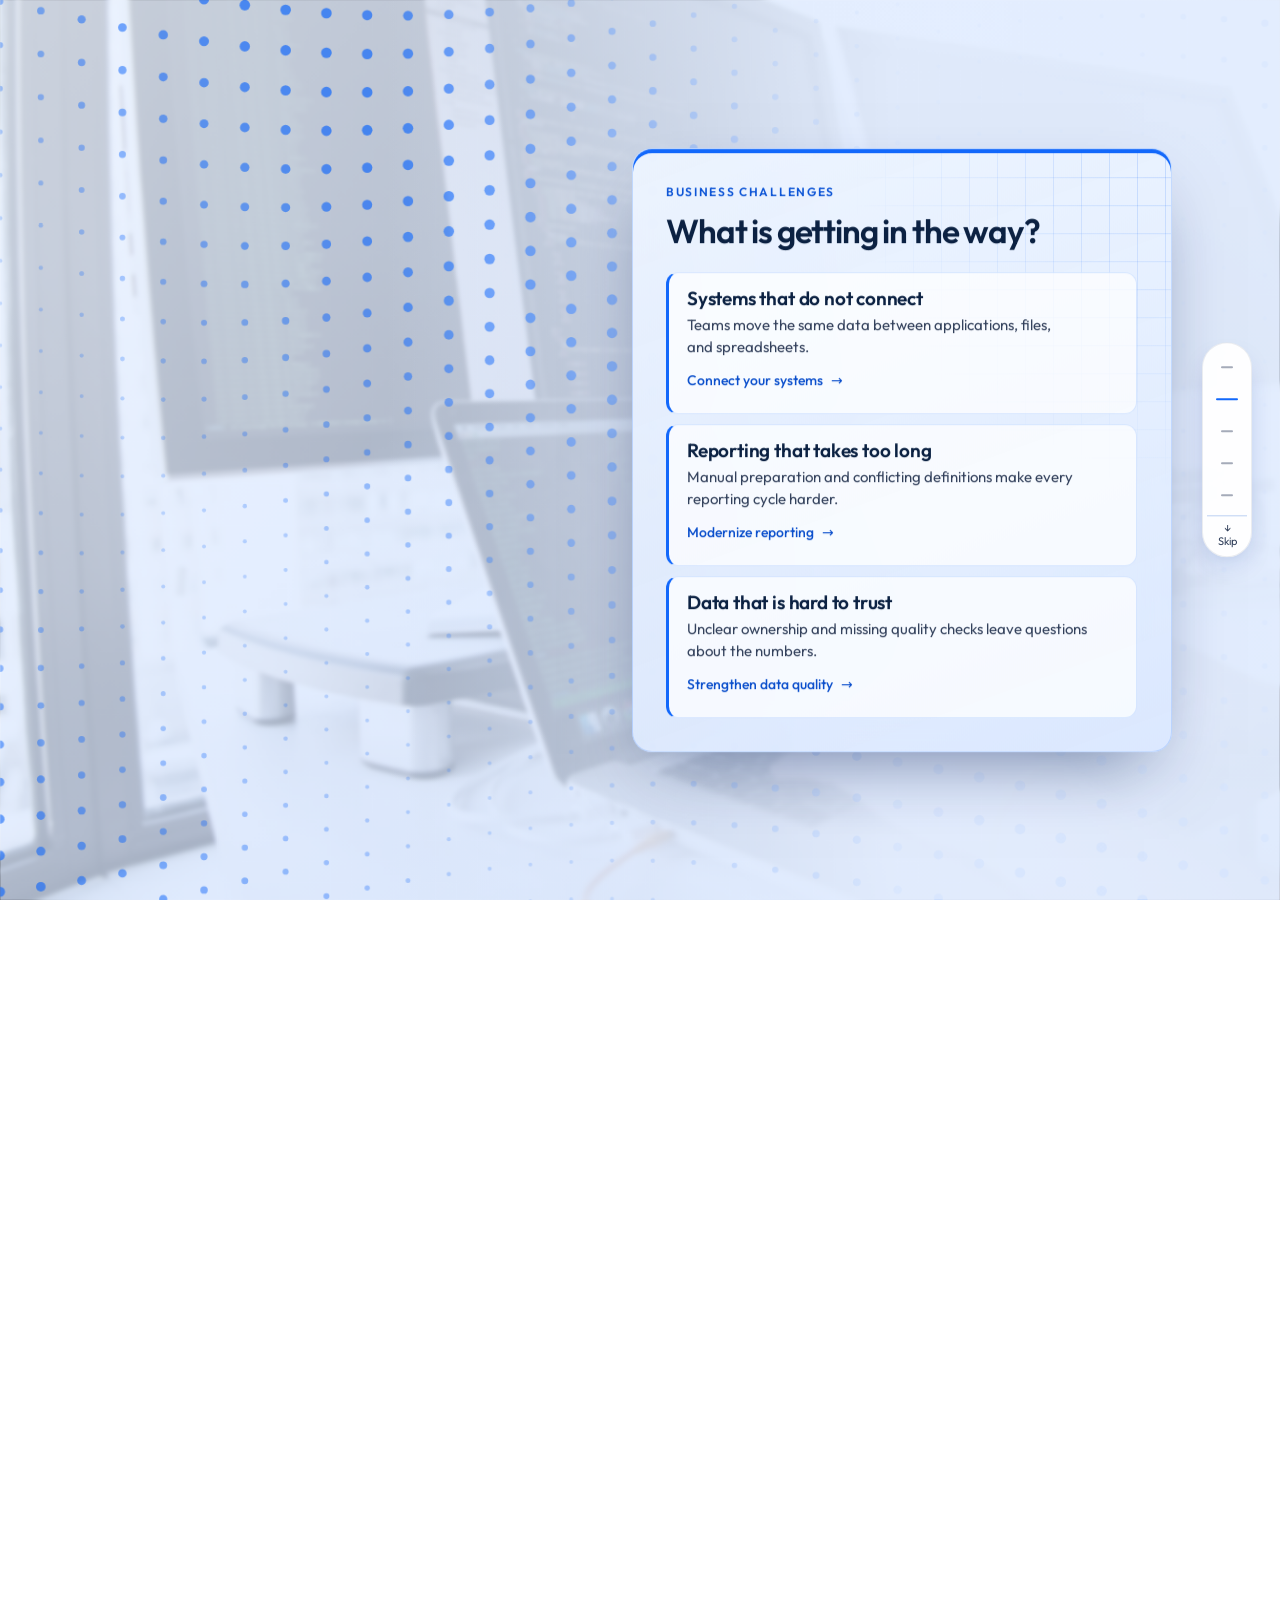
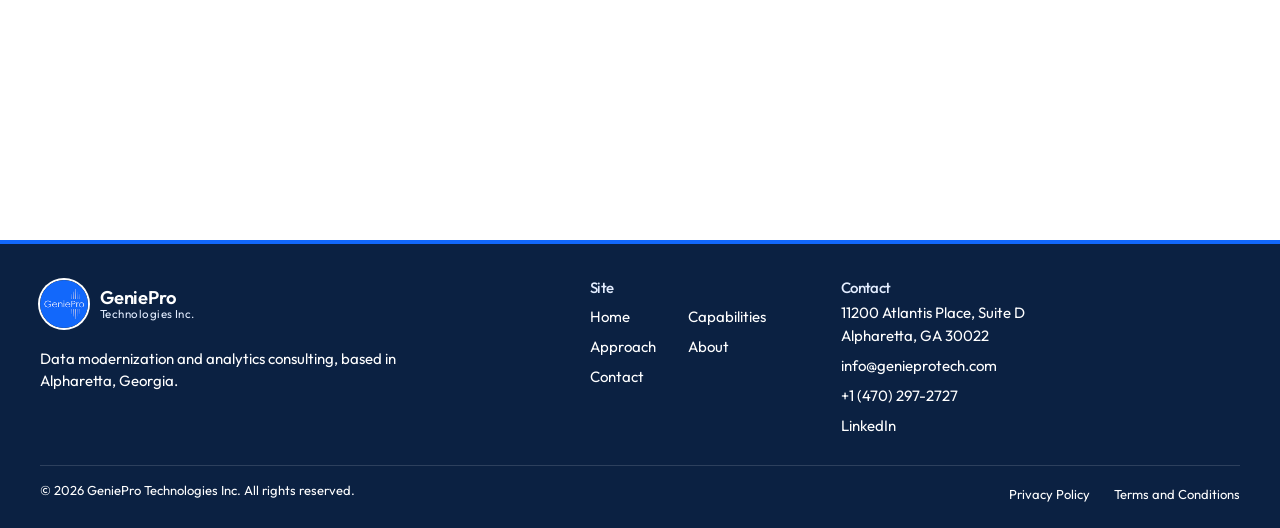
<file: index.html>
<!doctype html>
<html lang="en">
<head>
  <meta charset="utf-8">
  <meta name="viewport" content="width=device-width, initial-scale=1">
  <title>GeniePro Technologies Inc. | Data Modernization and Analytics Consulting</title>
  <meta name="description" content="Data modernization and analytics consulting from GeniePro Technologies Inc.: connect fragmented systems, modernize reporting, and build a dependable data foundation.">
  <link rel="canonical" href="https://www.genieprotech.com/">
  <meta property="og:type" content="website">
  <meta property="og:site_name" content="GeniePro Technologies Inc.">
  <meta property="og:title" content="GeniePro Technologies Inc. | Data Modernization and Analytics Consulting">
  <meta property="og:description" content="Data modernization and analytics consulting from GeniePro Technologies Inc.: connect fragmented systems, modernize reporting, and build a dependable data foundation.">
  <meta property="og:url" content="https://www.genieprotech.com/">
  <meta property="og:image" content="https://www.genieprotech.com/assets/img/og-image.png">
  <meta property="og:image:width" content="1200">
  <meta property="og:image:height" content="630">
  <meta property="og:image:alt" content="GeniePro Technologies Inc. Better data. Clearer decisions.">
  <meta name="twitter:card" content="summary_large_image">
  <script type="application/ld+json">
{
    "@context": "https://schema.org",
    "@type": "ProfessionalService",
    "@id": "https://www.genieprotech.com/#organization",
    "name": "GeniePro Technologies Inc.",
    "alternateName": "GeniePro",
    "description": "Data modernization and analytics consulting: data platforms, data engineering and integration, analytics and reporting, data quality and governance, and AI-ready data foundations.",
    "url": "https://www.genieprotech.com/",
    "logo": "https://www.genieprotech.com/assets/img/geniepro-logo-800.png",
    "image": "https://www.genieprotech.com/assets/img/og-image.png",
    "email": "info@genieprotech.com",
    "telephone": "+1-470-297-2727",
    "address": {
      "@type": "PostalAddress",
      "streetAddress": "11200 Atlantis Place, Suite D",
      "addressLocality": "Alpharetta",
      "addressRegion": "GA",
      "postalCode": "30022",
      "addressCountry": "US"
    },
    "geo": {
      "@type": "GeoCoordinates",
      "latitude": 34.0506917,
      "longitude": -84.2758185
    },
    "sameAs": [
      "https://www.linkedin.com/company/genie-pro-technolgies-inc"
    ]
  }
  </script>
  <link rel="icon" type="image/png" href="assets/img/geniepro-logo.png">
  <link rel="preload" href="assets/fonts/outfit-latin-var.woff2" as="font" type="font/woff2" crossorigin>
  <link rel="stylesheet" href="assets/styles.css?v=footer1">
  <link rel="stylesheet" href="assets/home.css?v=navwhite1">
  <link rel="stylesheet" href="assets/story.css?v=hover1">
  <script>document.documentElement.classList.add("js");</script>
</head>
<body class="home-redesign">
  <a class="skip" href="#main">Skip to content</a>

  <header class="site-header">
    <div class="container header-inner">
      <a class="brand" href="index.html" aria-label="GeniePro Technologies Inc., home">
        <img src="assets/img/geniepro-logo.png" alt="" width="44" height="44">
        <span class="brand-name">GeniePro <small>Technologies Inc.</small></span>
      </a>
      <button class="nav-toggle" type="button" aria-expanded="false" aria-controls="site-nav">Menu</button>
      <nav class="site-nav" id="site-nav" aria-label="Main">
        <ul>
          <li><a href="index.html" aria-current="page">Home</a></li>
          <li><a href="services.html">Capabilities</a></li>
          <li><a href="#approach">Approach</a></li>
          <li><a href="about.html">About</a></li>
          <li><a href="contact.html">Contact</a></li>
        </ul>
        <a class="btn btn-primary" href="contact.html#inquiry" data-inquiry-open>Let's Talk</a>
      </nav>
    </div>
  </header>

  <main id="main">

    <section class="gp-story" id="story" aria-label="GeniePro Technologies Inc. overview">
      <div class="gp-stage">
        <div class="gp-bg gp-bg-photo" data-bg="0" style="background-image:url('assets/img/data-network.jpg')" aria-hidden="true"></div>
        <div class="gp-bg gp-bg-tint gp-bg-blend gp-photo-left" data-bg="1" aria-hidden="true"></div>
        <div class="gp-bg gp-bg-grid gp-bg-blend gp-photo-right" data-bg="2" aria-hidden="true"></div>
        <div class="gp-bg gp-bg-photo" data-bg="3" style="background-image:url('assets/img/workshop.jpg')" aria-hidden="true"></div>
        <div class="gp-bg gp-bg-blue" data-bg="4" aria-hidden="true"></div>


        <div class="gp-frame gp-intro" id="overview" data-frame="0" aria-labelledby="hero-title">
          <a class="gp-hero-brand" href="index.html" aria-label="GeniePro Technologies Inc., home" data-frame="0" data-d="0">
            <img src="assets/img/geniepro-logo-800.png" alt="" width="136" height="136">
            <span>GeniePro <small>Technologies Inc.</small></span>
          </a>
          <h1 id="hero-title" data-frame="0" data-d="0">Better data.<br>Clearer decisions.<br><em>Modern data platforms.</em></h1>
          <p class="gp-lede" data-frame="0" data-d="0.18">Connect your systems. Modernize your reporting. Build a dependable foundation for analytics and AI.</p>
          <div class="gp-actions" data-frame="0" data-d="0.26">
            <a class="btn btn-primary" href="contact.html#inquiry" data-inquiry-open>Let's Talk <span aria-hidden="true">&#8599;</span></a>
            <a class="gp-link" href="#capabilities">Explore our capabilities <span aria-hidden="true">&darr;</span></a>
          </div>
          <div class="gp-hero-aside">
            <div class="gp-aside-card" data-frame="0" data-d="0.34">
              <p class="gp-aside-k">What we help with</p>
              <ul>
                <li><span class="gp-aside-ic" aria-hidden="true"><svg viewBox="0 0 24 24"><ellipse cx="12" cy="6" rx="7" ry="3"/><path d="M5 6v12c0 1.7 3.1 3 7 3s7-1.3 7-3V6M5 12c0 1.7 3.1 3 7 3s7-1.3 7-3"/></svg></span><div><strong>Data platforms</strong><small>Modernize legacy environments</small></div></li>
                <li><span class="gp-aside-ic" aria-hidden="true"><svg viewBox="0 0 24 24"><circle cx="5" cy="6" r="2.5"/><circle cx="5" cy="18" r="2.5"/><circle cx="19" cy="12" r="2.5"/><path d="M7.5 6H11a3 3 0 0 1 3 3v0a3 3 0 0 0 3 3M7.5 18H11a3 3 0 0 0 3-3v0a3 3 0 0 1 3-3"/></svg></span><div><strong>Integration &amp; pipelines</strong><small>Connect the systems you run on</small></div></li>
                <li><span class="gp-aside-ic" aria-hidden="true"><svg viewBox="0 0 24 24"><path d="M4 20V4M4 20h16"/><path d="M8 16v-4M12 16V8M16 16v-6"/></svg></span><div><strong>Analytics &amp; reporting</strong><small>One set of trusted numbers</small></div></li>
                <li><span class="gp-aside-ic" aria-hidden="true"><svg viewBox="0 0 24 24"><path d="M12 3l7 3v5c0 4.5-3 8.3-7 10-4-1.7-7-5.5-7-10V6z"/><path d="M9 12l2 2 4-4"/></svg></span><div><strong>Governance &amp; AI readiness</strong><small>Quality and access you can rely on</small></div></li>
              </ul>
              <a class="gp-aside-link" href="#capabilities">See all capabilities <span aria-hidden="true">&rarr;</span></a>
            </div>
          </div>
        </div>

        <div class="gp-frame gp-card gp-right" id="challenges" data-frame="1" aria-labelledby="challenges-title">
          <p class="gp-k" data-frame="1" data-d="0">Business challenges</p>
          <h2 id="challenges-title" data-frame="1" data-d="0.08">What is getting in the way?</h2>
          <ul class="gp-list">
            <li data-frame="1" data-d="0.2"><h3>Systems that do not connect</h3><p>Teams move the same data between applications, files, and spreadsheets.</p><a href="services.html#engineering">Connect your systems <span aria-hidden="true">&rarr;</span></a></li>
            <li data-frame="1" data-d="0.28"><h3>Reporting that takes too long</h3><p>Manual preparation and conflicting definitions make every reporting cycle harder.</p><a href="services.html#analytics">Modernize reporting <span aria-hidden="true">&rarr;</span></a></li>
            <li data-frame="1" data-d="0.36"><h3>Data that is hard to trust</h3><p>Unclear ownership and missing quality checks leave questions about the numbers.</p><a href="services.html#governance">Strengthen data quality <span aria-hidden="true">&rarr;</span></a></li>
          </ul>
        </div>

        <div class="gp-frame gp-card gp-left gp-wide" id="capabilities" data-frame="2" aria-labelledby="cap-title">
          <p class="gp-k" data-frame="2" data-d="0">Our capabilities</p>
          <h2 id="cap-title" data-frame="2" data-d="0.08">The expertise to move forward.</h2>
          <ul class="gp-caps">
            <li data-frame="2" data-d="0.18"><a href="services.html#platform"><span>01</span><strong>Data Platform Modernization</strong><small>Plan a phased migration to a maintainable platform.</small></a></li>
            <li data-frame="2" data-d="0.22"><a href="services.html#engineering"><span>02</span><strong>Data Engineering &amp; Integration</strong><small>Connected systems and monitored pipelines.</small></a></li>
            <li data-frame="2" data-d="0.26"><a href="services.html#analytics"><span>03</span><strong>Analytics &amp; Reporting</strong><small>Shared definitions and clearer reporting.</small></a></li>
            <li data-frame="2" data-d="0.30"><a href="services.html#governance"><span>04</span><strong>Data Quality &amp; Governance</strong><small>Ownership, access, and checks people can rely on.</small></a></li>
            <li data-frame="2" data-d="0.34"><a href="services.html#ai"><span>05</span><strong>AI-Ready Data Foundations</strong><small>Dependable, governed data before investing in AI.</small></a></li>
            <li data-frame="2" data-d="0.38"><a href="services.html#consulting"><span>06</span><strong>Software &amp; IT Delivery</strong><small>Custom software, cloud and DevOps, mobile apps, and IT consulting.</small></a></li>
          </ul>
        </div>

        <div class="gp-frame gp-card gp-right" id="approach" data-frame="3" aria-labelledby="approach-title">
          <p class="gp-k" data-frame="3" data-d="0">A practical path forward</p>
          <h2 id="approach-title" data-frame="3" data-d="0.08">A clear plan. Practical delivery.</h2>
          <ol class="gp-steps">
            <li data-frame="3" data-d="0.18"><span>01</span><div><h3>Assess</h3><p>Review current systems, dependencies, and priorities.</p></div></li>
            <li data-frame="3" data-d="0.24"><span>02</span><div><h3>Design</h3><p>Define the architecture and migration roadmap.</p></div></li>
            <li data-frame="3" data-d="0.30"><span>03</span><div><h3>Migrate &amp; validate</h3><p>Migrate in phases and validate against existing results.</p></div></li>
            <li data-frame="3" data-d="0.36"><span>04</span><div><h3>Improve</h3><p>Add monitoring, documentation, and handover.</p></div></li>
          </ol>
          <a class="gp-link" data-frame="3" data-d="0.42" href="about.html">Get to know GeniePro <span aria-hidden="true">&#8599;</span></a>
        </div>

        <div class="gp-frame gp-card gp-center" id="contact" data-frame="4" aria-labelledby="contact-title">
          <img class="gp-contact-logo" src="assets/img/geniepro-logo.png" alt="GeniePro Technologies Inc." width="72" height="72" data-frame="4" data-d="0">
          <p class="gp-k" data-frame="4" data-d="0.04">Start a conversation</p>
          <h2 id="contact-title" data-frame="4" data-d="0.08">Let's discuss your data landscape.</h2>
          <p class="gp-text" data-frame="4" data-d="0.18">Tell us about your systems, reporting challenges, or planned initiative. We will reply by email to set up a first conversation.</p>
          <div class="gp-actions" data-frame="4" data-d="0.26">
            <a class="btn btn-primary" href="contact.html#inquiry" data-inquiry-open>Let's Talk <span aria-hidden="true">&#8599;</span></a>
            <a class="gp-link" href="mailto:info@genieprotech.com">info@genieprotech.com</a>
          </div>
        </div>

        <div class="gp-rail-wrap">
        <nav class="gp-rail" aria-label="Homepage sections">
          <button type="button" data-step="0"><span class="gp-lab">Overview</span><span class="gp-tick" aria-hidden="true"></span></button>
          <button type="button" data-step="1"><span class="gp-lab">Challenges</span><span class="gp-tick" aria-hidden="true"></span></button>
          <button type="button" data-step="2"><span class="gp-lab">Capabilities</span><span class="gp-tick" aria-hidden="true"></span></button>
          <button type="button" data-step="3"><span class="gp-lab">Approach</span><span class="gp-tick" aria-hidden="true"></span></button>
          <button type="button" data-step="4"><span class="gp-lab">Contact</span><span class="gp-tick" aria-hidden="true"></span></button>
        </nav>
        <button type="button" class="gp-skip" aria-label="Skip to the end of this section" hidden><span aria-hidden="true">&darr;</span> Skip</button>
        </div>
      </div>
    </section>

  </main>

  <footer class="site-footer">
    <div class="container">
      <div class="footer-grid">
        <div class="footer-brand">
          <a class="brand" href="index.html" aria-label="GeniePro Technologies Inc., home">
            <img src="assets/img/geniepro-logo.png" alt="" width="44" height="44">
            <span class="brand-name">GeniePro <small>Technologies Inc.</small></span>
          </a>
          <p>Data modernization and analytics consulting, based in Alpharetta, Georgia.</p>
        </div>
        <nav aria-label="Footer">
          <h2>Site</h2>
          <ul>
            <li><a href="index.html">Home</a></li>
            <li><a href="services.html">Capabilities</a></li>
            <li><a href="index.html#approach">Approach</a></li>
            <li><a href="about.html">About</a></li>
            <li><a href="contact.html">Contact</a></li>
          </ul>
        </nav>
        <div>
          <h2>Contact</h2>
          <address>
            <p>11200 Atlantis Place, Suite D<br>Alpharetta, GA 30022</p>
            <a href="mailto:info@genieprotech.com">info@genieprotech.com</a><br>
            <a href="tel:+14702972727">+1 (470) 297-2727</a><br>
            <a href="https://www.linkedin.com/company/genie-pro-technolgies-inc" rel="noopener">LinkedIn</a>
          </address>
        </div>
      </div>
      <div class="footer-base">
        <p>&copy; 2026 GeniePro Technologies Inc. All rights reserved.</p>
        <ul>
          <li><a href="privacy-policy.html">Privacy Policy</a></li>
          <li><a href="terms-and-conditions.html">Terms and Conditions</a></li>
        </ul>
      </div>
    </div>
  </footer>


  <dialog class="inquiry-dialog" id="inquiry-dialog" aria-labelledby="inquiry-dialog-title">
    <div class="inquiry-dialog-inner">
      <button class="dialog-close" type="button" aria-label="Close inquiry form">&times;</button>
      <div class="dialog-heading"><h2 id="inquiry-dialog-title">Let's discuss your data landscape.</h2><p>Tell us about your systems, reporting challenges, or planned data initiative.</p></div>
        <form class="inquiry" id="inquiry-form" action="mailto:info@genieprotech.com" method="post" enctype="text/plain" data-endpoint="" data-mailto="info@genieprotech.com">
          <div class="field">
            <label for="f-name">Name</label>
            <input id="f-name" name="name" type="text" autocomplete="name" required aria-describedby="f-name-error">
            <p class="error" id="f-name-error" aria-live="polite"></p>
          </div>
          <div class="field">
            <label for="f-email">Work email</label>
            <input id="f-email" name="email" type="email" autocomplete="email" required aria-describedby="f-email-error">
            <p class="error" id="f-email-error" aria-live="polite"></p>
          </div>
          <div class="field">
            <label for="f-company">Company <i>(optional)</i></label>
            <input id="f-company" name="company" type="text" autocomplete="organization">
          </div>
          <div class="field">
            <label for="f-message">What are you looking to modernize?</label>
            <p class="hint" id="f-message-hint">Tell us about your current systems, reporting challenges, or planned initiative.</p>
            <textarea id="f-message" name="message" rows="5" required aria-describedby="f-message-hint f-message-error"></textarea>
            <p class="error" id="f-message-error" aria-live="polite"></p>
          </div>
          <div class="hp" aria-hidden="true">
            <label for="f-website">Leave this field empty</label>
            <input id="f-website" name="website" type="text" tabindex="-1" autocomplete="off">
          </div>
          <div class="form-foot">
            <button class="btn btn-primary" type="submit">Send Inquiry</button>
            <p class="form-status" role="status"></p>
          </div>
        </form>
      <p class="dialog-alternative">Prefer a separate page? <a href="contact.html#inquiry">Visit Contact</a></p>
    </div>
  </dialog>

  <script src="assets/site.js?v=contact-popup-2" defer></script>
  <script src="assets/story.js?v=hdr-frame1" defer></script>
</body>
</html>
</file>
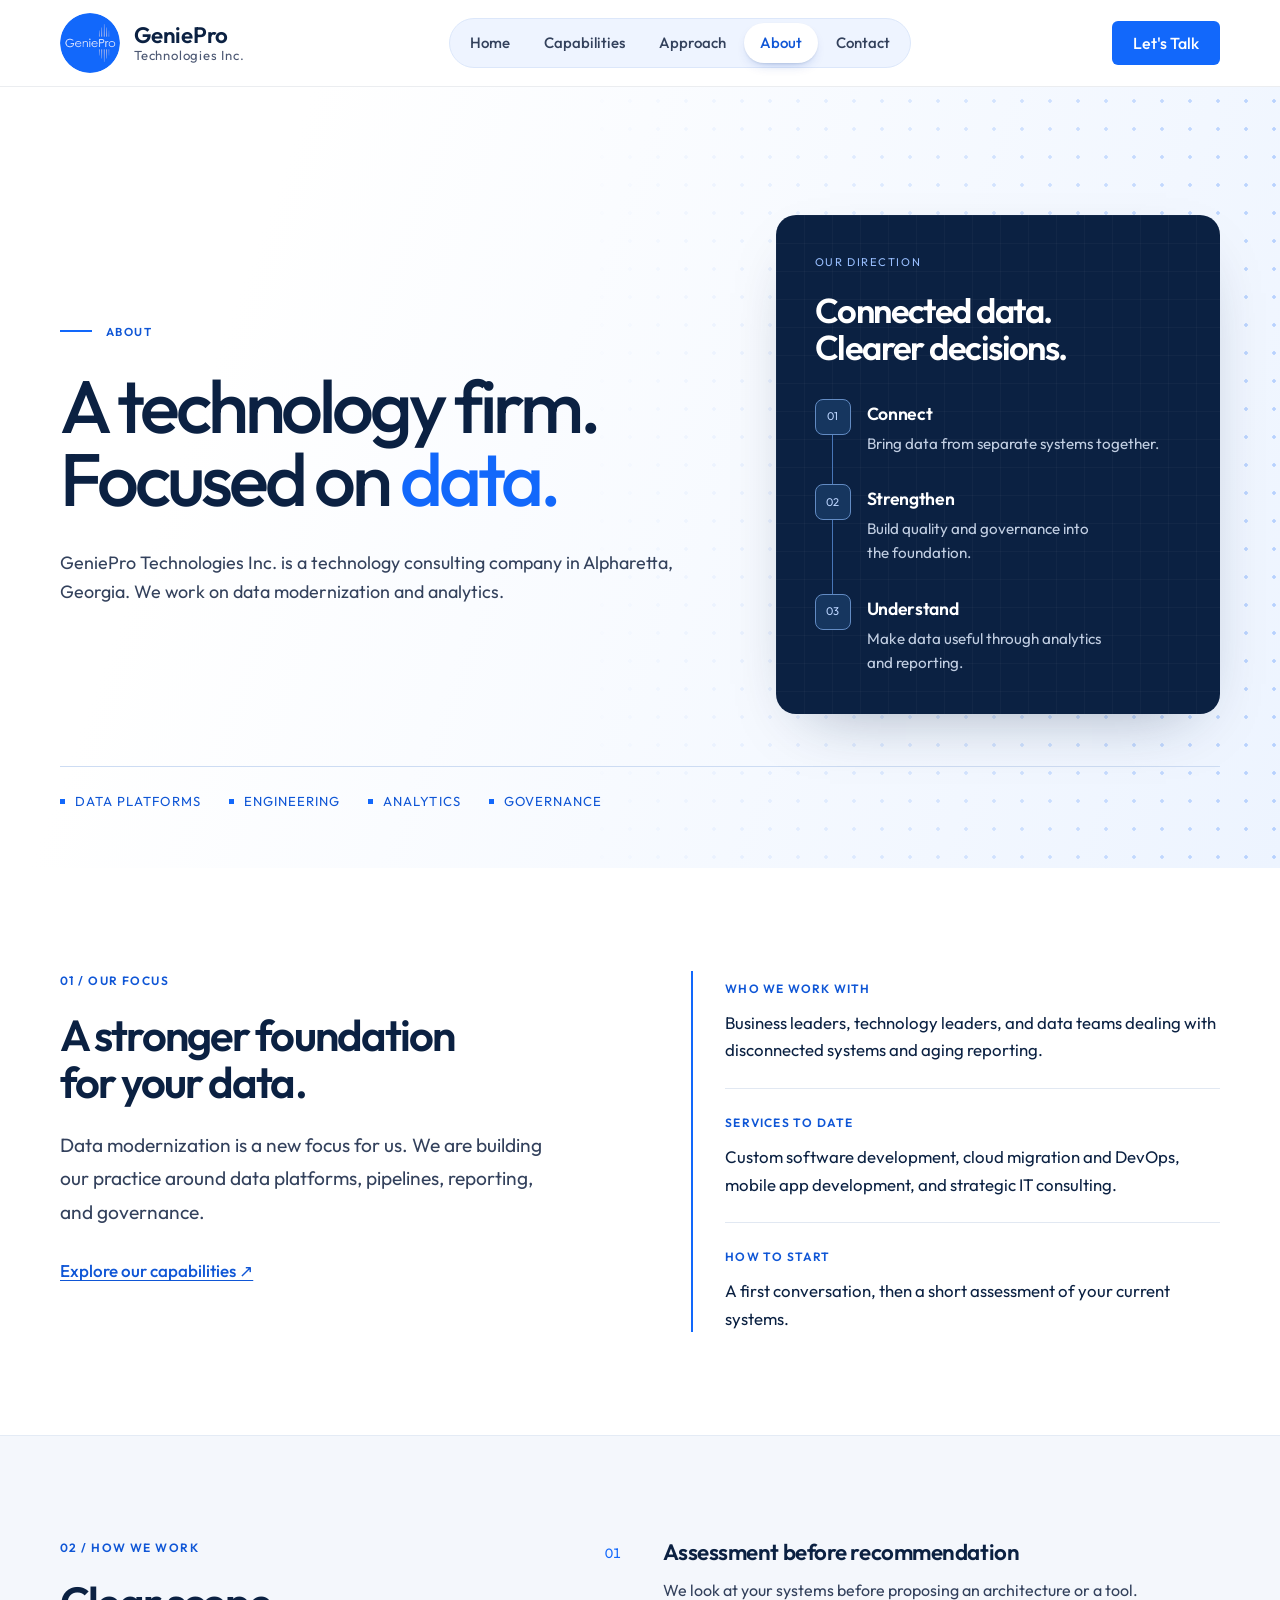
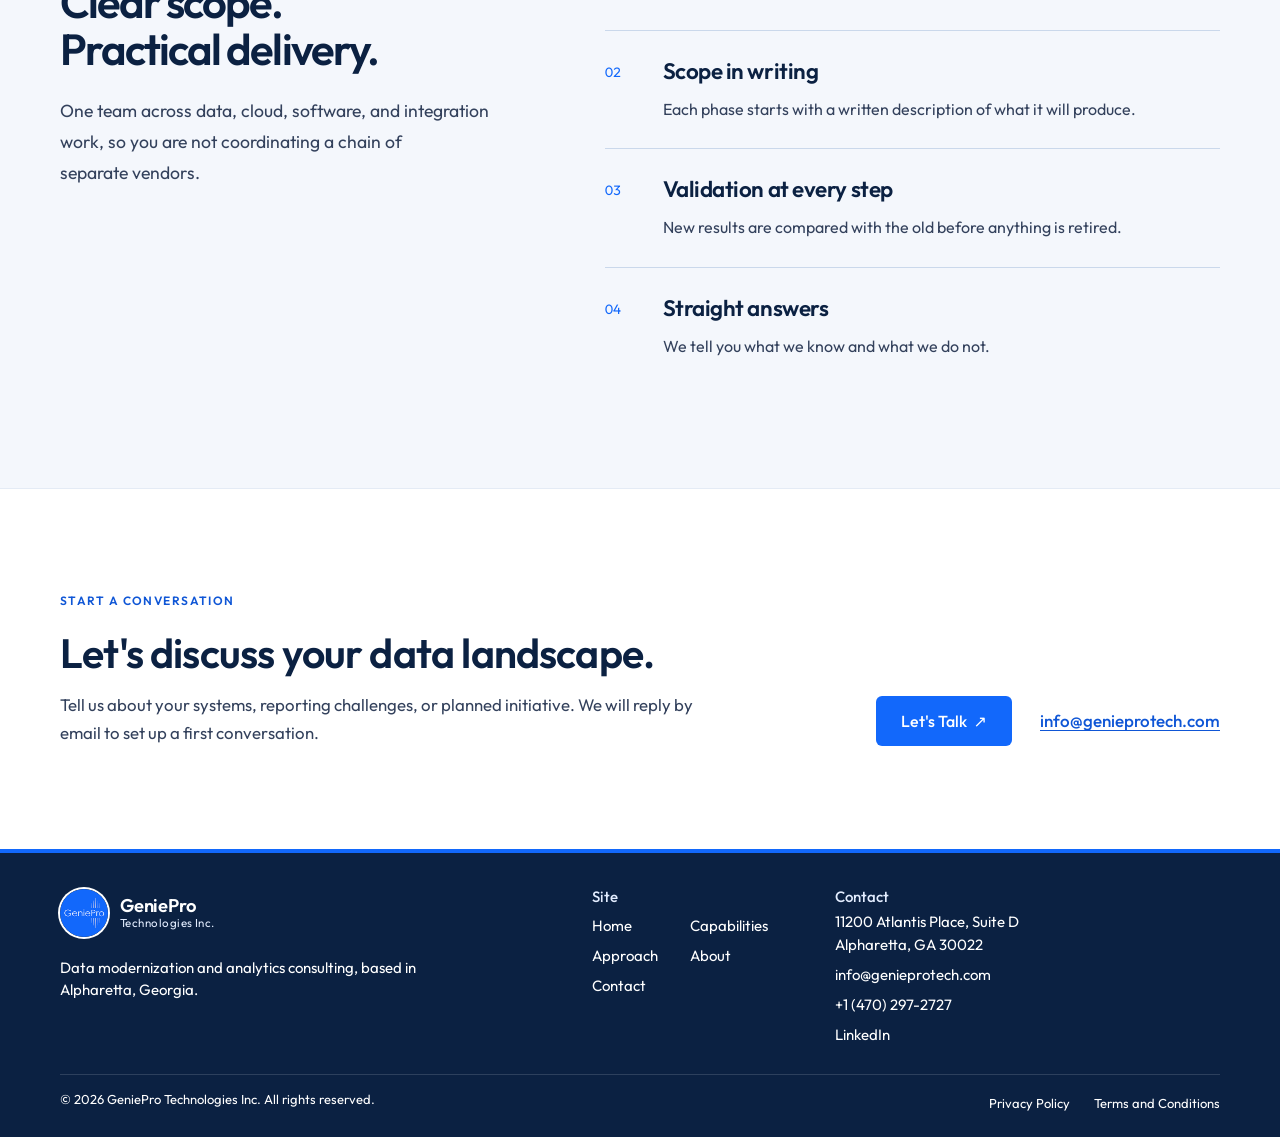
<file: about.html>
<!doctype html>
<html lang="en">
<head>
  <meta charset="utf-8">
  <meta name="viewport" content="width=device-width, initial-scale=1">
  <title>About | GeniePro Technologies Inc.</title>
  <meta name="description" content="GeniePro Technologies Inc. is a technology consulting company in Alpharetta, Georgia, focused on data modernization and analytics.">
  <link rel="canonical" href="https://www.genieprotech.com/about">
  <meta property="og:type" content="website">
  <meta property="og:site_name" content="GeniePro Technologies Inc.">
  <meta property="og:title" content="About | GeniePro Technologies Inc.">
  <meta property="og:description" content="GeniePro Technologies Inc. is a technology consulting company in Alpharetta, Georgia, focused on data modernization and analytics.">
  <meta property="og:url" content="https://www.genieprotech.com/about">
  <meta property="og:image" content="https://www.genieprotech.com/assets/img/og-image.png">
  <meta property="og:image:width" content="1200">
  <meta property="og:image:height" content="630">
  <meta property="og:image:alt" content="GeniePro Technologies Inc. Better data. Clearer decisions.">
  <meta name="twitter:card" content="summary_large_image">
  <link rel="icon" type="image/png" href="assets/img/geniepro-logo.png">
  <link rel="preload" href="assets/fonts/outfit-latin-var.woff2" as="font" type="font/woff2" crossorigin>
  <link rel="stylesheet" href="assets/styles.css?v=footer1">
  <link rel="stylesheet" href="assets/about.css?v=cta1">
  <script>document.documentElement.classList.add("js");</script>
</head>
<body>
  <a class="skip" href="#main">Skip to content</a>

  <header class="site-header">
    <div class="container header-inner">
      <a class="brand" href="index.html" aria-label="GeniePro Technologies Inc., home">
        <img src="assets/img/geniepro-logo.png" alt="" width="44" height="44">
        <span class="brand-name">GeniePro <small>Technologies Inc.</small></span>
      </a>
      <button class="nav-toggle" type="button" aria-expanded="false" aria-controls="site-nav">Menu</button>
      <nav class="site-nav" id="site-nav" aria-label="Main">
        <ul>
          <li><a href="index.html">Home</a></li>
          <li><a href="services.html">Capabilities</a></li>
          <li><a href="index.html#approach">Approach</a></li>
          <li><a href="about.html" aria-current="page">About</a></li>
          <li><a href="contact.html">Contact</a></li>
        </ul>
        <a class="btn btn-primary" href="contact.html#inquiry">Let's Talk</a>
      </nav>
    </div>
  </header>

  <main id="main" class="ab-main">

    <section class="ab-hero" aria-labelledby="about-title">
      <div class="container ab-hero-grid">
        <div class="ab-hero-copy">
          <p class="label">About</p>
          <h1 id="about-title">A technology firm.<br>Focused on <em>data.</em></h1>
          <p class="lede">GeniePro Technologies Inc. is a technology consulting company in Alpharetta, Georgia. We work on data modernization and analytics.</p>
        </div>
        <aside class="ab-data-panel" aria-labelledby="data-panel-title">
          <p class="ab-panel-label">Our direction</p>
          <h2 id="data-panel-title">Connected data.<br>Clearer decisions.</h2>
          <ol class="ab-data-flow">
            <li><span class="ab-flow-number" aria-hidden="true">01</span><div><h3>Connect</h3><p>Bring data from separate systems together.</p></div></li>
            <li><span class="ab-flow-number" aria-hidden="true">02</span><div><h3>Strengthen</h3><p>Build quality and governance into the foundation.</p></div></li>
            <li><span class="ab-flow-number" aria-hidden="true">03</span><div><h3>Understand</h3><p>Make data useful through analytics and reporting.</p></div></li>
          </ol>
        </aside>
        <div class="ab-tags" aria-label="Areas of focus"><span>Data platforms</span><span>Engineering</span><span>Analytics</span><span>Governance</span></div>
      </div>
    </section>

    <section class="ab-focus" aria-labelledby="focus-title">
      <div class="container ab-focus-grid">
        <div class="ab-focus-copy">
          <p class="ab-section-label">01 / Our focus</p>
          <h2 id="focus-title">A stronger foundation<br>for your data.</h2>
          <p class="ab-statement">Data modernization is a new focus for us. We are building our practice around data platforms, pipelines, reporting, and governance.</p>
          <a href="services.html">Explore our capabilities <span aria-hidden="true">↗</span></a>
        </div>
        <dl class="ab-facts">
          <div><dt>Who we work with</dt><dd>Business leaders, technology leaders, and data teams dealing with disconnected systems and aging reporting.</dd></div>
          <div><dt>Services to date</dt><dd>Custom software development, cloud migration and DevOps, mobile app development, and strategic IT consulting.</dd></div>
          <div><dt>How to start</dt><dd>A first conversation, then a short assessment of your current systems.</dd></div>
        </dl>
      </div>
    </section>

    <section class="ab-work" aria-labelledby="expect-title">
      <div class="container">
        <div class="ab-work-head">
          <div>
            <p class="ab-section-label">02 / How we work</p>
            <h2 id="expect-title">Clear scope.<br>Practical delivery.</h2>
          </div>
          <p class="lede">One team across data, cloud, software, and integration work, so you are not coordinating a chain of separate vendors.</p>
        </div>
        <ol class="ab-principles">
          <li><span aria-hidden="true">01</span><h3>Assessment before recommendation</h3><p>We look at your systems before proposing an architecture or a tool.</p></li>
          <li><span aria-hidden="true">02</span><h3>Scope in writing</h3><p>Each phase starts with a written description of what it will produce.</p></li>
          <li><span aria-hidden="true">03</span><h3>Validation at every step</h3><p>New results are compared with the old before anything is retired.</p></li>
          <li><span aria-hidden="true">04</span><h3>Straight answers</h3><p>We tell you what we know and what we do not.</p></li>
        </ol>
      </div>
    </section>

    <section class="ab-cta" aria-labelledby="cta-title">
      <div class="container ab-cta-inner">
        <div>
          <p class="ab-section-label">Start a conversation</p>
          <h2 id="cta-title">Let's discuss your data landscape.</h2>
          <p>Tell us about your systems, reporting challenges, or planned initiative. We will reply by email to set up a first conversation.</p>
        </div>
        <div class="ab-cta-actions">
          <a class="btn btn-primary" href="contact.html#inquiry">Let's Talk <span aria-hidden="true">&#8599;</span></a>
          <a href="mailto:info@genieprotech.com">info@genieprotech.com</a>
        </div>
      </div>
    </section>

  </main>

  <footer class="site-footer">
    <div class="container">
      <div class="footer-grid">
        <div class="footer-brand">
          <a class="brand" href="index.html" aria-label="GeniePro Technologies Inc., home">
            <img src="assets/img/geniepro-logo.png" alt="" width="44" height="44">
            <span class="brand-name">GeniePro <small>Technologies Inc.</small></span>
          </a>
          <p>Data modernization and analytics consulting, based in Alpharetta, Georgia.</p>
        </div>
        <nav aria-label="Footer">
          <h2>Site</h2>
          <ul>
            <li><a href="index.html">Home</a></li>
            <li><a href="services.html">Capabilities</a></li>
            <li><a href="index.html#approach">Approach</a></li>
            <li><a href="about.html">About</a></li>
            <li><a href="contact.html">Contact</a></li>
          </ul>
        </nav>
        <div>
          <h2>Contact</h2>
          <address>
            <p>11200 Atlantis Place, Suite D<br>Alpharetta, GA 30022</p>
            <a href="mailto:info@genieprotech.com">info@genieprotech.com</a><br>
            <a href="tel:+14702972727">+1 (470) 297-2727</a><br>
            <a href="https://www.linkedin.com/company/genie-pro-technolgies-inc" rel="noopener">LinkedIn</a>
          </address>
        </div>
      </div>
      <div class="footer-base">
        <p>&copy; 2026 GeniePro Technologies Inc. All rights reserved.</p>
        <ul>
          <li><a href="privacy-policy.html">Privacy Policy</a></li>
          <li><a href="terms-and-conditions.html">Terms and Conditions</a></li>
        </ul>
      </div>
    </div>
  </footer>

  <script src="assets/site.js" defer></script>
</body>
</html>
</file>
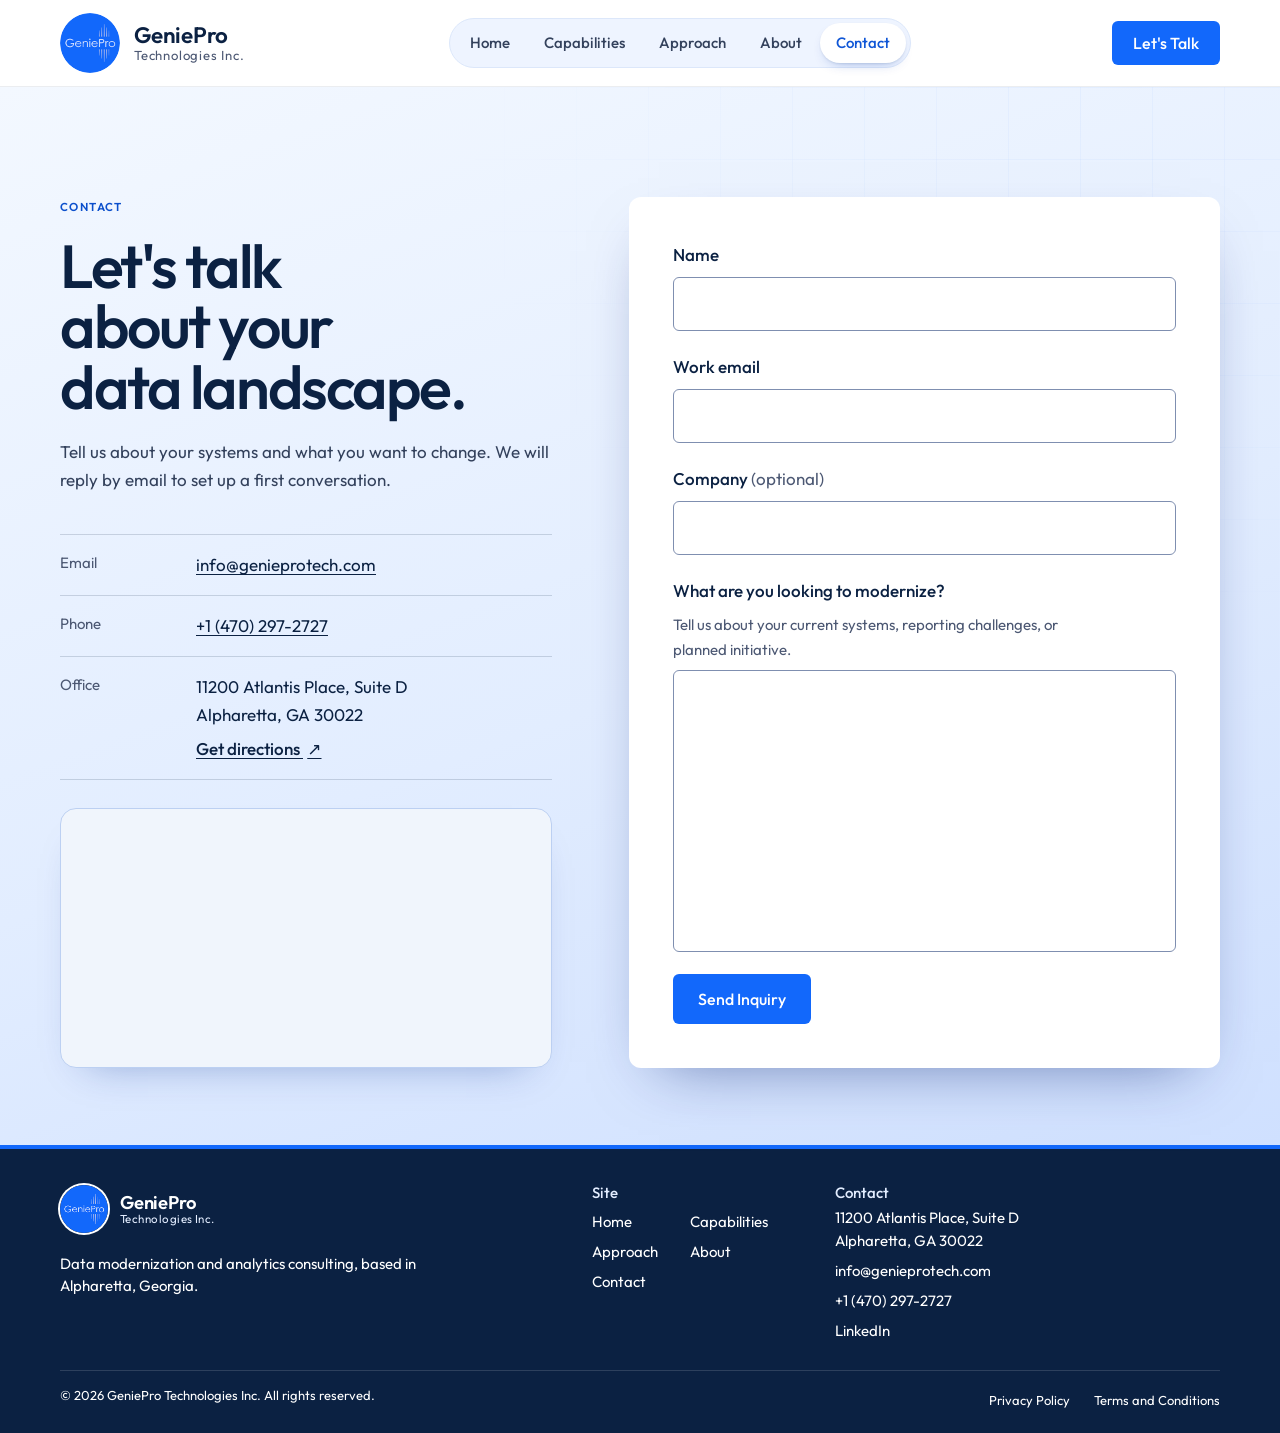
<file: contact.html>
<!doctype html>
<html lang="en">
<head>
  <meta charset="utf-8">
  <meta name="viewport" content="width=device-width, initial-scale=1">
  <title>Contact | GeniePro Technologies Inc.</title>
  <meta name="description" content="Tell GeniePro Technologies Inc. about your current systems, reporting challenges, or planned data initiative.">
  <link rel="canonical" href="https://www.genieprotech.com/contact">
  <meta property="og:type" content="website">
  <meta property="og:site_name" content="GeniePro Technologies Inc.">
  <meta property="og:title" content="Contact | GeniePro Technologies Inc.">
  <meta property="og:description" content="Tell GeniePro Technologies Inc. about your current systems, reporting challenges, or planned data initiative.">
  <meta property="og:url" content="https://www.genieprotech.com/contact">
  <meta property="og:image" content="https://www.genieprotech.com/assets/img/og-image.png">
  <meta property="og:image:width" content="1200">
  <meta property="og:image:height" content="630">
  <meta property="og:image:alt" content="GeniePro Technologies Inc. Better data. Clearer decisions.">
  <meta name="twitter:card" content="summary_large_image">
  <script type="application/ld+json">
{
    "@context": "https://schema.org",
    "@type": "ProfessionalService",
    "@id": "https://www.genieprotech.com/#organization",
    "name": "GeniePro Technologies Inc.",
    "alternateName": "GeniePro",
    "description": "Data modernization and analytics consulting: data platforms, data engineering and integration, analytics and reporting, data quality and governance, and AI-ready data foundations.",
    "url": "https://www.genieprotech.com/",
    "logo": "https://www.genieprotech.com/assets/img/geniepro-logo-800.png",
    "image": "https://www.genieprotech.com/assets/img/og-image.png",
    "email": "info@genieprotech.com",
    "telephone": "+1-470-297-2727",
    "address": {
      "@type": "PostalAddress",
      "streetAddress": "11200 Atlantis Place, Suite D",
      "addressLocality": "Alpharetta",
      "addressRegion": "GA",
      "postalCode": "30022",
      "addressCountry": "US"
    },
    "geo": {
      "@type": "GeoCoordinates",
      "latitude": 34.0506917,
      "longitude": -84.2758185
    },
    "sameAs": [
      "https://www.linkedin.com/company/genie-pro-technolgies-inc"
    ]
  }
  </script>
  <link rel="icon" type="image/png" href="assets/img/geniepro-logo.png">
  <link rel="preload" href="assets/fonts/outfit-latin-var.woff2" as="font" type="font/woff2" crossorigin>
  <link rel="stylesheet" href="assets/styles.css?v=footer1">
  <script>document.documentElement.classList.add("js");</script>
</head>
<body>
  <a class="skip" href="#main">Skip to content</a>

  <header class="site-header">
    <div class="container header-inner">
      <a class="brand" href="index.html" aria-label="GeniePro Technologies Inc., home">
        <img src="assets/img/geniepro-logo.png" alt="" width="44" height="44">
        <span class="brand-name">GeniePro <small>Technologies Inc.</small></span>
      </a>
      <button class="nav-toggle" type="button" aria-expanded="false" aria-controls="site-nav">Menu</button>
      <nav class="site-nav" id="site-nav" aria-label="Main">
        <ul>
          <li><a href="index.html">Home</a></li>
          <li><a href="services.html">Capabilities</a></li>
          <li><a href="index.html#approach">Approach</a></li>
          <li><a href="about.html">About</a></li>
          <li><a href="contact.html" aria-current="page">Contact</a></li>
        </ul>
        <a class="btn btn-primary" href="#inquiry">Let's Talk</a>
      </nav>
    </div>
  </header>

  <main id="main">

    <section class="page-head on-navy grid-bg" id="inquiry" aria-labelledby="contact-title">
      <div class="container contact-grid">
        <div class="contact-copy">
          <p class="label">Contact</p>
          <h1 id="contact-title">Let's talk about your data landscape.</h1>
          <p>Tell us about your systems and what you want to change. We will reply by email to set up a first conversation.</p>
          <dl class="facts">
            <div><dt>Email</dt><dd><a href="mailto:info@genieprotech.com">info@genieprotech.com</a></dd></div>
            <div><dt>Phone</dt><dd><a href="tel:+14702972727">+1 (470) 297-2727</a></dd></div>
            <div><dt>Office</dt><dd>11200 Atlantis Place, Suite D<br>Alpharetta, GA 30022<br><a class="directions" href="https://www.google.com/maps/dir/?api=1&amp;destination=11200%20Atlantis%20Place%2C%20Suite%20D%2C%20Alpharetta%2C%20GA%2030022" target="_blank" rel="noopener">Get directions <span aria-hidden="true">&#8599;</span></a></dd></div>
          </dl>
          <div class="contact-map">
            <iframe src="https://maps.google.com/maps?q=11200%20Atlantis%20Place%2C%20Suite%20D%2C%20Alpharetta%2C%20GA%2030022&amp;z=15&amp;output=embed" title="Map showing GeniePro Technologies Inc. at 11200 Atlantis Place, Suite D, Alpharetta, GA 30022" loading="lazy" referrerpolicy="no-referrer-when-downgrade" allowfullscreen></iframe>
          </div>
        </div>

        <form class="inquiry" id="inquiry-form" action="mailto:info@genieprotech.com" method="post" enctype="text/plain" data-endpoint="" data-mailto="info@genieprotech.com">
          <div class="field">
            <label for="f-name">Name</label>
            <input id="f-name" name="name" type="text" autocomplete="name" required aria-describedby="f-name-error">
            <p class="error" id="f-name-error" aria-live="polite"></p>
          </div>
          <div class="field">
            <label for="f-email">Work email</label>
            <input id="f-email" name="email" type="email" autocomplete="email" required aria-describedby="f-email-error">
            <p class="error" id="f-email-error" aria-live="polite"></p>
          </div>
          <div class="field">
            <label for="f-company">Company <i>(optional)</i></label>
            <input id="f-company" name="company" type="text" autocomplete="organization">
          </div>
          <div class="field">
            <label for="f-message">What are you looking to modernize?</label>
            <p class="hint" id="f-message-hint">Tell us about your current systems, reporting challenges, or planned initiative.</p>
            <textarea id="f-message" name="message" rows="5" required aria-describedby="f-message-hint f-message-error"></textarea>
            <p class="error" id="f-message-error" aria-live="polite"></p>
          </div>
          <div class="hp" aria-hidden="true">
            <label for="f-website">Leave this field empty</label>
            <input id="f-website" name="website" type="text" tabindex="-1" autocomplete="off">
          </div>
          <div class="form-foot">
            <button class="btn btn-primary" type="submit">Send Inquiry</button>
            <p class="form-status" role="status"></p>
          </div>
        </form>
      </div>
    </section>


  </main>

  <footer class="site-footer">
    <div class="container">
      <div class="footer-grid">
        <div class="footer-brand">
          <a class="brand" href="index.html" aria-label="GeniePro Technologies Inc., home">
            <img src="assets/img/geniepro-logo.png" alt="" width="44" height="44">
            <span class="brand-name">GeniePro <small>Technologies Inc.</small></span>
          </a>
          <p>Data modernization and analytics consulting, based in Alpharetta, Georgia.</p>
        </div>
        <nav aria-label="Footer">
          <h2>Site</h2>
          <ul>
            <li><a href="index.html">Home</a></li>
            <li><a href="services.html">Capabilities</a></li>
            <li><a href="index.html#approach">Approach</a></li>
            <li><a href="about.html">About</a></li>
            <li><a href="contact.html">Contact</a></li>
          </ul>
        </nav>
        <div>
          <h2>Contact</h2>
          <address>
            <p>11200 Atlantis Place, Suite D<br>Alpharetta, GA 30022</p>
            <a href="mailto:info@genieprotech.com">info@genieprotech.com</a><br>
            <a href="tel:+14702972727">+1 (470) 297-2727</a><br>
            <a href="https://www.linkedin.com/company/genie-pro-technolgies-inc" rel="noopener">LinkedIn</a>
          </address>
        </div>
      </div>
      <div class="footer-base">
        <p>&copy; 2026 GeniePro Technologies Inc. All rights reserved.</p>
        <ul>
          <li><a href="privacy-policy.html">Privacy Policy</a></li>
          <li><a href="terms-and-conditions.html">Terms and Conditions</a></li>
        </ul>
      </div>
    </div>
  </footer>

  <script src="assets/site.js" defer></script>
</body>
</html>
</file>
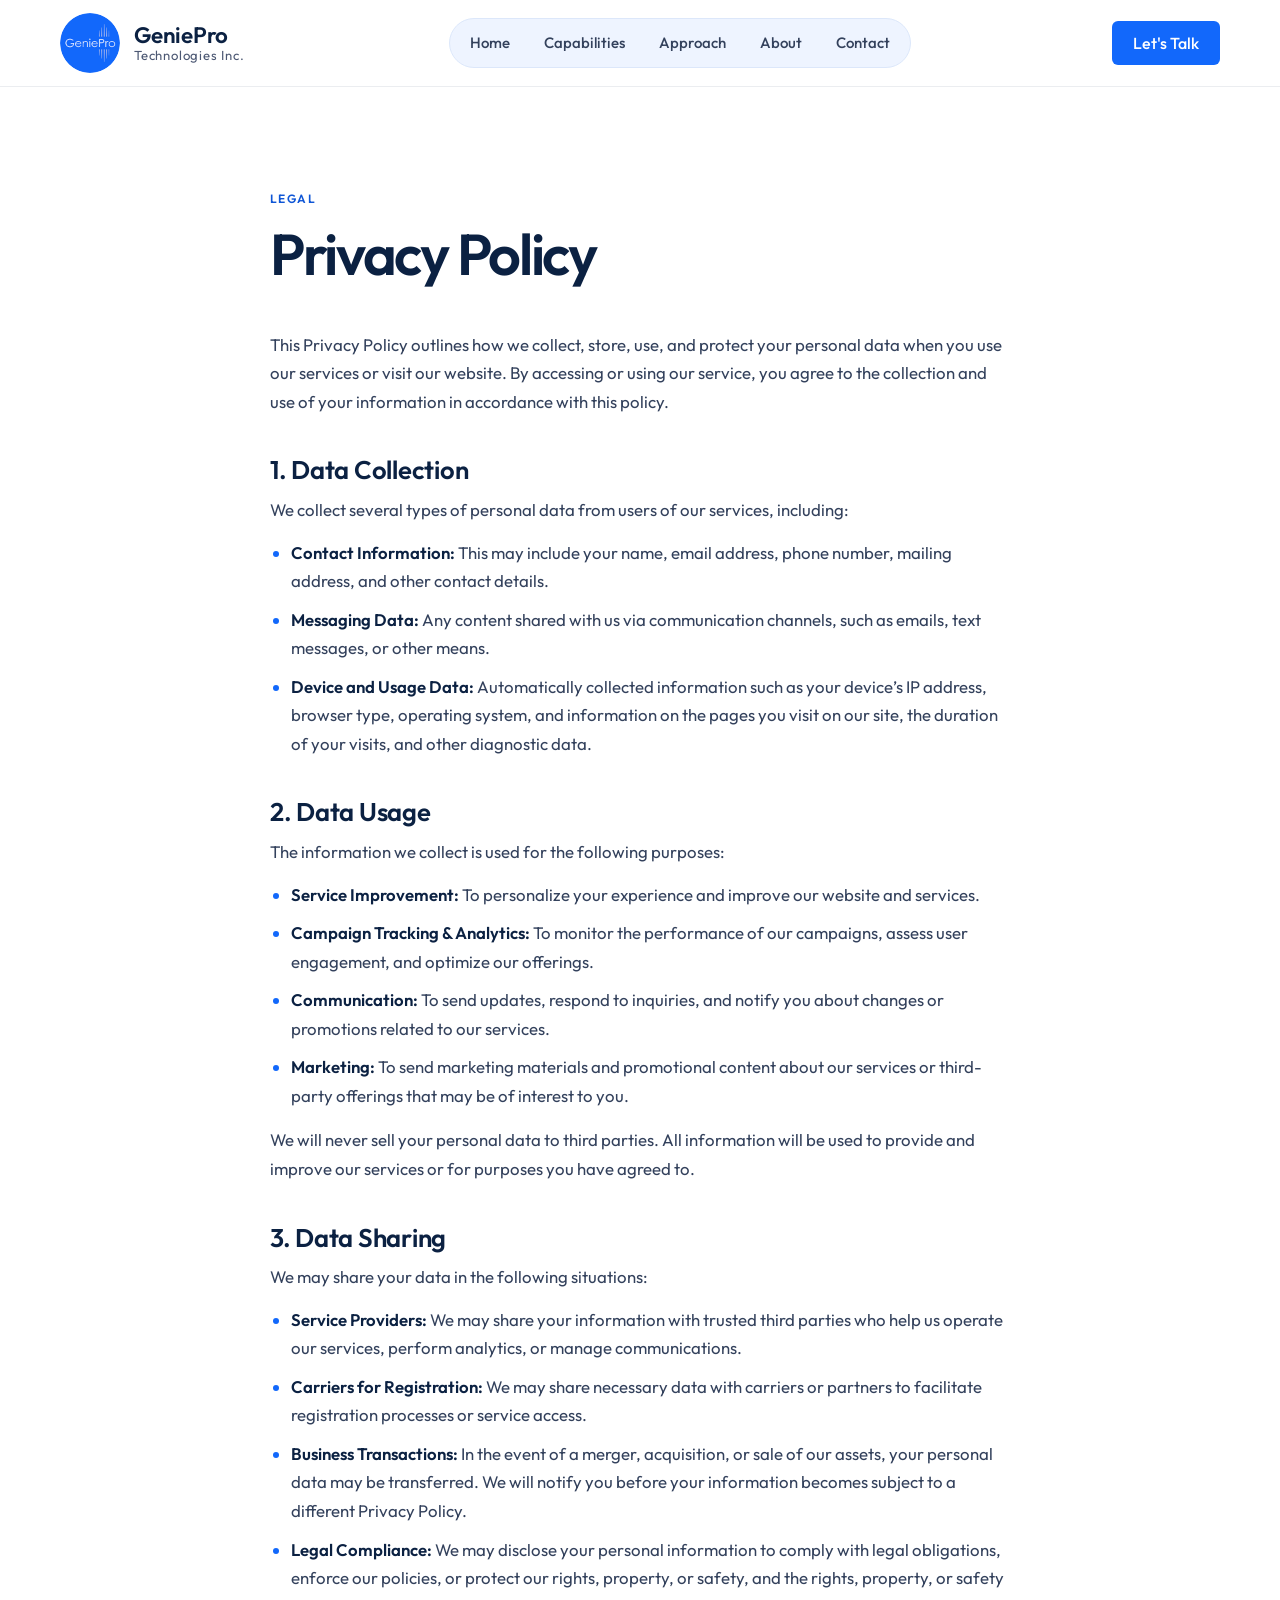
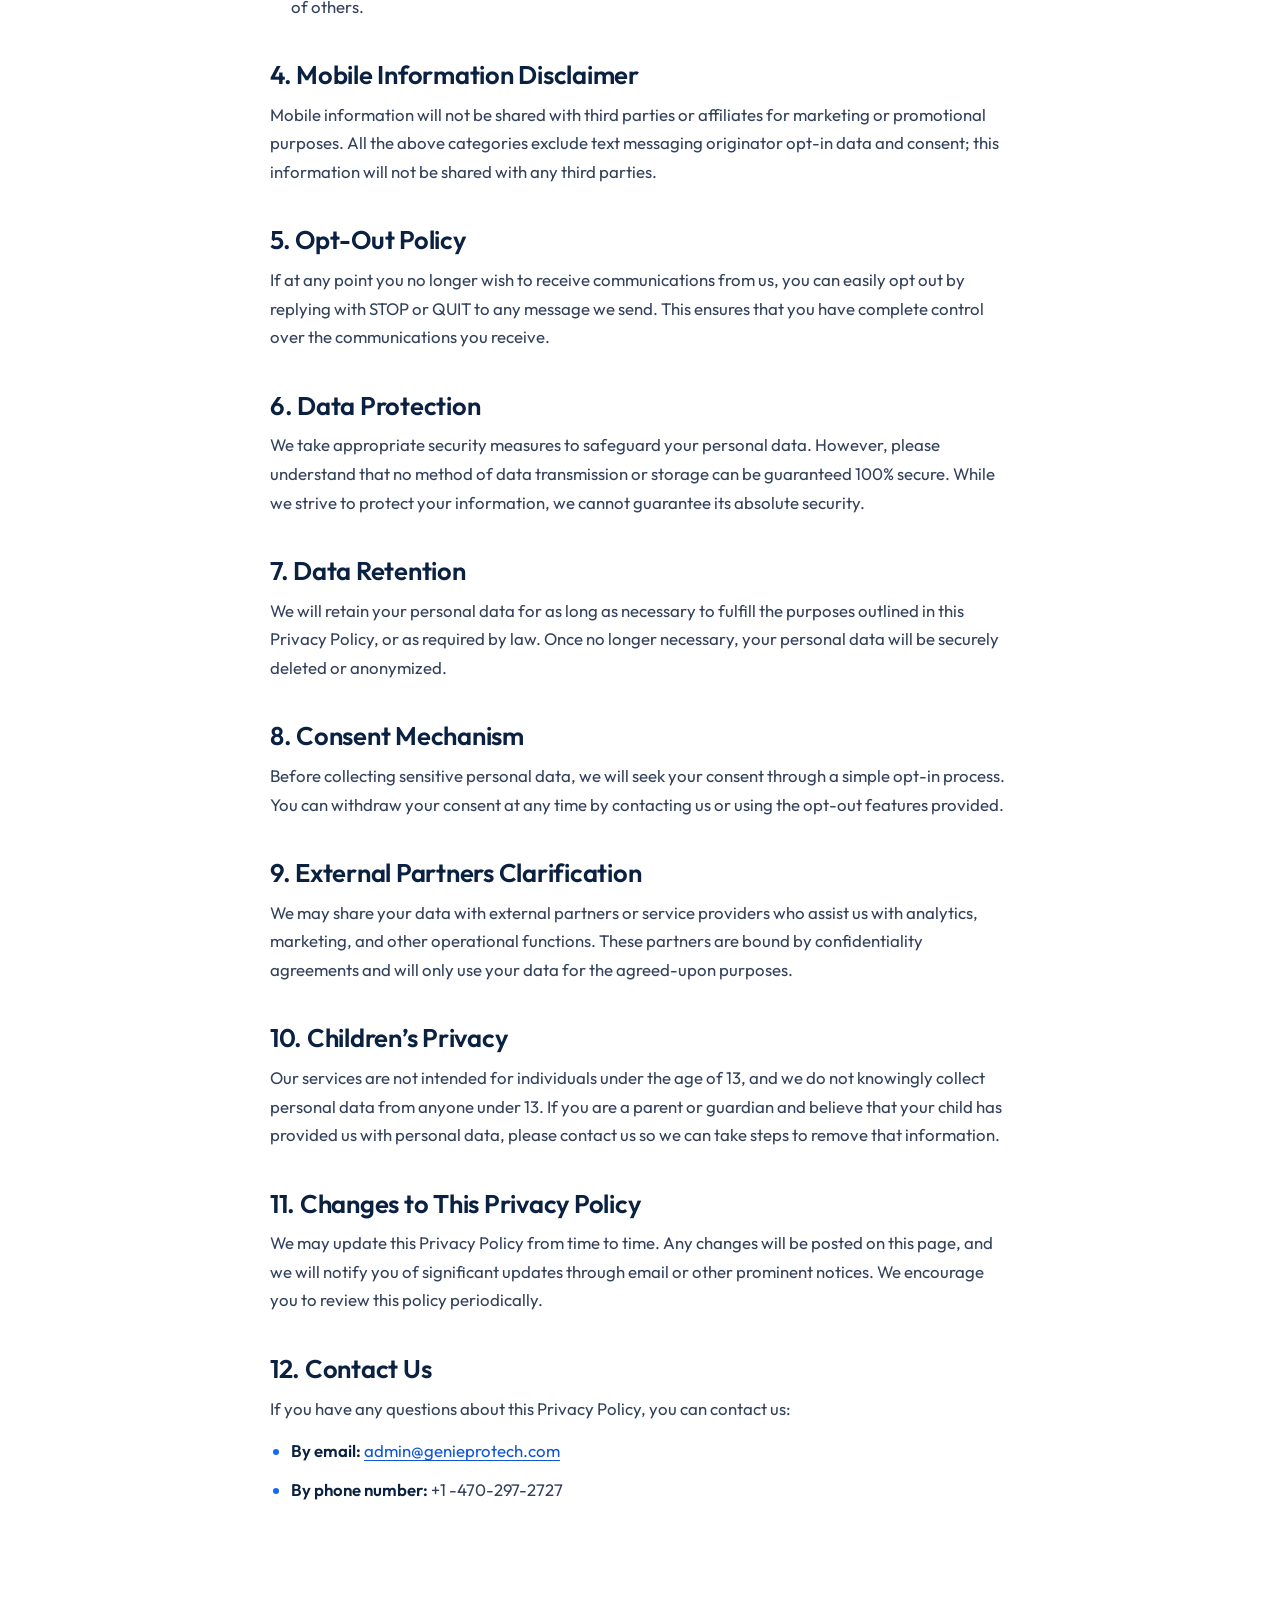
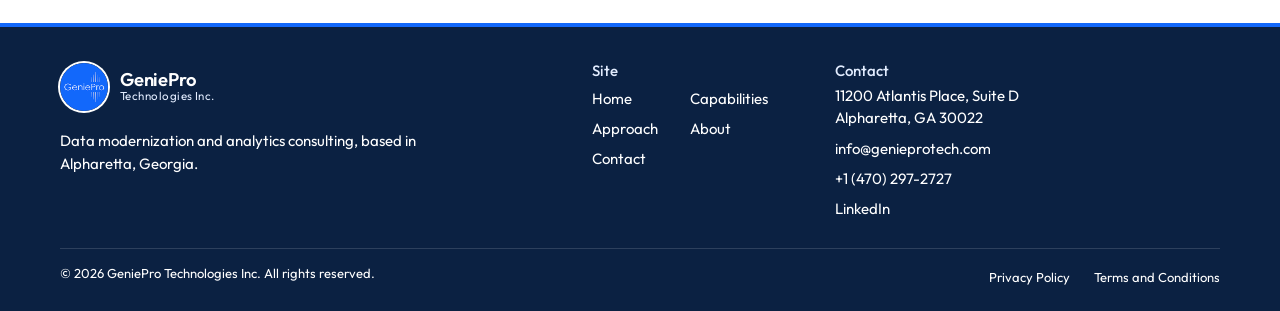
<file: privacy-policy.html>
<!doctype html>
<html lang="en">
<head>
  <meta charset="utf-8">
  <meta name="viewport" content="width=device-width, initial-scale=1">
  <title>Privacy Policy | GeniePro Technologies Inc.</title>
  <meta name="description" content="How GeniePro Technologies Inc. collects, uses, and protects personal data.">
  <link rel="canonical" href="https://www.genieprotech.com/privacy-policy">
  <meta property="og:type" content="website">
  <meta property="og:site_name" content="GeniePro Technologies Inc.">
  <meta property="og:title" content="Privacy Policy | GeniePro Technologies Inc.">
  <meta property="og:description" content="How GeniePro Technologies Inc. collects, uses, and protects personal data.">
  <meta property="og:url" content="https://www.genieprotech.com/privacy-policy">
  <meta property="og:image" content="https://www.genieprotech.com/assets/img/og-image.png">
  <meta property="og:image:width" content="1200">
  <meta property="og:image:height" content="630">
  <meta property="og:image:alt" content="GeniePro Technologies Inc. Better data. Clearer decisions.">
  <meta name="twitter:card" content="summary_large_image">
  <link rel="icon" type="image/png" href="assets/img/geniepro-logo.png">
  <link rel="preload" href="assets/fonts/outfit-latin-var.woff2" as="font" type="font/woff2" crossorigin>
  <link rel="stylesheet" href="assets/styles.css?v=footer1">
  <link rel="stylesheet" href="assets/legal.css?v=1">
  <script>document.documentElement.classList.add("js");</script>
</head>
<body>
  <a class="skip" href="#main">Skip to content</a>

  <header class="site-header">
    <div class="container header-inner">
      <a class="brand" href="index.html" aria-label="GeniePro Technologies Inc., home">
        <img src="assets/img/geniepro-logo.png" alt="" width="44" height="44">
        <span class="brand-name">GeniePro <small>Technologies Inc.</small></span>
      </a>
      <button class="nav-toggle" type="button" aria-expanded="false" aria-controls="site-nav">Menu</button>
      <nav class="site-nav" id="site-nav" aria-label="Main">
        <ul>
          <li><a href="index.html">Home</a></li>
          <li><a href="services.html">Capabilities</a></li>
          <li><a href="index.html#approach">Approach</a></li>
          <li><a href="about.html">About</a></li>
          <li><a href="contact.html">Contact</a></li>
        </ul>
        <a class="btn btn-primary" href="#inquiry">Let's Talk</a>
      </nav>
    </div>
  </header>

  <main id="main" class="legal">
      <div class="container legal-inner">
        <p class="legal-label">Legal</p>
        <h1>Privacy Policy</h1>
        <div class="legal-body">
          <p>This Privacy Policy outlines how we collect, store, use, and protect your personal data when you use our services or visit our website. By accessing or using our service, you agree to the collection and use of your information in accordance with this policy.</p>
          <h2>1. Data Collection</h2>
          <p>We collect several types of personal data from users of our services, including:</p>
          <ul>
          <li><strong>Contact Information:</strong> This may include your name, email address, phone number, mailing address, and other contact details.</li>
          <li><strong>Messaging Data:</strong> Any content shared with us via communication channels, such as emails, text messages, or other means.</li>
          <li><strong>Device and Usage Data:</strong> Automatically collected information such as your device’s IP address, browser type, operating system, and information on the pages you visit on our site, the duration of your visits, and other diagnostic data.</li>
          </ul>
          <h2>2. Data Usage</h2>
          <p>The information we collect is used for the following purposes:</p>
          <ul>
          <li><strong>Service Improvement:</strong> To personalize your experience and improve our website and services.</li>
          <li><strong>Campaign Tracking &amp; Analytics:</strong> To monitor the performance of our campaigns, assess user engagement, and optimize our offerings.</li>
          <li><strong>Communication:</strong> To send updates, respond to inquiries, and notify you about changes or promotions related to our services.</li>
          <li><strong>Marketing:</strong> To send marketing materials and promotional content about our services or third-party offerings that may be of interest to you.</li>
          </ul>
          <p>We will never sell your personal data to third parties. All information will be used to provide and improve our services or for purposes you have agreed to.</p>
          <h2>3. Data Sharing</h2>
          <p>We may share your data in the following situations:</p>
          <ul>
          <li><strong>Service Providers:</strong> We may share your information with trusted third parties who help us operate our services, perform analytics, or manage communications.</li>
          <li><strong>Carriers for Registration:</strong> We may share necessary data with carriers or partners to facilitate registration processes or service access.</li>
          <li><strong>Business Transactions:</strong> In the event of a merger, acquisition, or sale of our assets, your personal data may be transferred. We will notify you before your information becomes subject to a different Privacy Policy.</li>
          <li><strong>Legal Compliance:</strong> We may disclose your personal information to comply with legal obligations, enforce our policies, or protect our rights, property, or safety, and the rights, property, or safety of others.</li>
          </ul>
          <h2>4. Mobile Information Disclaimer</h2>
          <p>Mobile information will not be shared with third parties or affiliates for marketing or promotional purposes. All the above categories exclude text messaging originator opt-in data and consent; this information will not be shared with any third parties.</p>
          <h2>5. Opt-Out Policy</h2>
          <p>If at any point you no longer wish to receive communications from us, you can easily opt out by replying with STOP or QUIT to any message we send. This ensures that you have complete control over the communications you receive.</p>
          <h2>6. Data Protection</h2>
          <p>We take appropriate security measures to safeguard your personal data. However, please understand that no method of data transmission or storage can be guaranteed 100% secure. While we strive to protect your information, we cannot guarantee its absolute security.</p>
          <h2>7. Data Retention</h2>
          <p>We will retain your personal data for as long as necessary to fulfill the purposes outlined in this Privacy Policy, or as required by law. Once no longer necessary, your personal data will be securely deleted or anonymized.</p>
          <h2>8. Consent Mechanism</h2>
          <p>Before collecting sensitive personal data, we will seek your consent through a simple opt-in process. You can withdraw your consent at any time by contacting us or using the opt-out features provided.</p>
          <h2>9. External Partners Clarification</h2>
          <p>We may share your data with external partners or service providers who assist us with analytics, marketing, and other operational functions. These partners are bound by confidentiality agreements and will only use your data for the agreed-upon purposes.</p>
          <h2>10. Children’s Privacy</h2>
          <p>Our services are not intended for individuals under the age of 13, and we do not knowingly collect personal data from anyone under 13. If you are a parent or guardian and believe that your child has provided us with personal data, please contact us so we can take steps to remove that information.</p>
          <h2>11. Changes to This Privacy Policy</h2>
          <p>We may update this Privacy Policy from time to time. Any changes will be posted on this page, and we will notify you of significant updates through email or other prominent notices. We encourage you to review this policy periodically.</p>
          <h2>12. Contact Us</h2>
          <p>If you have any questions about this Privacy Policy, you can contact us:</p>
          <ul>
          <li><strong>By email:</strong> <a href="mailto:admin@genieprotech.com">admin@genieprotech.com</a></li>
          <li><strong>By phone number:</strong> +1 -470-297-2727</li>
          </ul>
        </div>
      </div>
    </main>

  <footer class="site-footer">
    <div class="container">
      <div class="footer-grid">
        <div class="footer-brand">
          <a class="brand" href="index.html" aria-label="GeniePro Technologies Inc., home">
            <img src="assets/img/geniepro-logo.png" alt="" width="44" height="44">
            <span class="brand-name">GeniePro <small>Technologies Inc.</small></span>
          </a>
          <p>Data modernization and analytics consulting, based in Alpharetta, Georgia.</p>
        </div>
        <nav aria-label="Footer">
          <h2>Site</h2>
          <ul>
            <li><a href="index.html">Home</a></li>
            <li><a href="services.html">Capabilities</a></li>
            <li><a href="index.html#approach">Approach</a></li>
            <li><a href="about.html">About</a></li>
            <li><a href="contact.html">Contact</a></li>
          </ul>
        </nav>
        <div>
          <h2>Contact</h2>
          <address>
            <p>11200 Atlantis Place, Suite D<br>Alpharetta, GA 30022</p>
            <a href="mailto:info@genieprotech.com">info@genieprotech.com</a><br>
            <a href="tel:+14702972727">+1 (470) 297-2727</a><br>
            <a href="https://www.linkedin.com/company/genie-pro-technolgies-inc" rel="noopener">LinkedIn</a>
          </address>
        </div>
      </div>
      <div class="footer-base">
        <p>&copy; 2026 GeniePro Technologies Inc. All rights reserved.</p>
        <ul>
          <li><a href="privacy-policy.html">Privacy Policy</a></li>
          <li><a href="terms-and-conditions.html">Terms and Conditions</a></li>
        </ul>
      </div>
    </div>
  </footer>

  <script src="assets/site.js" defer></script>
</body>
</html>
</file>
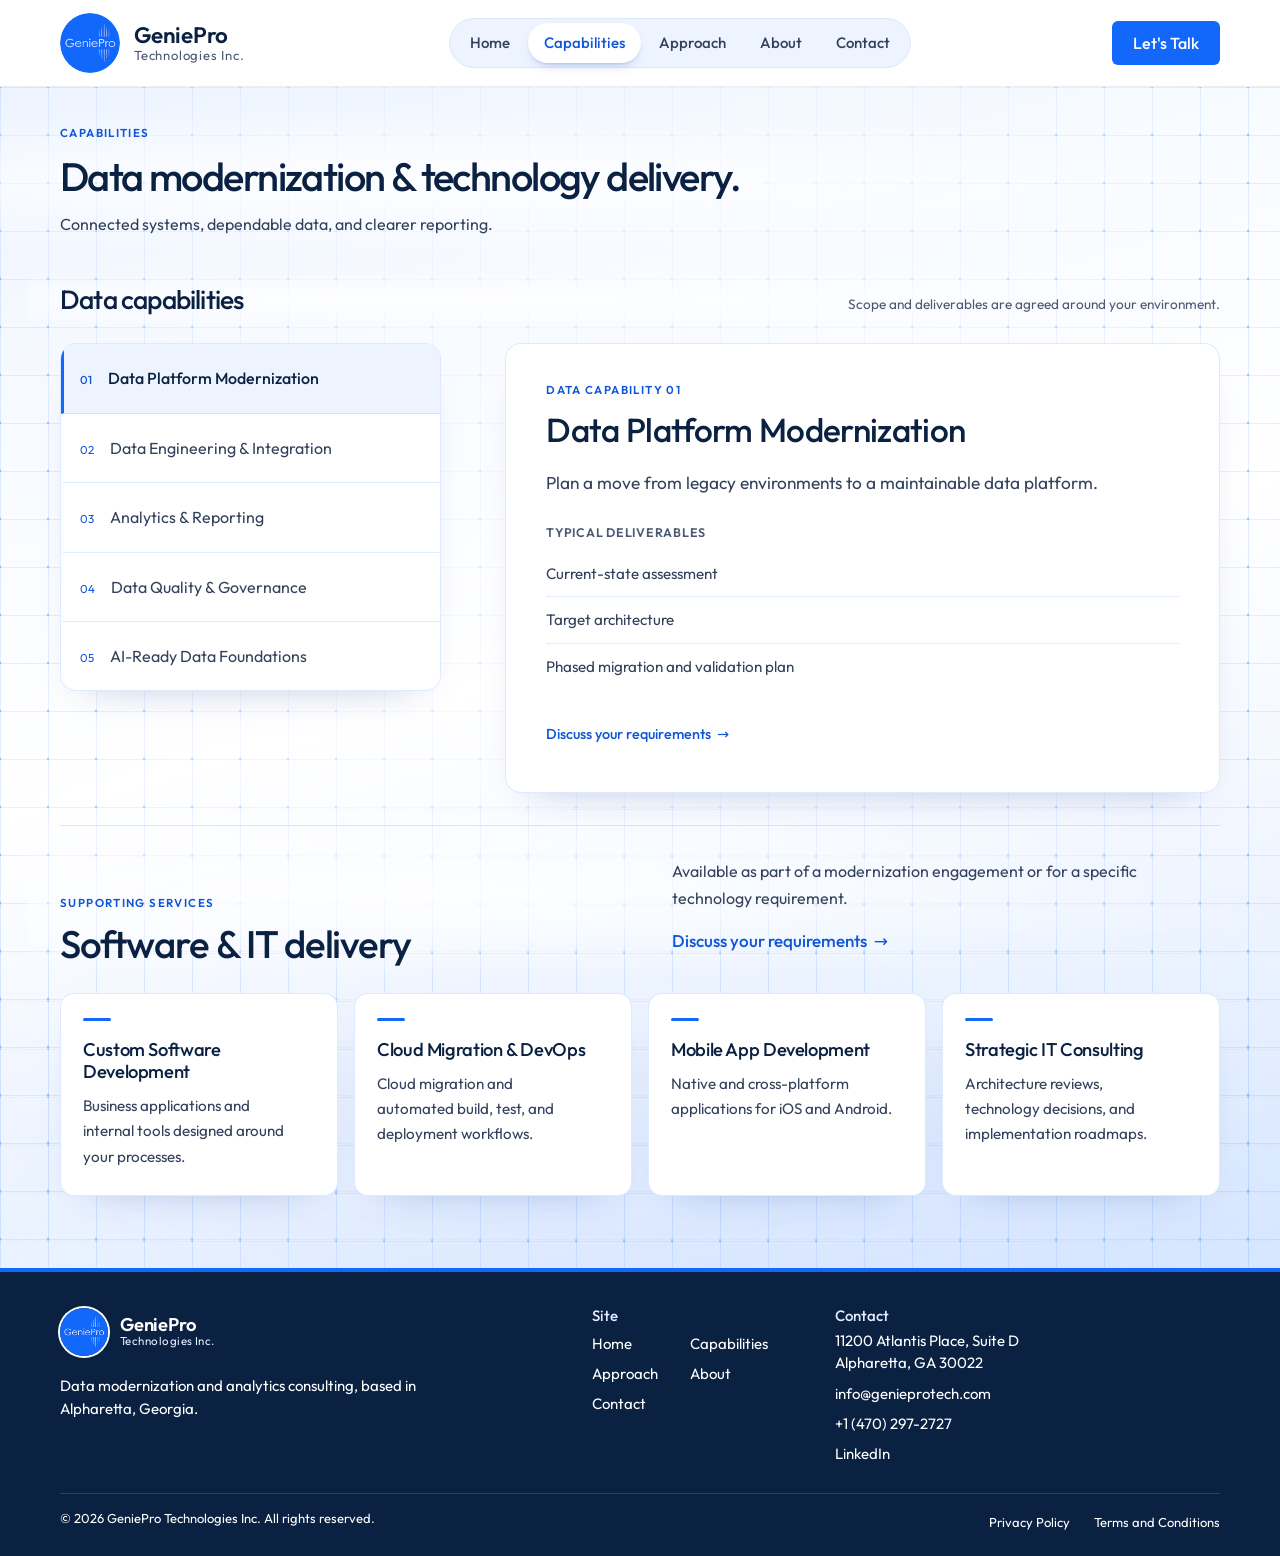
<file: services.html>
<!doctype html>
<html lang="en">
<head>
  <meta charset="utf-8">
  <meta name="viewport" content="width=device-width, initial-scale=1">
  <title>Capabilities | GeniePro Technologies Inc.</title>
  <meta name="description" content="Data modernization, engineering, analytics, governance, and AI readiness, supported by software development, cloud, DevOps, and technology consulting.">
  <link rel="canonical" href="https://www.genieprotech.com/services">
  <meta property="og:type" content="website">
  <meta property="og:site_name" content="GeniePro Technologies Inc.">
  <meta property="og:title" content="Capabilities | GeniePro Technologies Inc.">
  <meta property="og:description" content="Data modernization, engineering, analytics, governance, and AI readiness, supported by software development, cloud, DevOps, and technology consulting.">
  <meta property="og:url" content="https://www.genieprotech.com/services">
  <meta property="og:image" content="https://www.genieprotech.com/assets/img/og-image.png">
  <meta property="og:image:width" content="1200">
  <meta property="og:image:height" content="630">
  <meta property="og:image:alt" content="GeniePro Technologies Inc. Better data. Clearer decisions.">
  <meta name="twitter:card" content="summary_large_image">
  <link rel="icon" type="image/png" href="assets/img/geniepro-logo.png">
  <link rel="preload" href="assets/fonts/outfit-latin-var.woff2" as="font" type="font/woff2" crossorigin>
  <link rel="stylesheet" href="assets/styles.css?v=footer1">
  <link rel="stylesheet" href="assets/capabilities.css?v=cards2">
  <script>document.documentElement.classList.add("js");</script>
</head>
<body class="caps-page">
  <a class="skip" href="#main">Skip to content</a>

  <header class="site-header">
    <div class="container header-inner">
      <a class="brand" href="index.html" aria-label="GeniePro Technologies Inc., home">
        <img src="assets/img/geniepro-logo.png" alt="" width="44" height="44">
        <span class="brand-name">GeniePro <small>Technologies Inc.</small></span>
      </a>
      <button class="nav-toggle" type="button" aria-expanded="false" aria-controls="site-nav">Menu</button>
      <nav class="site-nav" id="site-nav" aria-label="Main">
        <ul>
          <li><a href="index.html">Home</a></li>
          <li><a href="services.html" aria-current="page">Capabilities</a></li>
          <li><a href="index.html#approach">Approach</a></li>
          <li><a href="about.html">About</a></li>
          <li><a href="contact.html">Contact</a></li>
        </ul>
        <a class="btn btn-primary" href="contact.html#inquiry">Let's Talk</a>
      </nav>
    </div>
  </header>

  <main id="main">
    <section class="capability-opening" aria-labelledby="capabilities-title">
      <div class="container">
        <p class="label">Capabilities</p>
        <h1 id="capabilities-title">Data modernization &amp; technology delivery.</h1>
        <p class="capability-intro">Connected systems, dependable data, and clearer reporting.</p>
      </div>
    </section>
    <section class="capability-details" aria-labelledby="data-title">
      <div class="container">
        <div class="capability-section-label"><h2 id="data-title">Data capabilities</h2><p>Scope and deliverables are agreed around your environment.</p></div>
        <div class="capability-explorer">
          <div class="capability-tabs" aria-label="Data capabilities"></div>
          <div class="capability-panels">
            <details class="capability-panel" id="platform" open>
              <summary><span>01</span> Data Platform Modernization</summary>
              <div class="capability-panel-body" id="platform-panel">
                <p class="label">Data capability 01</p>
                <h3 id="platform-title">Data Platform Modernization</h3>
                <p class="panel-description">Plan a move from legacy environments to a maintainable data platform.</p>
                <div><h4>Typical deliverables</h4><ul><li>Current-state assessment</li><li>Target architecture</li><li>Phased migration and validation plan</li></ul></div>
                <a class="arrow-link" href="contact.html#inquiry">Discuss your requirements <span aria-hidden="true">→</span></a>
              </div>
            </details>
            <details class="capability-panel" id="engineering" open>
              <summary><span>02</span> Data Engineering &amp; Integration</summary>
              <div class="capability-panel-body" id="engineering-panel">
                <p class="label">Data capability 02</p>
                <h3 id="engineering-title">Data Engineering &amp; Integration</h3>
                <p class="panel-description">Connect source systems and replace manual transfers with reliable data flows.</p>
                <div><h4>Typical deliverables</h4><ul><li>Source-system integration</li><li>Transformation and orchestration</li><li>Pipeline monitoring and documentation</li></ul></div>
                <a class="arrow-link" href="contact.html#inquiry">Discuss your requirements <span aria-hidden="true">→</span></a>
              </div>
            </details>
            <details class="capability-panel" id="analytics" open>
              <summary><span>03</span> Analytics &amp; Reporting</summary>
              <div class="capability-panel-body" id="analytics-panel">
                <p class="label">Data capability 03</p>
                <h3 id="analytics-title">Analytics &amp; Reporting</h3>
                <p class="panel-description">Reduce manual reporting and establish consistent business metrics.</p>
                <div><h4>Typical deliverables</h4><ul><li>Reporting assessment and BI migration planning</li><li>Shared metric definitions</li><li>Dashboards and reporting workflows</li></ul></div>
                <a class="arrow-link" href="contact.html#inquiry">Discuss your requirements <span aria-hidden="true">→</span></a>
              </div>
            </details>
            <details class="capability-panel" id="governance" open>
              <summary><span>04</span> Data Quality &amp; Governance</summary>
              <div class="capability-panel-body" id="governance-panel">
                <p class="label">Data capability 04</p>
                <h3 id="governance-title">Data Quality &amp; Governance</h3>
                <p class="panel-description">Make data ownership, quality, and access easier to understand and manage.</p>
                <div><h4>Typical deliverables</h4><ul><li>Data quality checks</li><li>Ownership and access requirements</li><li>Metadata and lineage planning</li></ul></div>
                <a class="arrow-link" href="contact.html#inquiry">Discuss your requirements <span aria-hidden="true">→</span></a>
              </div>
            </details>
            <details class="capability-panel" id="ai" open>
              <summary><span>05</span> AI-Ready Data Foundations</summary>
              <div class="capability-panel-body" id="ai-panel">
                <p class="label">Data capability 05</p>
                <h3 id="ai-title">AI-Ready Data Foundations</h3>
                <p class="panel-description">Assess whether your data can support the AI use cases you have in mind.</p>
                <div><h4>Typical deliverables</h4><ul><li>Readiness assessment and use-case priorities</li><li>Data preparation and retrieval architecture</li><li>Evaluation and monitoring requirements</li></ul></div>
                <a class="arrow-link" href="contact.html#inquiry">Discuss your requirements <span aria-hidden="true">→</span></a>
              </div>
            </details>
          </div>
        </div>
      </div>
    </section>
    <section class="delivery-services" id="consulting" aria-labelledby="consulting-title">
      <div class="container">
        <div class="delivery-heading"><div><p class="label">Supporting services</p><h2 id="consulting-title">Software &amp; IT delivery</h2></div><div><p>Available as part of a modernization engagement or for a specific technology requirement.</p><a class="arrow-link" href="contact.html#inquiry">Discuss your requirements <span aria-hidden="true">→</span></a></div></div>
        <div class="delivery-list">
          <article><h3>Custom Software Development</h3><p>Business applications and internal tools designed around your processes.</p></article>
          <article><h3>Cloud Migration &amp; DevOps</h3><p>Cloud migration and automated build, test, and deployment workflows.</p></article>
          <article><h3>Mobile App Development</h3><p>Native and cross-platform applications for iOS and Android.</p></article>
          <article><h3>Strategic IT Consulting</h3><p>Architecture reviews, technology decisions, and implementation roadmaps.</p></article>
        </div>
      </div>
    </section>
  </main>

  <footer class="site-footer">
    <div class="container">
      <div class="footer-grid">
        <div class="footer-brand">
          <a class="brand" href="index.html" aria-label="GeniePro Technologies Inc., home">
            <img src="assets/img/geniepro-logo.png" alt="" width="44" height="44">
            <span class="brand-name">GeniePro <small>Technologies Inc.</small></span>
          </a>
          <p>Data modernization and analytics consulting, based in Alpharetta, Georgia.</p>
        </div>
        <nav aria-label="Footer">
          <h2>Site</h2>
          <ul>
            <li><a href="index.html">Home</a></li>
            <li><a href="services.html">Capabilities</a></li>
            <li><a href="index.html#approach">Approach</a></li>
            <li><a href="about.html">About</a></li>
            <li><a href="contact.html">Contact</a></li>
          </ul>
        </nav>
        <div>
          <h2>Contact</h2>
          <address>
            <p>11200 Atlantis Place, Suite D<br>Alpharetta, GA 30022</p>
            <a href="mailto:info@genieprotech.com">info@genieprotech.com</a><br>
            <a href="tel:+14702972727">+1 (470) 297-2727</a><br>
            <a href="https://www.linkedin.com/company/genie-pro-technolgies-inc" rel="noopener">LinkedIn</a>
          </address>
        </div>
      </div>
      <div class="footer-base">
        <p>&copy; 2026 GeniePro Technologies Inc. All rights reserved.</p>
        <ul>
          <li><a href="privacy-policy.html">Privacy Policy</a></li>
          <li><a href="terms-and-conditions.html">Terms and Conditions</a></li>
        </ul>
      </div>
    </div>
  </footer>

  <script src="assets/capabilities.js" defer></script>
  <script src="assets/site.js" defer></script>
</body>
</html>
</file>
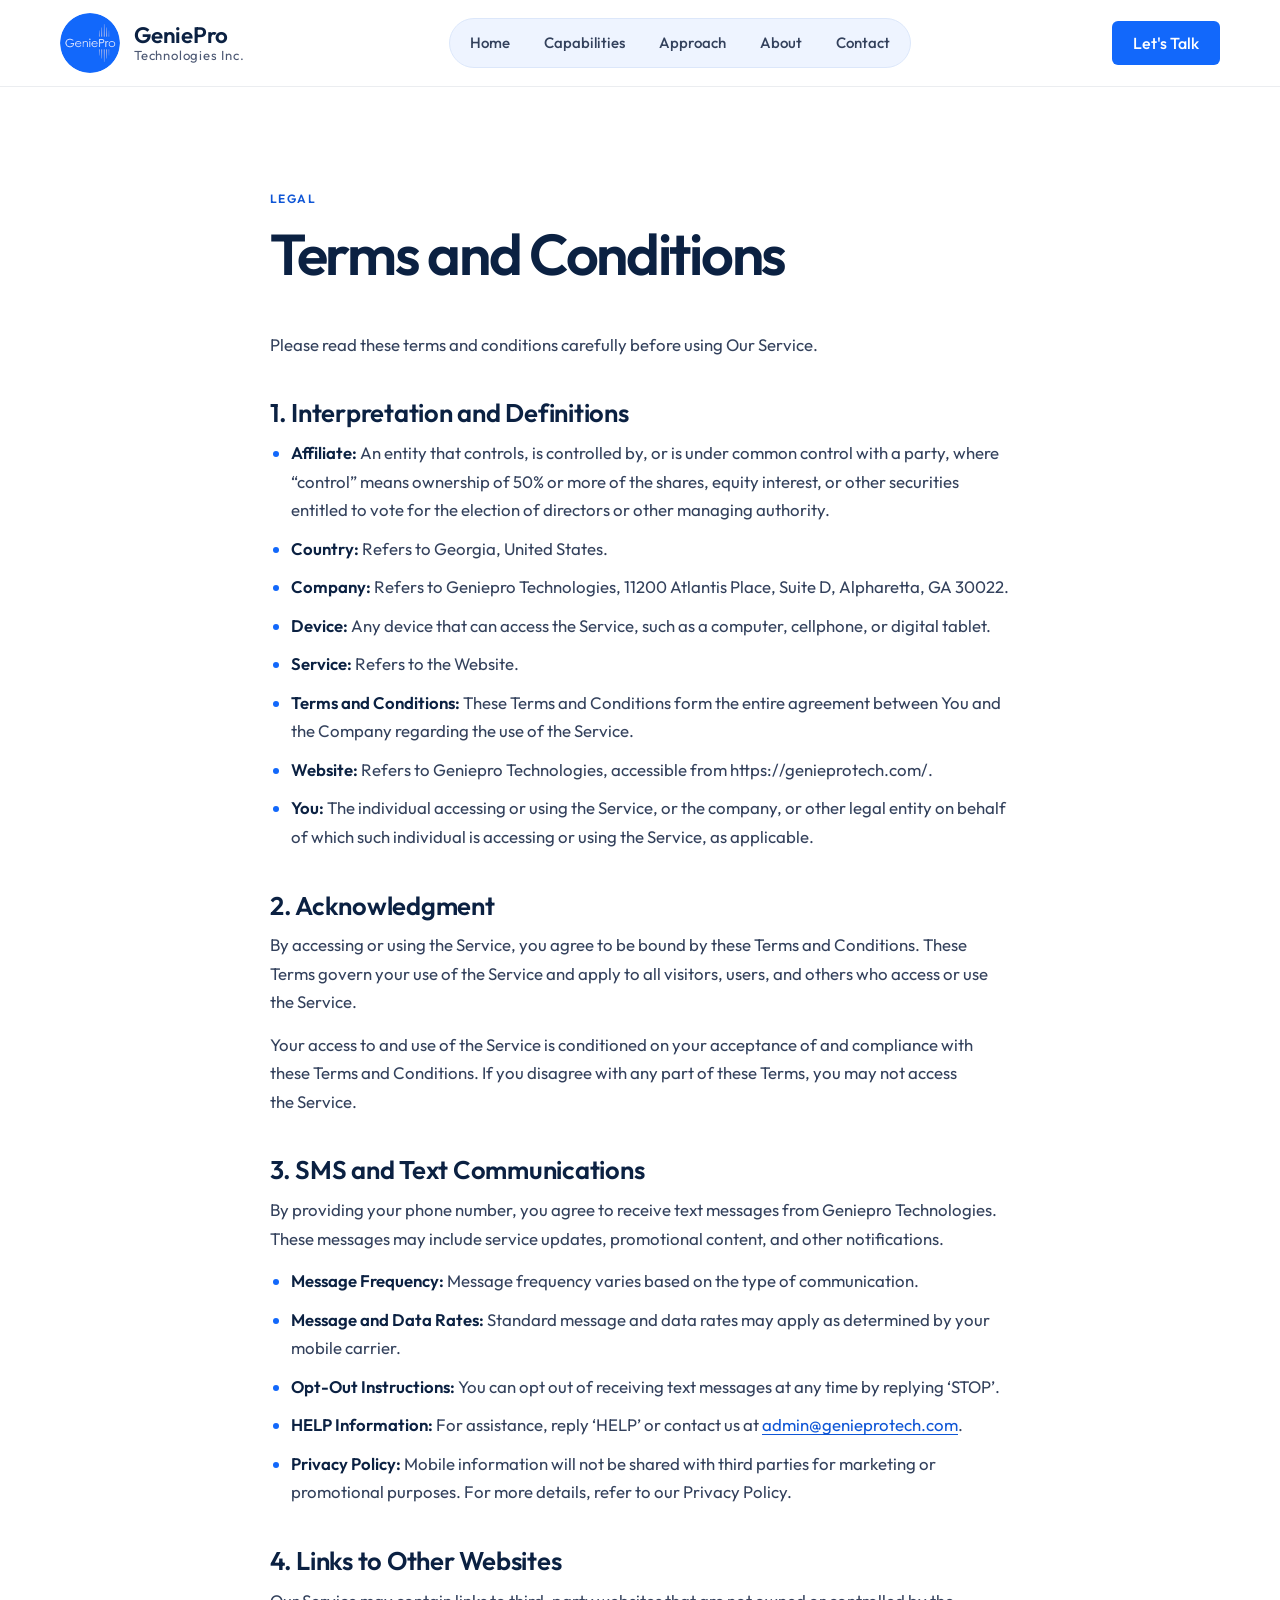
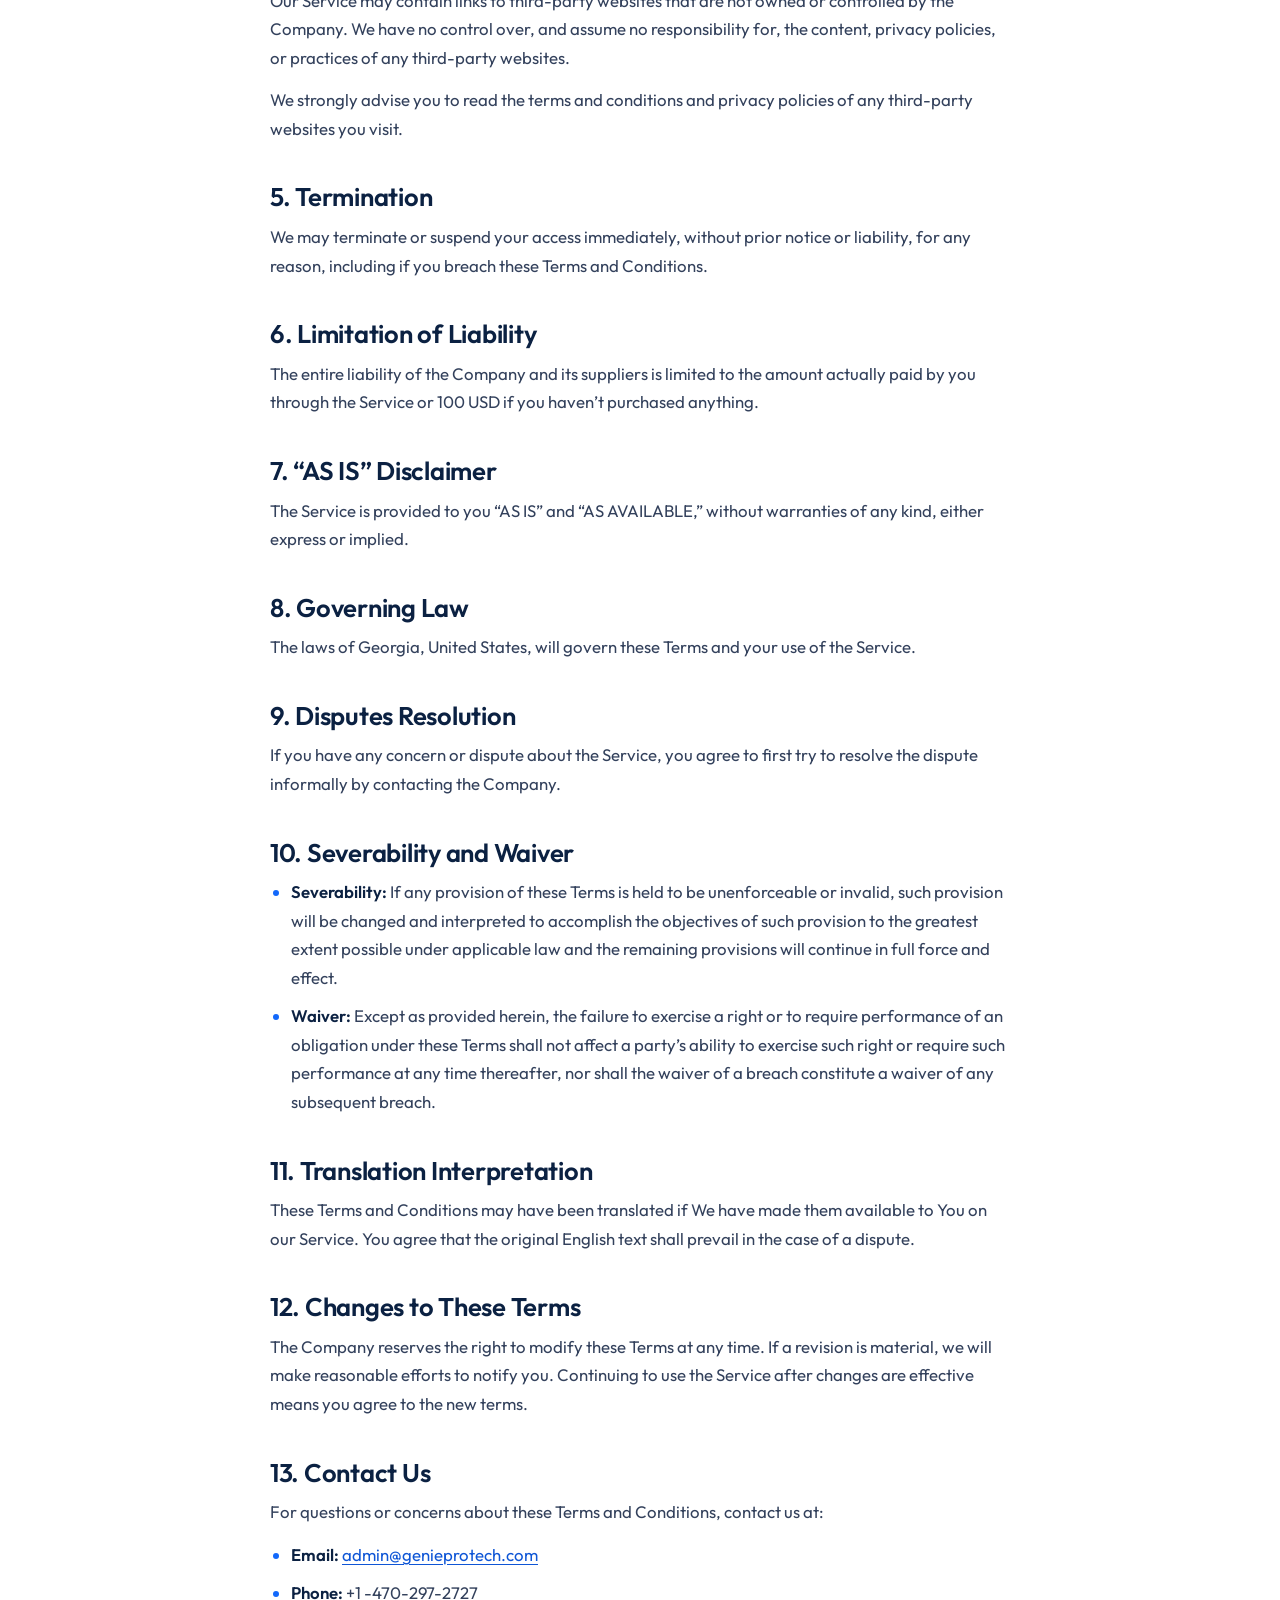
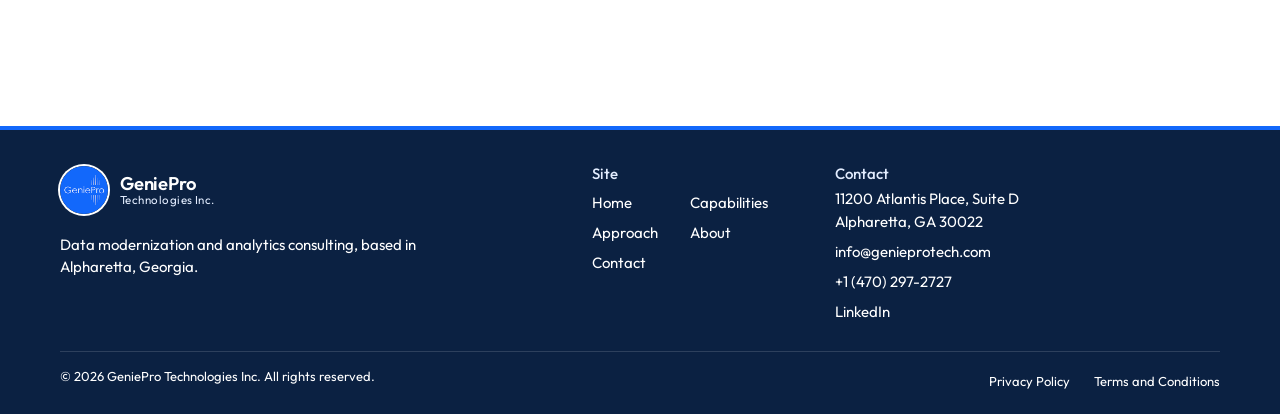
<file: terms-and-conditions.html>
<!doctype html>
<html lang="en">
<head>
  <meta charset="utf-8">
  <meta name="viewport" content="width=device-width, initial-scale=1">
  <title>Terms and Conditions | GeniePro Technologies Inc.</title>
  <meta name="description" content="Terms and conditions for using the GeniePro Technologies Inc. website.">
  <link rel="canonical" href="https://www.genieprotech.com/terms-and-conditions">
  <meta property="og:type" content="website">
  <meta property="og:site_name" content="GeniePro Technologies Inc.">
  <meta property="og:title" content="Terms and Conditions | GeniePro Technologies Inc.">
  <meta property="og:description" content="Terms and conditions for using the GeniePro Technologies Inc. website.">
  <meta property="og:url" content="https://www.genieprotech.com/terms-and-conditions">
  <meta property="og:image" content="https://www.genieprotech.com/assets/img/og-image.png">
  <meta property="og:image:width" content="1200">
  <meta property="og:image:height" content="630">
  <meta property="og:image:alt" content="GeniePro Technologies Inc. Better data. Clearer decisions.">
  <meta name="twitter:card" content="summary_large_image">
  <link rel="icon" type="image/png" href="assets/img/geniepro-logo.png">
  <link rel="preload" href="assets/fonts/outfit-latin-var.woff2" as="font" type="font/woff2" crossorigin>
  <link rel="stylesheet" href="assets/styles.css?v=footer1">
  <link rel="stylesheet" href="assets/legal.css?v=1">
  <script>document.documentElement.classList.add("js");</script>
</head>
<body>
  <a class="skip" href="#main">Skip to content</a>

  <header class="site-header">
    <div class="container header-inner">
      <a class="brand" href="index.html" aria-label="GeniePro Technologies Inc., home">
        <img src="assets/img/geniepro-logo.png" alt="" width="44" height="44">
        <span class="brand-name">GeniePro <small>Technologies Inc.</small></span>
      </a>
      <button class="nav-toggle" type="button" aria-expanded="false" aria-controls="site-nav">Menu</button>
      <nav class="site-nav" id="site-nav" aria-label="Main">
        <ul>
          <li><a href="index.html">Home</a></li>
          <li><a href="services.html">Capabilities</a></li>
          <li><a href="index.html#approach">Approach</a></li>
          <li><a href="about.html">About</a></li>
          <li><a href="contact.html">Contact</a></li>
        </ul>
        <a class="btn btn-primary" href="#inquiry">Let's Talk</a>
      </nav>
    </div>
  </header>

  <main id="main" class="legal">
      <div class="container legal-inner">
        <p class="legal-label">Legal</p>
        <h1>Terms and Conditions</h1>
        <div class="legal-body">
          <p>Please read these terms and conditions carefully before using Our Service.</p>
          <h2>1. Interpretation and Definitions</h2>
          <ul>
          <li><strong>Affiliate:</strong> An entity that controls, is controlled by, or is under common control with a party, where “control” means ownership of 50% or more of the shares, equity interest, or other securities entitled to vote for the election of directors or other managing authority.</li>
          <li><strong>Country:</strong> Refers to Georgia, United States.</li>
          <li><strong>Company:</strong> Refers to Geniepro Technologies, 11200 Atlantis Place, Suite D, Alpharetta, GA 30022.</li>
          <li><strong>Device:</strong> Any device that can access the Service, such as a computer, cellphone, or digital tablet.</li>
          <li><strong>Service:</strong> Refers to the Website.</li>
          <li><strong>Terms and Conditions:</strong> These Terms and Conditions form the entire agreement between You and the Company regarding the use of the Service.</li>
          <li><strong>Website:</strong> Refers to Geniepro Technologies, accessible from https://genieprotech.com/.</li>
          <li><strong>You:</strong> The individual accessing or using the Service, or the company, or other legal entity on behalf of which such individual is accessing or using the Service, as applicable.</li>
          </ul>
          <h2>2. Acknowledgment</h2>
          <p>By accessing or using the Service, you agree to be bound by these Terms and Conditions. These Terms govern your use of the Service and apply to all visitors, users, and others who access or use the Service.</p>
          <p>Your access to and use of the Service is conditioned on your acceptance of and compliance with these Terms and Conditions. If you disagree with any part of these Terms, you may not access the Service.</p>
          <h2>3. SMS and Text Communications</h2>
          <p>By providing your phone number, you agree to receive text messages from Geniepro Technologies. These messages may include service updates, promotional content, and other notifications.</p>
          <ul>
          <li><strong>Message Frequency:</strong> Message frequency varies based on the type of communication.</li>
          <li><strong>Message and Data Rates:</strong> Standard message and data rates may apply as determined by your mobile carrier.</li>
          <li><strong>Opt-Out Instructions:</strong> You can opt out of receiving text messages at any time by replying ‘STOP’.</li>
          <li><strong>HELP Information:</strong> For assistance, reply ‘HELP’ or contact us at <a href="mailto:admin@genieprotech.com">admin@genieprotech.com</a>.</li>
          <li><strong>Privacy Policy:</strong> Mobile information will not be shared with third parties for marketing or promotional purposes. For more details, refer to our Privacy Policy.</li>
          </ul>
          <h2>4. Links to Other Websites</h2>
          <p>Our Service may contain links to third-party websites that are not owned or controlled by the Company. We have no control over, and assume no responsibility for, the content, privacy policies, or practices of any third-party websites.</p>
          <p>We strongly advise you to read the terms and conditions and privacy policies of any third-party websites you visit.</p>
          <h2>5. Termination</h2>
          <p>We may terminate or suspend your access immediately, without prior notice or liability, for any reason, including if you breach these Terms and Conditions.</p>
          <h2>6. Limitation of Liability</h2>
          <p>The entire liability of the Company and its suppliers is limited to the amount actually paid by you through the Service or 100 USD if you haven’t purchased anything.</p>
          <h2>7. “AS IS” Disclaimer</h2>
          <p>The Service is provided to you “AS IS” and “AS AVAILABLE,” without warranties of any kind, either express or implied.</p>
          <h2>8. Governing Law</h2>
          <p>The laws of Georgia, United States, will govern these Terms and your use of the Service.</p>
          <h2>9. Disputes Resolution</h2>
          <p>If you have any concern or dispute about the Service, you agree to first try to resolve the dispute informally by contacting the Company.</p>
          <h2>10. Severability and Waiver</h2>
          <ul>
          <li><strong>Severability:</strong> If any provision of these Terms is held to be unenforceable or invalid, such provision will be changed and interpreted to accomplish the objectives of such provision to the greatest extent possible under applicable law and the remaining provisions will continue in full force and effect.</li>
          <li><strong>Waiver:</strong> Except as provided herein, the failure to exercise a right or to require performance of an obligation under these Terms shall not affect a party’s ability to exercise such right or require such performance at any time thereafter, nor shall the waiver of a breach constitute a waiver of any subsequent breach.</li>
          </ul>
          <h2>11. Translation Interpretation</h2>
          <p>These Terms and Conditions may have been translated if We have made them available to You on our Service. You agree that the original English text shall prevail in the case of a dispute.</p>
          <h2>12. Changes to These Terms</h2>
          <p>The Company reserves the right to modify these Terms at any time. If a revision is material, we will make reasonable efforts to notify you. Continuing to use the Service after changes are effective means you agree to the new terms.</p>
          <h2>13. Contact Us</h2>
          <p>For questions or concerns about these Terms and Conditions, contact us at:</p>
          <ul>
          <li><strong>Email:</strong> <a href="mailto:admin@genieprotech.com">admin@genieprotech.com</a></li>
          <li><strong>Phone:</strong> +1 -470-297-2727</li>
          </ul>
        </div>
      </div>
    </main>

  <footer class="site-footer">
    <div class="container">
      <div class="footer-grid">
        <div class="footer-brand">
          <a class="brand" href="index.html" aria-label="GeniePro Technologies Inc., home">
            <img src="assets/img/geniepro-logo.png" alt="" width="44" height="44">
            <span class="brand-name">GeniePro <small>Technologies Inc.</small></span>
          </a>
          <p>Data modernization and analytics consulting, based in Alpharetta, Georgia.</p>
        </div>
        <nav aria-label="Footer">
          <h2>Site</h2>
          <ul>
            <li><a href="index.html">Home</a></li>
            <li><a href="services.html">Capabilities</a></li>
            <li><a href="index.html#approach">Approach</a></li>
            <li><a href="about.html">About</a></li>
            <li><a href="contact.html">Contact</a></li>
          </ul>
        </nav>
        <div>
          <h2>Contact</h2>
          <address>
            <p>11200 Atlantis Place, Suite D<br>Alpharetta, GA 30022</p>
            <a href="mailto:info@genieprotech.com">info@genieprotech.com</a><br>
            <a href="tel:+14702972727">+1 (470) 297-2727</a><br>
            <a href="https://www.linkedin.com/company/genie-pro-technolgies-inc" rel="noopener">LinkedIn</a>
          </address>
        </div>
      </div>
      <div class="footer-base">
        <p>&copy; 2026 GeniePro Technologies Inc. All rights reserved.</p>
        <ul>
          <li><a href="privacy-policy.html">Privacy Policy</a></li>
          <li><a href="terms-and-conditions.html">Terms and Conditions</a></li>
        </ul>
      </div>
    </div>
  </footer>

  <script src="assets/site.js" defer></script>
</body>
</html>
</file>
<file: assets/styles.css>
/* Shared site palette, taken from the logo: its blue (#1268FB) and deeper edge blue (#0053FB) for bands,
   pale tints of that blue for page backgrounds, and white kept for cards, forms, and text on blue.
   The --navy-* token names are historical; they now hold logo blues. --ink stays dark for readable text. */

@font-face {
  font-family: "Outfit";
  src: url("fonts/outfit-latin-var.woff2") format("woff2");
  font-weight: 100 900;
  font-style: normal;
  font-display: swap;
}

:root {
  color-scheme: light;
  --white: #FFFFFF;
  --page: #FFFFFF;
  --gray: #F0F5FC;
  --paper: #F7F9FC;
  --footer: #003DB8;
  --on-dark: #FFFFFF;
  --muted-on-dark: #DCE8FF;
  --accent-on-dark: #E3EDFF;
  --ink: #0B2142;
  --body: #33415C;
  --muted: #4C5873;
  --line: #BCD0F2;
  --line-strong: #7F8FB0;
  --blue: #1268FB;
  --blue-ink: #0F56D6;
  --blue-hover: #0B4FCC;
  --blue-deep: #0053FB;
  --blue-tint: #CFE0FF;
  --cyan: var(--accent-on-dark);
  --cyan-line: rgba(255, 255, 255, 0.6);
  --navy: #0053FB;
  --navy-2: #0049E0;
  --navy-3: #003FC4;
  --navy-line: rgba(255, 255, 255, 0.3);
  --navy-text: var(--muted-on-dark);
  --error: #B42318;
  --r: 6px;
  --r-lg: 12px;
  --gutter: clamp(20px, 4vw, 40px);
  --section: clamp(64px, 8vw, 112px);
  --font: "Outfit", "Avenir Next", "Segoe UI", system-ui, sans-serif;
}

*, *::before, *::after { box-sizing: border-box; }
html { -webkit-text-size-adjust: 100%; scroll-behavior: smooth; scroll-padding-top: 96px; }
body {
  margin: 0; background: var(--page); color: var(--body);
  font-family: var(--font); font-size: 1.0625rem; line-height: 1.65;
  -webkit-font-smoothing: antialiased; overflow-x: hidden;
}

h1, h2, h3, h4 { color: var(--ink); font-weight: 600; line-height: 1.08; letter-spacing: -0.03em; margin: 0; text-wrap: balance; }
h1 { font-size: clamp(2.6rem, 5.6vw, 5rem); letter-spacing: -0.04em; line-height: 1; }
h2 { font-size: clamp(2.1rem, 3.4vw + 0.5rem, 3.5rem); }
h3 { font-size: clamp(1.3rem, 1vw + 1rem, 1.625rem); line-height: 1.2; letter-spacing: -0.02em; }
p { margin: 0; text-wrap: pretty; }
ul, ol, dl, dd, figure { margin: 0; padding: 0; }
ul, ol { list-style: none; }
img { max-width: 100%; height: auto; display: block; }
a { color: var(--blue-ink); text-underline-offset: 0.2em; text-decoration-thickness: 1px; }
a:hover { color: var(--blue-hover); }
:focus-visible { outline: 2px solid var(--blue); outline-offset: 3px; border-radius: 2px; }
.on-navy :focus-visible, .cap-lead :focus-visible, .direction :focus-visible { outline-color: #FFFFFF; }
.on-navy .inquiry :focus-visible { outline-color: var(--blue); }

.container { width: 100%; max-width: 1240px; margin-inline: auto; padding-inline: var(--gutter); }
.section { padding-block: var(--section); }
.bg-gray { background: var(--gray); }
.lede { font-size: clamp(1.125rem, 0.6vw + 1rem, 1.375rem); line-height: 1.5; max-width: 33em; }
.label { font-size: 0.875rem; font-weight: 600; letter-spacing: 0.12em; text-transform: uppercase; color: var(--blue-ink); }
.small { font-size: 0.9375rem; color: var(--muted); }
.section-head { max-width: 50rem; margin-bottom: clamp(36px, 4.5vw, 60px); }
.section-head p { margin-top: 20px; }

.on-navy { background: var(--navy); color: var(--navy-text); }
.on-navy h1, .on-navy h2, .on-navy h3, .on-navy h4 { color: var(--white); }
.on-navy a { color: var(--white); }
.on-navy .label { color: var(--cyan); }
/* Faint architecture grid behind navy openings */
.grid-bg { position: relative; isolation: isolate; }
.grid-bg::before {
  content: ""; position: absolute; inset: 0; z-index: -1; pointer-events: none;
  background-image:
    linear-gradient(var(--navy-line) 1px, transparent 1px),
    linear-gradient(90deg, var(--navy-line) 1px, transparent 1px);
  background-size: 72px 72px;
  opacity: 0.35;
  -webkit-mask-image: radial-gradient(ellipse 70% 80% at 85% 0%, #000 0%, transparent 75%);
  mask-image: radial-gradient(ellipse 70% 80% at 85% 0%, #000 0%, transparent 75%);
}

.skip { position: absolute; left: 16px; top: -64px; z-index: 30; background: var(--ink); color: var(--white); padding: 12px 16px; border-radius: var(--r); }
.skip:focus { top: 12px; }

/* Buttons and links */
.btn {
  display: inline-flex; align-items: center; justify-content: center;
  min-height: 50px; padding: 0 24px;
  font: inherit; font-size: 1rem; font-weight: 500; white-space: nowrap; text-decoration: none; cursor: pointer;
  border: 1px solid transparent; border-radius: var(--r);
  transition: background-color 0.15s ease, border-color 0.15s ease, transform 0.1s ease;
}
.btn:active { transform: translateY(1px); }
.btn-primary, .on-navy .inquiry .btn-primary { background: var(--blue); color: var(--white); }
.btn-primary:hover, .on-navy .inquiry .btn-primary:hover { background: var(--blue-hover); color: var(--white); }
.on-navy .btn-primary { background: var(--white); color: var(--blue-ink); }
.on-navy .btn-primary:hover { background: var(--blue-tint); color: var(--blue-ink); }
.btn-secondary { background: transparent; color: var(--ink); border-color: var(--line-strong); }
.btn-secondary:hover { border-color: var(--ink); color: var(--ink); }
.on-navy .btn-secondary { color: var(--white); border-color: rgba(255, 255, 255, 0.7); }
.on-navy .btn-secondary:hover { border-color: var(--white); color: var(--white); }
.btn[disabled] { opacity: 0.6; cursor: progress; }
.actions { display: flex; flex-wrap: wrap; gap: 12px; margin-top: 36px; }

.arrow-link { display: inline-flex; align-items: baseline; gap: 0.4em; font-weight: 500; text-decoration: none; padding-block: 10px; }
.arrow-link span { transition: transform 0.15s ease; }
.arrow-link:hover { text-decoration: underline; }
.arrow-link:hover span { transform: translateX(3px); }

/* Header (white, so the blue logo reads clearly) */
.site-header { position: sticky; top: 0; z-index: 20; background: var(--page); border-bottom: 1px solid var(--line); }
.header-inner { display: flex; align-items: center; justify-content: space-between; gap: 24px; min-height: 72px; }
.brand { display: inline-flex; align-items: center; gap: 12px; color: var(--ink); text-decoration: none; }
.brand:hover { color: var(--ink); }
.brand img { width: 44px; height: 44px; }
.brand-name { font-size: 1.125rem; font-weight: 600; letter-spacing: -0.01em; line-height: 1.1; }
.brand-name small { display: block; font-size: 0.75rem; font-weight: 400; letter-spacing: 0.04em; color: var(--muted); }
.site-nav { display: flex; align-items: center; gap: 24px; }
.site-nav ul { display: flex; gap: 2px; }
.site-nav li a { display: inline-flex; align-items: center; min-height: 44px; padding: 0 13px; color: var(--body); text-decoration: none; border-radius: var(--r); }
.site-nav li a:hover { color: var(--ink); background: var(--gray); }
.site-nav li a[aria-current="page"] { color: var(--ink); font-weight: 500; box-shadow: inset 0 -2px 0 var(--blue); border-radius: 0; }
.site-nav .btn { min-height: 46px; padding: 0 18px; }
.nav-toggle { display: none; }

@media (max-width: 1000px) {
  .js .nav-toggle {
    display: inline-flex; align-items: center; min-height: 44px; padding: 0 16px;
    font: inherit; font-weight: 500; color: var(--ink); background: transparent;
    border: 1px solid var(--line-strong); border-radius: var(--r); cursor: pointer;
  }
  .site-nav { flex-direction: column; align-items: stretch; gap: 16px; padding-bottom: 20px; }
  .js .site-nav { display: none; position: absolute; top: 100%; left: 0; right: 0; background: var(--page); border-bottom: 1px solid var(--line); padding: 8px var(--gutter) 24px; }
  .js .site-nav.is-open { display: flex; }
  .site-nav ul { flex-direction: column; gap: 0; }
  .site-nav li a { width: 100%; min-height: 52px; padding: 0; font-size: 1.125rem; color: var(--ink); border-bottom: 1px solid var(--line); border-radius: 0; }
  .site-nav li a[aria-current="page"] { box-shadow: none; color: var(--blue-ink); }
  html:not(.js) .header-inner { flex-direction: column; align-items: stretch; padding-top: 12px; }
}

/* Hero: white split layout. Text left, pipeline card on tinted blocks right. */
.hero { position: relative; isolation: isolate; overflow: hidden; padding-block: clamp(48px, 6vw, 88px); }
.hero::before {
  content: ""; position: absolute; inset: 0; z-index: -1; pointer-events: none;
  background-image: radial-gradient(rgba(18, 104, 251, 0.22) 1.5px, transparent 1.6px);
  background-size: 28px 28px;
  -webkit-mask-image: linear-gradient(110deg, transparent 15%, #000 85%);
  mask-image: linear-gradient(110deg, transparent 15%, #000 85%);
}
.hero-grid { display: grid; grid-template-columns: minmax(0, 1fr) minmax(0, 1fr); gap: clamp(32px, 5vw, 72px); align-items: center; }
.badge { display: inline-block; padding: 6px 16px; border-radius: 999px; background: #EAF2FF; border: 1px solid rgba(18, 104, 251, 0.3); color: var(--blue-ink); font-size: 0.875rem; font-weight: 600; }
.hero h1 { margin-top: 22px; font-weight: 700; font-size: clamp(2.4rem, 3.7vw, 3.375rem); line-height: 1.06; text-wrap: wrap; }
.hero h1 span { display: block; }
.hero h1 .accent { color: var(--blue); }
.hero .lede { margin-top: 24px; }

.hero-art { position: relative; padding: 36px 28px; }
.hero-art::before, .hero-art::after { content: ""; position: absolute; }
.hero-art::before { top: 0; right: 0; width: 75%; height: 62%; background: #D3E3FF; border-radius: 0 24px 0 80px; }
.hero-art::after { bottom: 0; left: 0; width: 70%; height: 55%; background: #EAF2FF; border-radius: 80px 0 24px 0; }
.pipe { position: relative; z-index: 1; background: var(--white); border-radius: 20px; box-shadow: 0 20px 60px -12px rgba(10, 29, 69, 0.22); padding: clamp(18px, 2.4vw, 28px); }
.pipe figcaption { font-size: 0.75rem; font-weight: 600; letter-spacing: 0.1em; text-transform: uppercase; color: var(--muted); margin-bottom: 18px; }
.pipe-h { font-size: 0.9375rem; font-weight: 600; color: var(--ink); margin-bottom: 10px; }
.chips { display: grid; grid-template-columns: repeat(2, minmax(0, 1fr)); gap: 8px; }
.chips.three { grid-template-columns: repeat(3, minmax(0, 1fr)); }
.chip { padding: 10px 12px; border: 1.5px dashed var(--line-strong); border-radius: 8px; background: var(--white); font-size: 0.9375rem; font-weight: 500; line-height: 1.25; color: var(--ink); }
.pipe-out .chip { border: 1.5px solid var(--blue); background: var(--gray); }
.pipe-out .chip.next { border-style: dashed; background: var(--white); }
.chip small { display: block; margin-top: 2px; font-size: 0.75rem; font-weight: 400; color: var(--muted); }
.flow { position: relative; height: 38px; margin: 8px 0; }
.flow::before { content: ""; position: absolute; left: 50%; top: 0; bottom: 8px; width: 2px; margin-left: -1px; background: var(--blue); }
.flow::after { content: ""; position: absolute; left: 50%; bottom: 0; margin-left: -7px; border: 7px solid transparent; border-top: 10px solid var(--blue); border-bottom: 0; }
.flow i { position: absolute; left: 50%; top: 0; width: 8px; height: 8px; margin-left: -4px; border-radius: 50%; background: var(--blue-deep); box-shadow: 0 0 0 3px var(--white); opacity: 0; }
.pipe-core { background: var(--blue); border-radius: 12px; padding: 16px; }
.pipe-core .pipe-h { color: var(--white); }
.stages { display: grid; grid-template-columns: minmax(0, 1fr) auto minmax(0, 1fr) auto minmax(0, 1fr); gap: 8px; align-items: stretch; }
.stage { background: var(--white); border-radius: 8px; padding: 12px 10px; }
.stage b { display: block; font-size: 0.9375rem; font-weight: 600; line-height: 1.2; color: var(--ink); }
.stage span { display: block; margin-top: 4px; font-size: 0.8125rem; line-height: 1.3; color: var(--body); }
.stages .sep { align-self: center; color: var(--white); font-weight: 600; }
@media (prefers-reduced-motion: no-preference) {
  .flow i { animation: drop 2.8s ease-in-out infinite; }
  .flow + .pipe-core + .flow i { animation-delay: 1.4s; }
}
@keyframes drop { 0% { transform: translateY(0); opacity: 0; } 20%, 75% { opacity: 1; } 100% { transform: translateY(22px); opacity: 0; } }
@media (max-width: 1000px) {
  .hero-grid { grid-template-columns: 1fr; }
  .hero-art { max-width: 640px; }
}
@media (max-width: 520px) {
  .hero-art { padding: 22px 12px; }
  .stages { grid-template-columns: 1fr; }
  .stages .sep { justify-self: center; transform: rotate(90deg); line-height: 1; }
  .chips.three { grid-template-columns: 1fr; }
}

/* Problems paired with capabilities */
.pair { display: grid; grid-template-columns: minmax(0, 5fr) 72px minmax(0, 6fr); gap: clamp(16px, 2.5vw, 32px); align-items: center; padding-block: clamp(24px, 3vw, 36px); border-top: 1px solid var(--line); }
.pair:last-child { border-bottom: 1px solid var(--line); }
.pair h3 { font-size: clamp(1.3rem, 1.2vw + 1rem, 1.75rem); font-weight: 500; }
.pair-link { position: relative; height: 1px; background: linear-gradient(90deg, var(--line-strong), var(--blue)); }
.pair-link::after { content: ""; position: absolute; right: -4px; top: -4px; width: 9px; height: 9px; border-radius: 50%; background: var(--blue); box-shadow: 0 0 0 4px rgba(18, 104, 251, 0.14); }
.pair-answer a { display: inline-block; font-size: 0.9375rem; font-weight: 600; letter-spacing: 0.01em; text-decoration: none; padding-block: 6px; }
.pair-answer a:hover { text-decoration: underline; }
.pair-answer p { margin-top: 2px; max-width: 34em; }

/* Business challenges */
.challenges { display: grid; grid-template-columns: repeat(3, minmax(0, 1fr)); gap: clamp(24px, 3vw, 48px); }
.challenges li { position: relative; padding-top: 26px; border-top: 1px solid var(--ink); }
.challenges li::before { content: ""; position: absolute; top: -5px; left: 0; width: 9px; height: 9px; border-radius: 50%; background: var(--blue); }
.on-navy .challenges li { border-color: rgba(255, 255, 255, 0.6); }
.on-navy .challenges li::before { background: var(--white); }
.challenges h3 { font-size: clamp(1.4rem, 1.3vw + 1rem, 2rem); font-weight: 500; line-height: 1.2; }

/* Capabilities (home) */
.cap-lead { background: var(--navy); color: var(--navy-text); border-radius: var(--r-lg); padding: clamp(28px, 4.5vw, 64px); display: grid; grid-template-columns: minmax(0, 5fr) minmax(0, 6fr); gap: clamp(28px, 5vw, 80px); align-items: center; }
.cap-lead h3 { color: var(--white); font-size: clamp(1.9rem, 2.2vw + 1rem, 2.75rem); letter-spacing: -0.03em; line-height: 1.05; margin-top: 14px; }
.cap-lead .label { color: var(--cyan); }
.cap-lead p { font-size: clamp(1.125rem, 0.6vw + 1rem, 1.375rem); line-height: 1.5; }
.cap-lead .label { margin-bottom: 14px; }
.cap-lead h3 { margin-top: 0; }
.cap-lead a { color: var(--white); margin-top: 14px; }
.deliv { display: grid; grid-template-columns: repeat(2, minmax(0, 1fr)); gap: 0 28px; }
.deliv li { padding: 18px 0; border-top: 1px solid var(--navy-line); color: var(--white); font-size: 1.0625rem; line-height: 1.3; }
.deliv li small { display: block; margin-top: 4px; font-size: 0.875rem; line-height: 1.45; color: var(--navy-text); }
.cap-grid { display: grid; grid-template-columns: repeat(12, minmax(0, 1fr)); gap: 20px; margin-top: 20px; }
.cap-cell { grid-column: span 6; display: flex; flex-direction: column; background: var(--white); border: 1px solid var(--line); border-radius: var(--r-lg); padding: clamp(24px, 3vw, 40px); }
.cap-cell.wide { grid-column: span 7; }
.cap-cell.next { background: transparent; border: 1px dashed var(--line-strong); }
.cap-cell h3 { font-size: clamp(1.4rem, 1vw + 1.1rem, 1.75rem); }
.cap-cell > p { margin-top: 12px; margin-bottom: 16px; }
.cap-cell .label { margin-bottom: 12px; font-size: 0.8125rem; }
.ticks { margin-top: 20px; margin-bottom: 16px; display: grid; gap: 8px 28px; }
.cap-cell.wide .ticks { grid-template-columns: repeat(2, minmax(0, 1fr)); }
.ticks li { position: relative; padding-left: 20px; color: var(--ink); line-height: 1.4; }
.ticks li::before { content: ""; position: absolute; left: 0; top: 0.7em; width: 10px; height: 1px; background: var(--blue); }
.cap-cell .arrow-link { margin-top: auto; }

/* Approach */
.phases { display: grid; grid-template-columns: repeat(4, minmax(0, 1fr)); gap: clamp(20px, 2.5vw, 36px); position: relative; padding-top: 44px; }
.phases::before, .phases::after { content: ""; position: absolute; top: 6px; left: 0; right: 0; height: 2px; }
.phases::before { background: var(--line); }
.phases::after { background: linear-gradient(90deg, var(--blue-deep), #6FA4FF); transform-origin: left center; }
.phases > li { position: relative; display: flex; flex-direction: column; }
.phases > li::before { content: ""; position: absolute; top: -44px; left: 0; width: 14px; height: 14px; border-radius: 50%; background: var(--white); border: 3px solid var(--blue); z-index: 1; }
.phases h3 { font-size: clamp(1.4rem, 1vw + 1.1rem, 1.75rem); }
.phases p { margin-top: 12px; }
.phases .out { margin-top: auto; background: var(--gray); border-radius: 8px; padding: 16px 18px; color: var(--ink); line-height: 1.45; }
.phases .out b { display: block; font-size: 0.8125rem; font-weight: 600; letter-spacing: 0.08em; text-transform: uppercase; color: var(--muted); margin-bottom: 6px; }
.phases li > p:first-of-type { margin-bottom: 24px; }
.about-line { margin-top: clamp(40px, 5vw, 64px); padding-top: 24px; border-top: 1px solid var(--line); font-size: 1.125rem; color: var(--ink); max-width: none; }
.about-line a { font-weight: 500; white-space: nowrap; }
.note { margin-top: 36px; max-width: 46em; font-size: 0.9375rem; color: var(--muted); }
@media (prefers-reduced-motion: no-preference) {
  .js .phases::after { transform: scaleX(0); transition: transform 1.6s cubic-bezier(0.2, 0.7, 0.2, 1); }
  .js .phases.is-visible::after { transform: scaleX(1); }
}

/* Outcomes */
.outcomes { display: grid; grid-template-columns: repeat(6, minmax(0, 1fr)); gap: clamp(32px, 4vw, 56px) clamp(24px, 3vw, 48px); }
.outcomes li { grid-column: span 2; position: relative; padding-top: 24px; border-top: 1px solid var(--ink); }
.outcomes li:nth-child(n+4) { grid-column: span 3; }
.outcomes li::before { content: ""; position: absolute; top: -5px; left: 0; width: 9px; height: 9px; border-radius: 50%; background: var(--blue); }
.outcomes h3 { font-size: clamp(1.4rem, 1.2vw + 1rem, 1.875rem); }
.outcomes p { margin-top: 10px; max-width: 30em; }

/* Two-column statement + facts */
.approach { display: grid; grid-template-columns: minmax(0, 6fr) minmax(0, 6fr); gap: clamp(32px, 6vw, 96px); align-items: start; }
.approach-statement { font-size: clamp(1.375rem, 1.3vw + 1rem, 2rem); line-height: 1.3; letter-spacing: -0.02em; color: var(--ink); margin-top: 24px; }
.facts { border-top: 1px solid var(--line); }
.facts div { display: grid; grid-template-columns: 120px 1fr; gap: 16px; padding-block: 16px; border-bottom: 1px solid var(--line); }
.facts dt { color: var(--muted); font-size: 0.9375rem; }
.facts dd, .facts dd a { color: var(--ink); }
.on-navy .facts, .on-navy .facts div { border-color: var(--navy-line); }
.on-navy .facts dt { color: var(--navy-text); }
.on-navy .facts dd, .on-navy .facts dd a { color: var(--white); }

/* Contact */
.contact-grid { display: grid; grid-template-columns: minmax(0, 5fr) minmax(0, 6fr); gap: clamp(40px, 6vw, 96px); align-items: start; }
.contact-copy > p { margin-top: 20px; max-width: 30em; }
.contact-copy .label + h1, .contact-copy .label + h2 { margin-top: 20px; }
.contact-copy h1 { font-size: clamp(2.4rem, 3.6vw + 0.6rem, 4rem); }
.contact-copy .facts { margin-top: 40px; }
.inquiry { background: var(--white); color: var(--body); border-radius: var(--r-lg); padding: clamp(24px, 3.5vw, 44px); display: grid; gap: 22px; box-shadow: 0 24px 60px -30px rgba(0, 30, 110, 0.55); }
.field { display: grid; gap: 8px; }
.field label { font-weight: 500; color: var(--ink); }
.field label i { font-style: normal; font-weight: 400; color: var(--muted); }
.field input, .field textarea { width: 100%; min-height: 50px; padding: 12px 14px; font: inherit; color: var(--ink); background: var(--white); border: 1px solid var(--line-strong); border-radius: var(--r); }
.field textarea { min-height: 150px; resize: vertical; line-height: 1.5; }
.field input:focus-visible, .field textarea:focus-visible { outline: 2px solid var(--blue); outline-offset: 1px; border-color: var(--blue); }
.field [aria-invalid="true"] { border-color: var(--error); box-shadow: inset 0 0 0 1px var(--error); }
.field .hint { font-size: 0.9375rem; color: var(--muted); }
.field .error { font-size: 0.9375rem; color: var(--error); font-weight: 500; }
.field .error:empty { display: none; }
.hp { position: absolute; left: -9999px; width: 1px; height: 1px; overflow: hidden; }
.form-foot { display: grid; gap: 14px; justify-items: start; }
.form-status { font-size: 0.9375rem; line-height: 1.5; color: var(--ink); }
.form-status:empty { display: none; }
.form-status.is-error { color: var(--error); }
.inquiry h3 { color: var(--ink); }

/* Inner page heads */
.page-head { padding-block: clamp(56px, 7vw, 104px) clamp(48px, 6vw, 88px); }
.page-head h1 { max-width: 14em; margin-top: 20px; font-size: clamp(2.5rem, 4vw + 0.6rem, 4.25rem); }
.page-head .lede { margin-top: 26px; color: var(--body); }
.on-navy.page-head .lede { color: var(--navy-text); }
.jump { display: flex; flex-wrap: wrap; gap: 6px 28px; margin-top: 44px; padding-top: 18px; border-top: 1px solid var(--navy-line); }
.jump a { display: inline-flex; align-items: center; min-height: 44px; font-weight: 500; text-decoration: none; }
.jump a:hover { text-decoration: underline; }

/* Capabilities page */
.service { padding-block: clamp(56px, 7vw, 104px); }
.service:nth-of-type(odd) { background: var(--gray); }
.service-grid { display: grid; grid-template-columns: minmax(0, 5fr) minmax(0, 7fr); gap: clamp(32px, 6vw, 96px); align-items: start; }
.service-intro { position: sticky; top: 112px; }
.service-intro h2 { font-size: clamp(2rem, 2.4vw + 1rem, 3rem); margin-top: 14px; }
.service-intro > p { margin-top: 20px; }
.service-intro .btn { margin-top: 28px; }
.service-body { display: grid; gap: 40px; }
.block-title { display: block; font-size: 0.8125rem; font-weight: 600; letter-spacing: 0.08em; text-transform: uppercase; color: var(--muted); margin-bottom: 14px; }
.service-body .big { font-size: clamp(1.25rem, 0.8vw + 1rem, 1.5rem); line-height: 1.4; letter-spacing: -0.01em; color: var(--ink); }
.plain-list li { position: relative; padding: 12px 0 12px 22px; border-top: 1px solid var(--line); color: var(--ink); }
.plain-list li:first-child { border-top: 0; padding-top: 0; }
.plain-list li::before { content: ""; position: absolute; left: 0; top: 1.5em; width: 10px; height: 1px; background: var(--blue); }
.plain-list li:first-child::before { top: 0.8em; }
.deliver { display: grid; grid-template-columns: repeat(2, minmax(0, 1fr)); gap: 24px 32px; }
.deliver h4 { font-size: 1.125rem; letter-spacing: -0.01em; line-height: 1.25; }
.deliver p { margin-top: 6px; font-size: 1rem; }
.fit { background: var(--white); border: 1px solid var(--line); border-radius: var(--r-lg); padding: clamp(20px, 3vw, 32px); }
.journey { display: grid; grid-template-columns: repeat(4, minmax(0, 1fr)); gap: 6px; margin-bottom: 18px; }
.journey li { padding-top: 10px; border-top: 3px solid var(--line); font-size: 0.875rem; line-height: 1.3; color: var(--muted); }
.journey li.on { border-color: var(--blue); color: var(--ink); font-weight: 500; }

.service { padding-block: clamp(44px, 5vw, 72px); }
.cap-row { display: grid; grid-template-columns: minmax(0, 4fr) minmax(0, 4fr) minmax(0, 4fr); gap: clamp(24px, 4vw, 64px); align-items: start; }
.cap-row h2 { font-size: clamp(1.75rem, 1.6vw + 1rem, 2.5rem); }
.cap-row .label { margin-bottom: 12px; font-size: 0.8125rem; }
.cap-row .when { font-size: clamp(1.125rem, 0.5vw + 1rem, 1.3125rem); line-height: 1.5; color: var(--ink); }
.cap-row .arrow-link { margin-top: 10px; }
.cap-row .ticks { margin: 0; gap: 12px; }
.cap-row .ticks li { font-size: 1.0625rem; }

/* CTA band */
.cta-band { padding-block: clamp(64px, 8vw, 112px); }
.cta-band h2 { max-width: 16em; }
.cta-band p { margin-top: 18px; }
.cta-band .actions { margin-top: 32px; }

/* About page */
.prose-grid { display: grid; grid-template-columns: minmax(0, 4fr) minmax(0, 8fr); gap: clamp(24px, 6vw, 96px); align-items: start; }
.prose > * + * { margin-top: 20px; }
.prose p { max-width: 38em; }
.prose .big { font-size: clamp(1.375rem, 1vw + 1rem, 1.75rem); line-height: 1.35; letter-spacing: -0.015em; color: var(--ink); }
.ledger { display: grid; grid-template-columns: repeat(2, minmax(0, 1fr)); gap: 20px; }
.ledger > div { background: var(--white); border: 1px solid var(--line); border-radius: var(--r-lg); padding: clamp(24px, 3.5vw, 44px); }
.ledger > div.direction { background: var(--navy); border-color: var(--navy); color: var(--navy-text); }
.ledger h3 { margin-top: 12px; font-size: clamp(1.5rem, 1.2vw + 1.1rem, 2rem); }
.ledger .direction h3 { color: var(--white); }
.ledger .direction .label { color: var(--white); }
.ledger ul { margin-top: 20px; }
.ledger li { padding-block: 14px; border-top: 1px solid var(--line); color: var(--ink); }
.ledger .direction li { border-color: var(--navy-line); color: var(--white); }
.commit { display: grid; grid-template-columns: repeat(2, minmax(0, 1fr)); gap: 0 clamp(32px, 5vw, 72px); }
.commit li { padding-block: 26px; border-top: 1px solid var(--navy-line); }
.commit h3 { font-size: 1.375rem; }
.commit p { margin-top: 8px; }

/* Footer */
.site-footer { background: var(--footer); color: var(--muted-on-dark); padding-block: clamp(56px, 6vw, 88px) 32px; font-size: 1rem; border-top: 1px solid var(--line); }
.site-footer a { color: var(--on-dark); text-decoration: none; }
.site-footer a:hover { color: var(--accent-on-dark); text-decoration: underline; }
.footer-grid { display: grid; grid-template-columns: minmax(0, 5fr) minmax(0, 2fr) minmax(0, 4fr); gap: clamp(32px, 5vw, 80px); }
.footer-brand p { margin-top: 20px; max-width: 24em; }
.site-footer h2 { font-size: 0.9375rem; font-weight: 500; letter-spacing: 0; color: var(--muted-on-dark); margin-bottom: 12px; }
.site-footer li a, .site-footer address a { display: inline-flex; align-items: center; min-height: 40px; }
.site-footer address { font-style: normal; line-height: 1.6; }
.site-footer address p { color: var(--on-dark); margin-bottom: 8px; }
.footer-base { display: flex; flex-wrap: wrap; justify-content: space-between; gap: 12px 32px; margin-top: clamp(40px, 5vw, 72px); padding-top: 24px; border-top: 1px solid var(--line); font-size: 0.9375rem; }
.footer-base ul { display: flex; flex-wrap: wrap; gap: 8px 24px; }

/* Responsive collapse */
@media (max-width: 1000px) {
  .cap-lead, .approach, .contact-grid, .service-grid, .prose-grid, .cap-row { grid-template-columns: 1fr; }
  .cap-row { gap: 20px; }
  .service-intro { position: static; }
  .cap-cell, .cap-cell.wide { grid-column: span 6; }
  .cap-cell.wide .ticks { grid-template-columns: 1fr; }
  .phases { grid-template-columns: 1fr 1fr; row-gap: 76px; }
  .phases::before, .phases::after { display: none; }
  .phases > li::before { top: -30px; }
  .outcomes li, .outcomes li:nth-child(n+4) { grid-column: span 3; }
  .outcomes li:last-child { grid-column: 1 / -1; }
  .footer-grid { grid-template-columns: 1fr 1fr; }
  .footer-brand { grid-column: 1 / -1; }
}
@media (max-width: 720px) {
  body { font-size: 1rem; }
  .challenges { grid-template-columns: 1fr; gap: 36px; }
  .pair { grid-template-columns: 1fr; gap: 14px; }
  .pair-link { display: none; }
  .pair-answer { border-left: 2px solid var(--blue); padding-left: 16px; }
  .cap-cell, .cap-cell.wide, .outcomes li, .outcomes li:nth-child(n+4) { grid-column: 1 / -1; }
  .deliv, .deliver, .commit, .ledger, .footer-grid { grid-template-columns: 1fr; }
  .phases { grid-template-columns: 1fr; row-gap: 64px; }
  .actions .btn, .form-foot .btn, .service-intro .btn { width: 100%; }
  .btn { white-space: normal; text-align: center; padding-block: 10px; }
  .facts div { grid-template-columns: 1fr; gap: 2px; }
  .journey li { font-size: 0.75rem; }
}

@media (prefers-reduced-motion: reduce) {
  html { scroll-behavior: auto; }
  *, *::before, *::after { animation: none !important; transition: none !important; }
}


/* People imagery: editorial support for the data architecture narrative. */
.approach-opening { display: grid; grid-template-columns: .85fr 1.15fr; gap: clamp(28px,5vw,72px); align-items: center; margin-bottom: 64px; }
.approach-opening .section-head { margin-bottom: 0; }
.approach-opening .label { margin-bottom: 18px; }
.people-photo { margin: 0; min-width: 0; }
.people-photo img { display: block; width: 100%; object-fit: cover; border-radius: 12px; }
.people-photo-wide img { aspect-ratio: 16 / 10; height: auto; object-position: 50% 42%; }
.people-photo-detail img { aspect-ratio: 16 / 9; height: auto; }
.people-photo figcaption { margin-top: 8px; font-size: .72rem; line-height: 1.5; color: var(--muted, #596579); }
.focus-detail { min-width: 0; }
.focus-detail .people-photo { margin-bottom: 28px; }
@media (max-width: 800px) {
  .approach-opening { grid-template-columns: 1fr; gap: 28px; margin-bottom: 56px; }
  .people-photo-wide img { aspect-ratio: 4 / 3; }
}

/* Larger brand mark, with a compact mobile treatment. */
.brand img { width: 60px; height: 60px; }
.brand-name { font-size: 1.3rem; }
.brand-name small { font-size: .82rem; }
.header-inner { min-height: 88px; }
@media (max-width: 720px) {
  .brand img { width: 50px; height: 50px; }
  .brand-name { font-size: 1.15rem; }
  .brand-name small { font-size: .75rem; }
  .header-inner { min-height: 78px; }
}

/* Shared surface states, including white form panels inside dark sections. */
.site-footer { border-top-color: var(--navy-line); }
.site-footer .brand { color: var(--on-dark); }
.site-footer .brand-name small { color: var(--muted-on-dark); }
.site-footer .footer-base { border-top-color: var(--navy-line); }
.site-footer :focus-visible { outline-color: var(--accent-on-dark); }
.on-navy a:hover { color: var(--accent-on-dark); }
.on-navy .btn-primary:hover { color: var(--blue-ink); }
.on-navy .inquiry { color: var(--body); }
.on-navy .inquiry h3 { color: var(--ink); }
.on-navy .inquiry a { color: var(--blue-ink); }
.on-navy .inquiry .btn-primary:hover { background: var(--blue-hover); color: var(--white); }
::selection { background: var(--blue-tint); color: var(--ink); }

/* Footer logo: a white ring keeps the blue mark visible on the blue footer. */
.site-footer .brand img { border-radius: 50%; box-shadow: 0 0 0 2px var(--white); }

/* ------------------------------------------------------------------
   Ombre bands: the former solid-blue sections become light gradients
   of the logo blue (#B8D1FF at the deep end to #F3F8FF), with dark text.
   Logo blue (#1268FB) stays for buttons, links, and accents.
   ------------------------------------------------------------------ */
:root {
  --band: linear-gradient(125deg, #B8D1FF 0%, #D6E5FF 45%, #F3F8FF 100%);
  --band-soft: linear-gradient(160deg, #F3F8FF 0%, #E2EDFF 55%, #CFE0FF 100%);
  --band-line: rgba(11, 33, 66, 0.16);
  --band-link: #0B4FCC;
}
.on-navy, .cap-lead, .ledger > div.direction { background: var(--band); color: var(--body); border-color: transparent; }
.on-navy h1, .on-navy h2, .on-navy h3, .on-navy h4,
.cap-lead h3, .ledger .direction h3 { color: var(--ink); }
.on-navy .label, .cap-lead .label, .ledger .direction .label { color: var(--band-link); }
.on-navy a, .cap-lead a { color: var(--band-link); }
.on-navy a:hover, .cap-lead a:hover { color: var(--ink); }
.on-navy :focus-visible, .cap-lead :focus-visible, .direction :focus-visible { outline-color: var(--blue); }
.on-navy .btn-primary { background: var(--blue); color: var(--white); }
.on-navy .btn-primary:hover { background: var(--blue-hover); color: var(--white); }
.on-navy .btn-secondary { color: var(--ink); border-color: var(--line-strong); }
.on-navy .btn-secondary:hover { color: var(--ink); border-color: var(--ink); }
.hero .lede, .page-head .lede { color: var(--body); }
.on-navy .facts, .on-navy .facts div { border-color: var(--band-line); }
.on-navy .facts dt { color: var(--muted); }
.on-navy .facts dd, .on-navy .facts dd a { color: var(--ink); }
.on-navy .challenges li { border-color: var(--band-line); }
.on-navy .challenges li::before { background: var(--blue); }
.deliv li, .ledger .direction li { color: var(--ink); border-color: var(--band-line); }
.deliv li small { color: var(--body); }
.commit li, .jump { border-color: var(--band-line); }
.grid-bg::before {
  background-image:
    linear-gradient(rgba(18, 104, 251, 0.12) 1px, transparent 1px),
    linear-gradient(90deg, rgba(18, 104, 251, 0.12) 1px, transparent 1px);
}

.site-footer { background: var(--band-soft); color: var(--body); border-top: 1px solid var(--line); }
.site-footer a, .site-footer address p, .site-footer .brand { color: var(--ink); }
.site-footer a:hover { color: var(--band-link); }
.site-footer h2, .site-footer .brand-name small { color: var(--muted); }
.site-footer .footer-base { border-top-color: var(--band-line); }
.site-footer :focus-visible { outline-color: var(--blue); }
.site-footer .brand img { box-shadow: none; }

/* Intro text on the light page headers must be dark. */
.on-navy.page-head .lede { color: var(--body); }

/* Site-wide contrast and editorial consistency. Ombre is reserved for openings. */
body, .section:not(.on-navy), .service { background-color: var(--white); }
.site-header { background: var(--white); }
.site-footer { background: var(--footer); color: var(--white); border-top-color: rgba(255,255,255,.2); }
.site-footer a, .site-footer address p, .site-footer .brand { color: var(--white); }
.site-footer h2, .site-footer .brand-name small { color: #E3EDFF; }
.site-footer a:hover { color: var(--white); text-decoration: underline; }
.site-footer .footer-base { border-top-color: rgba(255,255,255,.25); }
.site-footer :focus-visible { outline-color: var(--white); }
.site-footer .brand img { border-radius: 50%; box-shadow: 0 0 0 2px var(--white); }
.page-head { background: var(--band-soft); }
.page-head h1 { font-weight: 550; letter-spacing: -.04em; }
.label { font-size: .72rem; letter-spacing: .12em; }
.cap-row h2 { font-weight: 500; letter-spacing: -.025em; }
.cap-row .when { font-size: 1.05rem; }
.cap-row .ticks li { font-size: .98rem; }
.service:nth-of-type(odd) { background: var(--gray); }
.cta-band { background: var(--blue-deep); color: var(--white); padding-block: 48px; }
.cta-band h2 { color: var(--white); font-weight: 500; font-size: clamp(1.8rem,3vw,2.6rem); }
.cta-band > .container { display: flex; justify-content: space-between; align-items: center; gap: 32px; }
.cta-band .actions { margin-top: 0; flex-shrink: 0; }
.cta-band .btn-primary { background: var(--white); color: var(--blue-ink); }
.cta-band .btn-primary:hover { background: var(--blue-tint); color: var(--blue-ink); }
.cta-band .btn-secondary, .cta-band .btn-secondary:hover { color: var(--white); border-color: rgba(255,255,255,.7); }
.cta-band :focus-visible { outline-color: var(--white); }
.approach > div > .facts { margin-top: 32px; }
.approach-statement { font-size: clamp(1.25rem,1.2vw + .8rem,1.65rem); line-height: 1.45; }
.focus-detail { align-self: center; }
.people-photo img { border-radius: 64px 6px 6px 6px; }
.focus-detail .people-photo { margin-bottom: 0; }
@media (max-width: 1000px) {
  .cta-band > .container { flex-direction: column; align-items: start; gap: 24px; }
}

/* Compact footer across all pages. */
.site-footer { padding-block: 36px 20px; font-size: .9rem; }
.site-footer .brand img { width: 48px; height: 48px; }
.site-footer .brand-name { font-size: 1.15rem; }
.site-footer .brand-name small { font-size: .72rem; }
.footer-brand p { margin-top: 16px; line-height: 1.5; max-width: 29em; }
.site-footer h2 { margin-bottom: 8px; }
.site-footer li a, .site-footer address a { min-height: 30px; }
.site-footer address { line-height: 1.5; }
.footer-base { margin-top: 24px; padding-top: 16px; font-size: .8rem; }
@media (max-width: 720px) {
  .site-footer { padding-top: 28px; }
  .footer-grid { gap: 24px; }
  .site-footer li a, .site-footer address a { min-height: 44px; }
}

/* Software and IT services strip (Capabilities page) */
.svc-strip { background: var(--white); }
.svc-grid { display: grid; grid-template-columns: repeat(3, minmax(0, 1fr)); gap: 0 clamp(24px, 3vw, 48px); }
.svc-grid li { padding-block: 24px; border-top: 1px solid var(--line); }
.svc-grid h3 { font-size: 1.1875rem; font-weight: 600; letter-spacing: -0.01em; }
.svc-grid p { margin-top: 8px; font-size: 1rem; }
@media (max-width: 1000px) { .svc-grid { grid-template-columns: repeat(2, minmax(0, 1fr)); } }
@media (max-width: 640px) { .svc-grid { grid-template-columns: 1fr; } }

/* ==================================================================
   Navigation bar (v2), shared by every page.
   Translucent white bar; links sit in a pale-blue segmented group,
   the current page is a raised white segment; one CTA on the right.
   ================================================================== */
.site-header { background: rgba(255, 255, 255, 0.9); -webkit-backdrop-filter: saturate(1.4) blur(14px); backdrop-filter: saturate(1.4) blur(14px); border-bottom: 1px solid rgba(11, 33, 66, 0.08); }
.site-header .header-inner { min-height: 76px; gap: 24px; }
.site-header .brand img { width: 46px; height: 46px; border-radius: 50%; }
.site-header .brand-name { font-size: 1.1875rem; }
.site-header .brand-name small { font-size: 0.75rem; letter-spacing: 0.06em; }
.site-header .site-nav { flex: 1; gap: 20px; }
.site-header .site-nav ul { margin-inline: auto; gap: 2px; padding: 4px; background: #EEF4FF; border: 1px solid #DCE7FA; border-radius: 999px; }
.site-header .site-nav li a { min-height: 40px; padding: 0 16px; border-radius: 999px; font-size: 0.9375rem; font-weight: 500; color: var(--body); box-shadow: none; transition: background-color 0.15s, color 0.15s; }
.site-header .site-nav li a:hover { background: rgba(255, 255, 255, 0.75); color: var(--ink); }
.site-header .site-nav li a[aria-current="page"] { background: #FFFFFF; color: var(--blue-ink); box-shadow: 0 1px 2px rgba(11, 33, 66, 0.08), 0 6px 14px -8px rgba(0, 60, 180, 0.45); border-radius: 999px; }
.site-header .site-nav .btn { min-height: 44px; padding: 0 20px; }

@media (max-width: 1000px) {
  .site-header .header-inner { min-height: 68px; }
  .site-header .brand img { width: 42px; height: 42px; }
  .site-header .site-nav { flex: none; }
  .js .site-header .site-nav { background: #FFFFFF; padding: 8px var(--gutter) 20px; box-shadow: 0 18px 30px -20px rgba(0, 45, 140, 0.45); }
  .site-header .site-nav ul { margin: 0; padding: 0; background: none; border: 0; border-radius: 0; gap: 2px; }
  .site-header .site-nav li a { width: 100%; min-height: 50px; padding: 0 14px; border-radius: 10px; border-bottom: 0; font-size: 1.0625rem; color: var(--ink); }
  .site-header .site-nav li a[aria-current="page"] { background: #EEF4FF; color: var(--blue-ink); box-shadow: none; }
  .site-header .site-nav .btn { width: 100%; margin-top: 6px; }
}

/* ---------- Capabilities page (v2) ---------- */
.caps-page .caps-head .lede { max-width: 46rem; }
.caps-jump { display: flex; flex-wrap: wrap; gap: 10px; margin-top: 32px; }
.caps-jump a { display: inline-flex; align-items: center; gap: 8px; min-height: 44px; padding: 8px 16px; border-radius: 999px;
  background: rgba(255,255,255,.82); border: 1px solid rgba(18,104,251,.22); color: var(--ink); font-weight: 500; font-size: .95rem; text-decoration: none;
  transition: background .15s ease, border-color .15s ease; }
.caps-jump a span { font-size: .78rem; font-weight: 600; color: var(--blue-ink); letter-spacing: .04em; }
.caps-jump a:hover { background: var(--white); border-color: var(--blue); color: var(--blue-ink); }

.caps-data { background: linear-gradient(180deg, #F4F8FF 0%, #FFFFFF 60%); }
.caps-data .section-head { margin-bottom: 28px; }
.caps-grid { display: grid; grid-template-columns: repeat(2, minmax(0, 1fr)); gap: clamp(18px, 2vw, 28px); }
.cap-card { position: relative; display: flex; flex-direction: column; padding: clamp(26px, 3vw, 40px); background: var(--white);
  border: 1px solid #D6E3F8; border-radius: 18px; box-shadow: 0 1px 2px rgba(11,33,66,.04), 0 12px 32px -18px rgba(18,104,251,.28);
  transition: border-color .2s ease, box-shadow .2s ease; }
.cap-card:hover, .cap-card:target { border-color: rgba(18,104,251,.5); box-shadow: 0 1px 2px rgba(11,33,66,.05), 0 18px 40px -18px rgba(18,104,251,.4); }
.cap-num { display: flex; align-items: center; gap: 12px; font-size: .78rem; font-weight: 600; letter-spacing: .1em; text-transform: uppercase; color: var(--muted); }
.cap-num span { display: inline-grid; place-items: center; width: 40px; height: 40px; border-radius: 12px; background: #EAF2FF; color: var(--blue-ink); font-size: .95rem; letter-spacing: 0; }
.cap-card h3 { margin-top: 18px; font-size: clamp(1.4rem, .9vw + 1rem, 1.75rem); font-weight: 600; letter-spacing: -.02em; color: var(--ink); }
.cap-card .when, .caps-tech .when { margin-top: 12px; font-size: 1.05rem; line-height: 1.55; color: var(--body); }
.cap-card .block-title { margin: 22px 0 10px; font-size: .75rem; }
.cap-card .ticks { margin: 0 0 18px; gap: 10px; }
.cap-card .ticks li { font-size: .98rem; }
.cap-card .arrow-link { margin-top: auto; align-self: flex-start; }

.cap-feature { grid-column: 1 / -1; overflow: hidden; border: 0; color: var(--white);
  background: linear-gradient(120deg, #0049E0 0%, #1268FB 55%, #3D86FF 100%); }
.cap-feature::before { content: ""; position: absolute; top: 0; right: 0; bottom: 0; width: 55%; pointer-events: none;
  background: url("img/servers.jpg") 60% 50% / cover no-repeat; opacity: .9;
  -webkit-mask-image: linear-gradient(90deg, transparent 0%, rgba(0,0,0,.55) 30%, #000 70%); mask-image: linear-gradient(90deg, transparent 0%, rgba(0,0,0,.55) 30%, #000 70%); }
.cap-feature .cap-copy { position: relative; max-width: 34rem; display: flex; flex-direction: column; }
.cap-feature .cap-num { color: var(--muted-on-dark); }
.cap-feature .cap-num span { background: rgba(255,255,255,.18); color: var(--white); }
.cap-feature h3 { color: var(--white); font-size: clamp(1.75rem, 1.6vw + 1rem, 2.5rem); }
.cap-feature .when { color: #EAF2FF; font-size: 1.125rem; }
.cap-feature .block-title { color: var(--muted-on-dark); }
.cap-feature .ticks li { color: var(--white); }
.cap-feature .ticks li::before { background: var(--white); }
.cap-feature .btn { align-self: flex-start; margin-top: 6px; background: var(--white); color: var(--blue-ink); }
.cap-feature .btn:hover { background: var(--blue-tint); color: var(--blue-ink); }

.caps-tech { background: linear-gradient(180deg, #FFFFFF 0%, #EAF2FF 100%); }
.caps-tech-grid { display: grid; grid-template-columns: minmax(0, 4fr) minmax(0, 7fr); gap: clamp(32px, 5vw, 80px); align-items: start; }
.caps-tech-head h2 { margin-top: 18px; font-size: clamp(1.75rem, 1.6vw + 1rem, 2.5rem); font-weight: 500; letter-spacing: -.025em; }
.caps-tech-head .arrow-link { margin-top: 10px; }
.tech-grid { display: grid; grid-template-columns: repeat(2, minmax(0, 1fr)); gap: 14px; }
.tech-grid li { padding: 22px 24px; background: rgba(255,255,255,.85); border: 1px solid #D6E3F8; border-radius: 14px; }
.tech-grid h3 { font-size: 1.0625rem; font-weight: 600; letter-spacing: -.01em; color: var(--ink); }
.tech-grid p { margin-top: 6px; font-size: .95rem; line-height: 1.5; color: var(--body); }

@media (max-width: 900px) {
  .caps-grid, .caps-tech-grid { grid-template-columns: 1fr; }
  .cap-feature::before { left: 0; width: auto; bottom: auto; height: 45%; opacity: .55;
    -webkit-mask-image: linear-gradient(0deg, transparent 0%, #000 100%); mask-image: linear-gradient(0deg, transparent 0%, #000 100%); }
}
@media (max-width: 560px) {
  .tech-grid { grid-template-columns: 1fr; }
  .caps-jump a { padding: 8px 12px; font-size: .9rem; }
  .cap-feature .btn { align-self: stretch; }
}
.caps-data { padding-bottom: clamp(40px, 4vw, 64px); }
.caps-tech { padding-top: clamp(40px, 4vw, 64px); }

/* Compact footer: less padding, tighter rows, site links in two columns. */
.site-footer { padding-block: 36px 18px; font-size: .9375rem; }
.footer-grid { gap: clamp(24px, 4vw, 56px); align-items: start; }
.footer-brand p { margin-top: 12px; }
.site-footer h2 { margin-bottom: 6px; }
.site-footer li a, .site-footer address a { min-height: 30px; }
.site-footer address p { margin-bottom: 4px; }
.footer-grid nav ul { display: grid; grid-template-columns: repeat(2, max-content); column-gap: 32px; }
.footer-base { margin-top: 24px; padding-top: 14px; font-size: .8125rem; }

/* Larger header logo. */
.site-header .header-inner { min-height: 86px; }
.site-header .brand { gap: 14px; }
.site-header .brand img { width: 60px; height: 60px; }
.site-header .brand-name { font-size: 1.4rem; }
.site-header .brand-name small { font-size: 0.82rem; }
@media (max-width: 1000px) {
  .site-header .header-inner { min-height: 74px; }
  .site-header .brand img { width: 50px; height: 50px; }
  .site-header .brand-name { font-size: 1.25rem; }
}

/* Contact: map under the contact details, in the first block. */
.contact-map { position: relative; height: 260px; margin-top: 28px; border-radius: 16px; overflow: hidden; background: var(--gray); border: 1px solid var(--line); box-shadow: 0 20px 40px -26px rgba(0, 45, 140, 0.4); }
.contact-map iframe { position: absolute; inset: 0; width: 100%; height: 100%; border: 0; }
.facts .directions { display: inline-block; margin-top: 6px; font-weight: 500; }
.facts .directions span { margin-left: .25em; }
@media (max-width: 760px) { .contact-map { height: 220px; border-radius: 12px; } }

/* Contact: form card spans the full height of the left column (label to map bottom). */
@media (min-width: 1001px) {
  .contact-grid { align-items: stretch; }
  .contact-grid .inquiry { display: flex; flex-direction: column; margin-top: 20px; }
  .contact-grid .inquiry .field:has(textarea) { flex: 1; display: flex; flex-direction: column; }
  .contact-grid .inquiry .field textarea { flex: 1; resize: none; }
}

/* Footer: deep navy so it separates clearly from blue sections above it. */
.site-footer { background: #0B2142; border-top: 4px solid var(--blue); }
.site-footer .footer-base { border-top-color: rgba(255, 255, 255, 0.14); }
</file>
<file: assets/home.css>
/* Homepage art direction. Scoped to preserve the remaining pages. */
.home-redesign { --home-navy: var(--ink); --home-paper: var(--paper); }
.home-redesign .container { max-width: 1320px; }
.home-redesign .btn { border-radius: 4px; gap: 24px; }
.home-redesign .btn:focus-visible, .home-redesign a:focus-visible { outline-offset: 5px; }
.home-hero { padding: 64px 0 72px; background: var(--home-paper); }
.home-hero-grid { display: grid; grid-template-columns: 1.08fr 1fr; gap: 48px; align-items: center; }
.home-eyebrow { font-size: .7rem; text-transform: uppercase; font-weight: 600; letter-spacing: .14em; color: var(--blue-ink); margin-bottom: 24px; }
.home-eyebrow span { display: inline-block; width: 7px; height: 7px; margin-right: 8px; background: var(--blue); border-radius: 50%; }
.home-hero h1 { font-size: clamp(3.4rem,5.4vw,5rem); line-height: 1.02; letter-spacing: -.055em; font-weight: 550; text-wrap: initial; color: var(--home-navy); }
.home-hero h1 em { font-style: normal; color: var(--blue); }
.home-intro { font-size: 1.15rem; max-width: 28em; margin-top: 26px; line-height: 1.65; }
.home-hero .actions { gap: 22px; align-items: center; margin-top: 30px; }
.home-text-link { display: inline-flex; align-items: center; gap: 14px; padding-block: 12px; font-size: .9rem; color: var(--home-navy); text-decoration: none; }
.home-text-link:hover { text-decoration: underline; }
.home-location { margin-top: 44px; font-size: .72rem; color: var(--muted); }
.home-location span { padding-inline: 12px; color: var(--line-strong); }
.home-hero-photo { position: relative; padding-bottom: 30px; min-width: 0; }
.home-hero-photo img { width: 100%; height: 555px; object-fit: cover; object-position: 58% 50%; border-radius: 110px 8px 8px 8px; }
.home-hero-photo figcaption, .home-workshop-photo figcaption { font-size: .66rem; color: var(--muted); padding-top: 8px; }
.photo-label { position: absolute; bottom: 70px; left: -24px; padding: 22px 28px; background: #fff; border-left: 3px solid var(--blue); box-shadow: 0 12px 35px #0b21421a; }
.photo-label span { display: block; font-size: .78rem; color: var(--muted); }
.photo-label strong { display: block; margin-top: 3px; font-size: 1.25rem; color: var(--home-navy); font-weight: 500; }
.home-foundation { background: var(--navy); color: var(--muted-on-dark); padding-block: 54px; }
.foundation-grid { display: grid; grid-template-columns: .8fr 2fr; gap: 50px; align-items: center; }
.home-foundation .home-eyebrow { color: var(--accent-on-dark); font-size: .62rem; margin-bottom: 14px; }
.home-foundation h2 { color: #fff; font-size: 2rem; font-weight: 500; }
.foundation-path { display: grid; grid-template-columns: 1fr 20px 1fr 20px 1fr; gap: 16px; align-items: center; border-left: 1px solid #ffffff25; padding-left: 40px; }
.path-number { font-size: .6rem; letter-spacing: .1em; color: var(--accent-on-dark); }
.foundation-path h3 { color: white; font-size: 1.1rem; font-weight: 500; margin: 12px 0 7px; }
.foundation-path p { font-size: .82rem; line-height: 1.6; }
.path-arrow { color: var(--accent-on-dark); font-size: 1.5rem; }
.home-capabilities { padding-block: 100px; }
.home-section-heading { display: flex; justify-content: space-between; align-items: end; gap: 40px; margin-bottom: 48px; }
.home-redesign h2 { font-weight: 500; letter-spacing: -.04em; }
.home-section-heading h2, .home-approach h2 { font-size: clamp(2.5rem,3.7vw,3.6rem); }
.home-section-heading > p { max-width: 27em; font-size: 1rem; padding-bottom: 5px; }
.home-service { display: grid; grid-template-columns: 50px 1fr 1fr 42px; gap: 28px; align-items: center; padding: 30px 16px 30px 0; border-top: 1px solid var(--line); text-decoration: none; color: var(--body); transition: background .2s, padding .2s; }
.home-service:last-child { border-bottom: 1px solid var(--line); }
.home-service:hover { background: var(--gray); padding-left: 16px; color: var(--body); }
.service-number { align-self: start; font-size: .75rem; color: var(--blue-ink); padding-top: 5px; }
.home-service h3 { font-weight: 500; font-size: 1.55rem; letter-spacing: -.025em; }
.home-service p { font-size: .95rem; max-width: 29em; }
.service-arrow { display: grid; place-items: center; width: 40px; height: 40px; border-radius: 50%; border: 1px solid var(--line); color: var(--blue); font-size: 1.3rem; }
.home-service:hover .service-arrow { background: var(--blue); color: #fff; border-color: var(--blue); }
.home-approach { padding-block: 90px; background: var(--gray); }
.home-approach-grid { display: grid; grid-template-columns: 1fr 1fr; gap: 80px; align-items: center; }
.home-workshop-photo { min-width: 0; }
.home-workshop-photo img { height: 570px; width: 100%; object-fit: cover; object-position: 45% 50%; border-radius: 8px 8px 100px 8px; }
.home-process { margin-top: 32px; }
.home-process li { display: flex; gap: 22px; padding: 16px 0; border-top: 1px solid var(--line); }
.home-process li > span { font-size: .7rem; padding-top: 4px; color: var(--blue-ink); }
.home-process h3 { font-size: 1.1rem; font-weight: 500; }
.home-process p { font-size: .9rem; margin-top: 4px; }
.home-approach .arrow-link { margin-top: 16px; font-size: .9rem; }
.home-redesign .home-contact { background: var(--navy); }
.home-contact h2 { font-size: clamp(2.5rem,4vw,3.75rem); }
.home-contact .facts a, .home-contact .facts dd { color: #fff; }
.home-contact .facts dt { color: var(--muted-on-dark); }
.home-contact .inquiry { border-radius: 8px; }
.home-contact .inquiry .btn-primary { background: var(--blue); color: #fff; }
.home-contact .inquiry .btn-primary:hover { background: var(--blue-hover); color: #fff; }
.home-contact .contact-copy > p { color: var(--muted-on-dark); }

@media (max-width: 1050px) {
  .home-hero-grid { gap: 32px; }
  .home-hero h1 { font-size: 3.7rem; }
  .home-hero-photo img { height: 520px; }
  .foundation-grid { grid-template-columns: 1fr; gap: 30px; }
  .foundation-path { border-left: 0; padding-left: 0; }
  .home-approach-grid { gap: 40px; }
  .home-service { grid-template-columns: 30px 1fr 1fr 40px; gap: 18px; }
}
@media (max-width: 760px) {
  .home-hero { padding-block: 40px; }
  .home-hero-grid, .home-approach-grid { grid-template-columns: 1fr; }
  .home-hero h1 { font-size: clamp(3.2rem,10vw,4.5rem); }
  .home-hero-photo { margin-top: 4px; padding-bottom: 0; }
  .home-hero-photo img { height: 360px; border-top-left-radius: 64px; object-position: 50% 45%; }
  .photo-label { left: 16px; bottom: 48px; padding: 16px 20px; }
  .home-location { margin-top: 28px; }
  .home-section-heading { align-items: start; flex-direction: column; gap: 22px; }
  .home-capabilities, .home-approach { padding-block: 64px; }
  .home-service { grid-template-columns: 26px 1fr 36px; gap: 14px; padding-block: 24px; }
  .home-service h3 { font-size: 1.35rem; }
  .home-service h3 br { display: none; }
  .home-service p { grid-column: 2; }
  .service-arrow { grid-column: 3; grid-row: 1; width: 34px; height: 34px; }
  .home-workshop-photo img { height: 300px; border-bottom-right-radius: 64px; }
  .home-hero .actions .btn { width: auto; }
}
@media (max-width: 480px) {
  .foundation-path { grid-template-columns: 1fr; gap: 20px; }
  .path-arrow { display: none; }
  .foundation-path > div { border-top: 1px solid #ffffff25; padding-top: 16px; }
  .foundation-path h3 { margin-top: 6px; }
  .home-hero .actions { align-items: start; flex-direction: column; gap: 8px; }
  .home-hero-photo img { height: 310px; }
}
@media (prefers-reduced-motion: reduce) { .home-service { transition: none; } }

@media (max-width: 720px) {
}

/* Quiet data-grid texture behind the opening section. */
.home-hero { position: relative; isolation: isolate; overflow: hidden; }
.home-hero::before {
  content: "";
  position: absolute;
  inset: 0;
  z-index: -1;
  pointer-events: none;
  background-image:
    radial-gradient(circle, rgba(18,104,251,.22) 1.2px, transparent 1.5px),
    linear-gradient(rgba(18,104,251,.045) 1px, transparent 1px),
    linear-gradient(90deg, rgba(18,104,251,.045) 1px, transparent 1px);
  background-size: 48px 48px, 144px 144px, 144px 144px;
  background-position: 24px 24px, 0 0, 0 0;
  -webkit-mask-image: linear-gradient(110deg, #000 0%, transparent 48%, #000 100%);
  mask-image: linear-gradient(110deg, #000 0%, transparent 48%, #000 100%);
}
.home-hero::after {
  content: "";
  position: absolute;
  width: min(70vw, 1000px);
  aspect-ratio: 1;
  right: -24%;
  top: -42%;
  border: 1px solid rgba(18,104,251,.09);
  border-radius: 50%;
  box-shadow: 0 0 0 70px rgba(18,104,251,.025), 0 0 0 140px rgba(18,104,251,.018);
  z-index: -1;
  pointer-events: none;
}
@media (max-width: 760px) {
  .home-hero::before { background-size: 40px 40px, 120px 120px, 120px 120px; opacity: .65; }
  .home-hero::after { display: none; }
}

/* Business needs lead into the relevant service details. */
.business-challenges { background: var(--navy); color: var(--navy-text); padding-block: 64px; }
.challenge-heading { margin-bottom: 36px; }
.business-challenges .home-eyebrow { color: var(--accent-on-dark); }
.business-challenges h2, .business-challenges h3 { color: var(--white); }
.challenge-heading h2 { font-size: clamp(2rem,3.2vw,3rem); }
.challenge-grid { display: grid; grid-template-columns: repeat(3,minmax(0,1fr)); gap: 40px; }
.challenge-grid article { padding-top: 24px; border-top: 1px solid var(--navy-line); }
.challenge-grid h3 { font-size: 1.35rem; font-weight: 500; }
.challenge-grid p { font-size: .95rem; margin-top: 14px; max-width: 29em; }
.challenge-grid a { display: inline-flex; gap: 14px; align-items: center; min-height: 44px; margin-top: 16px; font-size: .85rem; color: var(--accent-on-dark); text-decoration: none; }
.challenge-grid a:hover { color: var(--white); text-decoration: underline; }
.challenge-grid a:focus-visible { outline-color: var(--accent-on-dark); }
@media (max-width: 760px) {
  .business-challenges { padding-block: 48px; }
  .challenge-grid { grid-template-columns: 1fr; gap: 24px; }
  .challenge-grid article { padding-top: 20px; }
}

/* Compact contact invitation and click-triggered inquiry dialog. */
.home-inquiry-banner { padding-block: 48px; background: var(--navy); color: var(--navy-text); }
.inquiry-banner-inner { display: flex; justify-content: space-between; align-items: center; gap: 32px; }
.home-inquiry-banner h2 { color: var(--white); font-size: clamp(1.8rem,3vw,2.5rem); }
.home-inquiry-banner p { margin-top: 10px; font-size: .95rem; }
.home-inquiry-banner .btn { flex-shrink: 0; background: var(--white); color: var(--blue-ink); }
.home-inquiry-banner .btn:hover { background: var(--blue-tint); }
.inquiry-dialog { width: min(600px, calc(100% - 32px)); max-height: calc(100dvh - 32px); padding: 0; border: 1px solid var(--line); border-radius: 12px; color: var(--body); background: var(--white); overflow-y: auto; overscroll-behavior: contain; box-shadow: 0 24px 80px #071a3540; }
.inquiry-dialog::backdrop { background: rgba(0,40,130,.6); }
.inquiry-dialog:not([open]) { display: none; }
.inquiry-dialog-inner { position: relative; padding: 32px; }
.dialog-close { position: absolute; right: 12px; top: 12px; width: 44px; height: 44px; border: 0; border-radius: 6px; background: var(--gray); color: var(--ink); cursor: pointer; font-size: 1.7rem; line-height: 1; }
.dialog-close:hover { background: var(--blue-tint); }
.dialog-heading { padding-right: 38px; margin-bottom: 24px; }
.dialog-heading h2 { font-size: 1.8rem; line-height: 1.2; }
.dialog-heading p { font-size: .9rem; margin-top: 10px; }
.inquiry-dialog .inquiry { padding: 0; box-shadow: none; border: 0; border-radius: 0; gap: 16px; }
.inquiry-dialog .field { gap: 6px; }
.inquiry-dialog .field label { font-size: .95rem; }
.inquiry-dialog .field .hint { font-size: .82rem; }
.inquiry-dialog .field input { min-height: 44px; padding: 9px 12px; }
.inquiry-dialog .field textarea { min-height: 110px; padding: 9px 12px; }
.dialog-alternative { margin-top: 20px; font-size: .8rem; }
.inquiry-modal-open { overflow: hidden; }
@media (max-width: 600px) {
  .inquiry-banner-inner { flex-direction: column; align-items: start; gap: 24px; }
  .inquiry-banner-inner .btn { width: auto; }
  .inquiry-dialog-inner { padding: 24px 20px; }
  .dialog-heading h2 { font-size: 1.5rem; }
}

/* Ombre bands on the homepage (see styles.css). */
.home-hero { background: var(--band-soft); }
.business-challenges, .home-inquiry-banner, .home-foundation, .home-redesign .home-contact { background: var(--band); color: var(--body); }
.business-challenges h2, .business-challenges h3, .home-inquiry-banner h2,
.home-foundation h2, .foundation-path h3 { color: var(--ink); }
.business-challenges .home-eyebrow, .home-foundation .home-eyebrow, .path-number, .path-arrow { color: var(--band-link); }
.challenge-grid article, .foundation-path, .foundation-path > div { border-color: var(--band-line); }
.challenge-grid a { color: var(--band-link); }
.challenge-grid a:hover { color: var(--ink); }
.challenge-grid a:focus-visible { outline-color: var(--blue); }
.home-inquiry-banner .btn { background: var(--blue); color: var(--white); }
.home-inquiry-banner .btn:hover { background: var(--blue-hover); color: var(--white); }
.home-contact .facts a, .home-contact .facts dd { color: var(--ink); }
.home-contact .facts dt, .home-contact .contact-copy > p { color: var(--body); }

/* White content, soft opening, and restrained blue accents. */
.home-capabilities { background: var(--white); }
.home-approach { background: var(--gray); }
.home-hero h1 { font-size: clamp(3rem,4.7vw,4.4rem); }
.home-hero-photo { padding-bottom: 0; }
.home-hero-photo img, .home-workshop-photo img { border-radius: 64px 6px 6px 6px; }
.business-challenges { background: var(--white); color: var(--body); border-block: 1px solid var(--line); }
.business-challenges h2, .business-challenges h3 { color: var(--ink); }
.business-challenges .home-eyebrow { color: var(--blue-ink); }
.challenge-grid article { border-color: var(--line); }
.challenge-grid a { color: var(--blue-ink); }
.challenge-grid a:hover { color: var(--blue-hover); }
@media (max-width: 760px) {
  .home-hero h1 { font-size: clamp(2.7rem,9vw,3.8rem); }
  .home-hero-photo img, .home-workshop-photo img { border-radius: 48px 6px 6px 6px; }
}
</file>
<file: assets/story.css>
/* Homepage scroll story, modelled on the LivinFloors home: one pinned stage whose
   background crossfades while frosted cards take turns, with a rail and a skip button.
   Without JavaScript, or with reduced motion, the frames stack as ordinary bands. */

.gp-story { position: relative; background: var(--page); }
.gp-stage { position: relative; isolation: isolate; }

/* Backgrounds */
.gp-bg { position: absolute; inset: 0; z-index: 0; }
.gp-bg-data {
  overflow: hidden;
  background: linear-gradient(115deg, #FFFFFF 0%, #F5F9FF 48%, #C9DDFF 100%);
}
.gp-bg-data::before {
  content: ""; position: absolute; inset: 0;
  background: url("img/data-pipeline.svg?v=1") right center / auto 110% no-repeat;
  -webkit-mask-image: linear-gradient(90deg, rgba(0, 0, 0, 0.08) 0%, rgba(0, 0, 0, 0.25) 32%, #000 56%);
  mask-image: linear-gradient(90deg, rgba(0, 0, 0, 0.08) 0%, rgba(0, 0, 0, 0.25) 32%, #000 56%);
}
@media (max-width: 760px) {
  .gp-bg-data::before {
    background-size: auto 100%; opacity: 0.85;
    -webkit-mask-image: linear-gradient(135deg, rgba(0, 0, 0, 0.08) 15%, #000 85%);
    mask-image: linear-gradient(135deg, rgba(0, 0, 0, 0.08) 15%, #000 85%);
  }
}
.gp-bg-photo { background-position: 50% 50%; background-size: cover; background-repeat: no-repeat; }
.gp-bg-photo::after { content: ""; position: absolute; inset: 0; background: linear-gradient(90deg, rgba(234, 242, 255, 0.96) 0%, rgba(234, 242, 255, 0.9) 42%, rgba(234, 242, 255, 0.35) 62%, rgba(18, 104, 251, 0.06) 80%); }
.gp-bg-photo[data-bg="3"]::after { background: linear-gradient(270deg, rgba(234, 242, 255, 0.9) 0%, rgba(234, 242, 255, 0.4) 42%, rgba(18, 104, 251, 0.08) 75%); }
.gp-bg-tint { background: linear-gradient(125deg, #B8D1FF 0%, #D6E5FF 45%, #F3F8FF 100%); }
.gp-bg-grid { background:
    radial-gradient(rgba(18, 104, 251, 0.25) 1.4px, transparent 1.6px) 0 0 / 32px 32px,
    linear-gradient(235deg, #C6DAFF 0%, #E2EDFF 50%, #F5F9FF 100%); }
.gp-bg-blue { background: linear-gradient(135deg, #0053FB 0%, #1268FB 55%, #5C97FF 100%); }
.gp-bg-blue::after { content: ""; position: absolute; inset: 0; background:
    linear-gradient(rgba(255, 255, 255, 0.08) 1px, transparent 1px) 0 0 / 72px 72px,
    linear-gradient(90deg, rgba(255, 255, 255, 0.08) 1px, transparent 1px) 0 0 / 72px 72px; }

/* Frames */
.gp-frame { position: relative; z-index: 2; }
.gp-frame p, .gp-frame ul, .gp-frame ol, .gp-frame h2, .gp-frame h3 { margin: 0; }
.gp-k { font-size: 0.75rem; font-weight: 600; letter-spacing: 0.14em; text-transform: uppercase; color: var(--blue-ink); }
.gp-intro { max-width: 700px; }
.gp-contact-logo { display: block; width: 72px; height: 72px; margin: 0 auto 18px; border-radius: 50%; box-shadow: 0 0 0 5px #FFFFFF, 0 14px 30px -12px rgba(0, 60, 180, 0.5); }
.gp-frame.gp-intro h1 { margin-top: 18px; font-size: clamp(2.6rem, 4.6vw, 4.25rem); line-height: 1.02; letter-spacing: -0.05em; font-weight: 600; color: var(--ink); }
.gp-intro h1 em { font-style: normal; color: var(--blue); }
.gp-frame .gp-lede { margin-top: 24px; max-width: 30em; font-size: clamp(1.0625rem, 0.5vw + 0.95rem, 1.25rem); line-height: 1.6; color: var(--body); }
.gp-actions { display: flex; flex-wrap: wrap; align-items: center; gap: 14px 24px; margin-top: 30px; }
.gp-actions .btn { gap: 14px; }
.gp-link { display: inline-flex; align-items: center; gap: 10px; min-height: 44px; font-weight: 500; color: var(--ink); text-decoration: none; }
.gp-link:hover { color: var(--blue-ink); text-decoration: underline; }

.gp-card {
  width: min(540px, calc(100% - 32px));
  padding: clamp(24px, 2.6vw, 38px);
  background: rgba(255, 255, 255, 0.86);
  -webkit-backdrop-filter: blur(18px) saturate(1.15);
  backdrop-filter: blur(18px) saturate(1.15);
  border: 1px solid rgba(255, 255, 255, 0.9);
  border-radius: 20px;
  box-shadow: 0 28px 70px -24px rgba(0, 45, 140, 0.35);
}
.gp-wide { width: min(760px, calc(100% - 32px)); }
.gp-frame.gp-card h2 { margin-top: 12px; font-size: clamp(1.9rem, 2.6vw, 2.75rem); line-height: 1.08; letter-spacing: -0.035em; font-weight: 600; color: var(--ink); }
.gp-frame .gp-text { margin-top: 14px; color: var(--body); line-height: 1.6; }

.gp-list { margin-top: 22px !important; }
.gp-list li { padding: 16px 0; border-top: 1px solid var(--line); }
.gp-list h3 { font-size: 1.1875rem; font-weight: 600; letter-spacing: -0.01em; color: var(--ink); }
.gp-list p { margin-top: 4px !important; font-size: 0.9375rem; line-height: 1.5; }
.gp-list a { display: inline-flex; align-items: center; gap: 8px; min-height: 36px; margin-top: 4px; font-size: 0.875rem; font-weight: 500; color: var(--blue-hover); text-decoration: none; }
.gp-list a:hover { text-decoration: underline; }

.gp-caps { display: grid; grid-template-columns: repeat(2, minmax(0, 1fr)); gap: 10px; margin-top: 22px !important; }
.gp-caps a { display: grid; grid-template-columns: 30px 1fr; gap: 2px 8px; height: 100%; padding: 14px 16px; border: 1px solid var(--line); border-radius: 12px; background: rgba(255, 255, 255, 0.7); color: var(--body); text-decoration: none; transition: border-color 0.2s, transform 0.2s, box-shadow 0.2s; }
.gp-caps a:hover { border-color: var(--blue); transform: translateY(-2px); box-shadow: 0 10px 22px -12px rgba(0, 45, 140, 0.4); }
.gp-caps span { grid-row: span 2; font-size: 0.75rem; font-weight: 600; color: var(--blue-ink); padding-top: 3px; }
.gp-caps strong { font-size: 1rem; font-weight: 600; line-height: 1.3; color: var(--ink); }
.gp-caps small { font-size: 0.875rem; line-height: 1.45; }

.gp-steps { display: grid; gap: 0; margin: 20px 0 10px !important; }
.gp-steps li { display: flex; gap: 16px; padding: 13px 0; border-top: 1px solid var(--line); }
.gp-steps li > span { font-size: 0.75rem; font-weight: 600; color: var(--blue-ink); padding-top: 3px; }
.gp-steps h3 { font-size: 1.0625rem; font-weight: 600; color: var(--ink); }
.gp-steps p { margin-top: 2px !important; font-size: 0.9375rem; line-height: 1.5; }

.gp-center { text-align: center; }
.gp-center .gp-actions { justify-content: center; }

/* Rail and skip only exist in the animated story */
.gp-rail, .gp-skip { display: none; }

/* ---------- Static layout: no JavaScript, or reduced motion ---------- */
.gp-story:not(.is-animated) .gp-stage { display: grid; grid-template-columns: minmax(0, 1fr); }
.gp-story:not(.is-animated) .gp-bg { position: relative; inset: auto; grid-column: 1; min-height: clamp(560px, 80vh, 820px); }
.gp-story:not(.is-animated) .gp-frame { grid-column: 1; align-self: center; margin: 56px max(5vw, 20px); }
.gp-story:not(.is-animated) .gp-right { justify-self: end; }
.gp-story:not(.is-animated) .gp-center { justify-self: center; }
.gp-story:not(.is-animated) [data-bg="0"], .gp-story:not(.is-animated) .gp-frame[data-frame="0"] { grid-row: 1; }
.gp-story:not(.is-animated) [data-bg="1"], .gp-story:not(.is-animated) .gp-frame[data-frame="1"] { grid-row: 2; }
.gp-story:not(.is-animated) [data-bg="2"], .gp-story:not(.is-animated) .gp-frame[data-frame="2"] { grid-row: 3; }
.gp-story:not(.is-animated) [data-bg="3"], .gp-story:not(.is-animated) .gp-frame[data-frame="3"] { grid-row: 4; }
.gp-story:not(.is-animated) [data-bg="4"], .gp-story:not(.is-animated) .gp-frame[data-frame="4"] { grid-row: 5; }

/* ---------- Animated story ---------- */
.gp-story.is-animated { height: 560vh; }
.gp-story.is-animated .gp-stage { position: sticky; top: var(--hdr, 0px); height: calc(100vh - var(--hdr, 0px)); height: calc(100svh - var(--hdr, 0px)); overflow: hidden; }
.gp-story.is-animated .gp-bg { opacity: 0; will-change: opacity, transform; }
.gp-story.is-animated .gp-bg[data-bg="0"] { opacity: 1; }
.gp-story.is-animated .gp-frame { position: absolute; top: 50%; transform: translateY(-50%); }
.gp-story.is-animated .gp-intro { left: max(6vw, 20px); width: min(700px, calc(100% - 40px)); }
.gp-story.is-animated .gp-left { left: max(6vw, 20px); }
.gp-story.is-animated .gp-right { right: calc(max(6vw, 20px) + 110px); }
.gp-story.is-animated .gp-center { left: 50%; transform: translate(-50%, -50%); }
.gp-story.is-animated .gp-frame:not(.is-current) { pointer-events: none; }
.gp-story.is-animated [data-frame][data-d] { opacity: 0; will-change: opacity, transform; }
.gp-story.is-animated .gp-card { opacity: 0; }

.gp-story.is-animated .gp-rail { position: absolute; z-index: 5; right: clamp(12px, 2vw, 28px); top: 50%; display: grid; gap: 2px; transform: translateY(-50%); }
.gp-rail button { display: flex; align-items: center; justify-content: flex-end; gap: 10px; min-height: 40px; padding: 4px 0; border: 0; background: none; color: var(--body); font: inherit; font-size: 0.75rem; letter-spacing: 0.06em; text-transform: uppercase; cursor: pointer; }
.gp-tick { display: block; width: 14px; height: 2px; border-radius: 2px; background: currentColor; opacity: 0.5; transition: width 0.35s cubic-bezier(0.2, 0.8, 0.2, 1), opacity 0.3s, background-color 0.3s; }
.gp-lab { padding: 3px 9px; border-radius: 999px; background: rgba(255, 255, 255, 0.85); color: var(--ink); opacity: 0; transform: translateX(6px); transition: opacity 0.3s, transform 0.3s; }
.gp-rail button:hover .gp-lab, .gp-rail button:focus-visible .gp-lab, .gp-rail button[aria-current] .gp-lab { opacity: 1; transform: none; }
.gp-rail button[aria-current] .gp-tick { width: 34px; opacity: 1; background: var(--blue); }
.gp-story.on-blue .gp-rail button { color: #FFFFFF; }
.gp-story.on-blue .gp-rail button[aria-current] .gp-tick { background: #FFFFFF; }

.gp-story.is-animated .gp-skip:not([hidden]) { position: absolute; z-index: 5; right: max(4vw, 16px); bottom: 22px; display: inline-flex; align-items: center; gap: 8px; min-height: 40px; padding: 0 16px; border: 1px solid rgba(255, 255, 255, 0.9); border-radius: 999px; background: rgba(255, 255, 255, 0.85); -webkit-backdrop-filter: blur(10px); backdrop-filter: blur(10px); color: var(--ink); font: inherit; font-size: 0.8125rem; cursor: pointer; }
.gp-skip:hover { background: #FFFFFF; }

/* ---------- Small screens ---------- */
@media (max-width: 760px) {
  .gp-contact-logo { width: 56px; height: 56px; margin: 0 0 14px; }
  .gp-intro h1 { font-size: clamp(2.4rem, 10vw, 3.2rem); }
  .gp-caps { grid-template-columns: 1fr; gap: 8px; }
  .gp-caps a { padding: 10px 12px; }
  .gp-caps small, .gp-list p { display: none; }
  .gp-list li { padding: 10px 0; }
  .gp-steps li { padding: 9px 0; }
  .gp-story:not(.is-animated) .gp-frame { margin: 32px 16px; justify-self: stretch; width: auto; }
  .gp-story:not(.is-animated) .gp-bg { min-height: 0; }
  .gp-story.is-animated { height: 520vh; }
  .gp-story.is-animated .gp-frame, .gp-story.is-animated .gp-intro, .gp-story.is-animated .gp-left,
  .gp-story.is-animated .gp-right, .gp-story.is-animated .gp-center {
    left: 12px; right: 12px; width: auto; top: auto; bottom: 64px; transform: none;
    max-height: calc(100% - 96px); overflow: auto; text-align: left;
  }
  .gp-story.is-animated .gp-intro { bottom: auto; top: 28px; }
  .gp-center .gp-actions { justify-content: flex-start; }
  .gp-card { padding: 20px; border-radius: 16px; }
  .gp-story.is-animated .gp-rail { top: auto; bottom: 14px; left: 12px; right: 12px; display: flex; justify-content: center; gap: 6px; transform: none; }
  .gp-rail button { min-height: 36px; padding: 4px; }
  .gp-lab { display: none; }
  .gp-tick { width: 18px; }
  .gp-story.is-animated .gp-skip:not([hidden]) { top: auto; bottom: 56px; right: 12px; min-height: 36px; padding: 0 12px; }
  .gp-story.is-animated .gp-frame:not(.gp-intro) { bottom: 104px; max-height: calc(100% - 128px); }
  .gp-bg-photo::after, .gp-bg-photo[data-bg="3"]::after { background: linear-gradient(180deg, rgba(234, 242, 255, 0.95) 0%, rgba(234, 242, 255, 0.85) 55%, rgba(234, 242, 255, 0.3) 80%, rgba(18, 104, 251, 0.08) 100%); }
}

.gp-center.gp-card { background: #FFFFFF; }

@media (prefers-reduced-transparency: reduce) { .gp-card { background: #FFFFFF; -webkit-backdrop-filter: none; backdrop-filter: none; } }


/* ==================================================================
   Layout v2: photos sit in their own rounded frames so no text or
   control ever lies on top of a photo; the rail and Skip live in one
   white pill at the right edge.
   ================================================================== */
.gp-bg-photo::after, .gp-bg-photo[data-bg="3"]::after { content: none; }

/* Animated story */
.gp-story.is-animated .gp-bg-photo { border-radius: 24px; box-shadow: 0 30px 60px -30px rgba(0, 45, 140, 0.45); }
.gp-story.is-animated .gp-bg-photo[data-bg="0"] { inset: 32px 108px 32px 52%; }
.gp-story.is-animated .gp-bg-photo[data-bg="3"] { inset: 32px 50% 32px max(6vw, 20px); }
.gp-story.is-animated .gp-intro { left: max(6vw, 20px); width: min(620px, calc(48% - max(6vw, 20px) - 24px)); }
.gp-frame.gp-intro h1 { font-size: clamp(2.4rem, 3.7vw, 3.5rem); }
.gp-story.is-animated .gp-right { right: 108px; }

.gp-story.is-animated .gp-rail-wrap { position: absolute; z-index: 5; right: 28px; top: 50%; transform: translateY(-50%); display: grid; justify-items: center; padding: 8px 4px 6px; background: rgba(255, 255, 255, 0.95); border: 1px solid rgba(11, 33, 66, 0.08); border-radius: 999px; box-shadow: 0 12px 30px -14px rgba(0, 45, 140, 0.45); }
.gp-story.is-animated .gp-rail { position: static; transform: none; display: grid; gap: 0; }
.gp-rail button { position: relative; justify-content: center; width: 40px; min-height: 32px; padding: 0; color: var(--muted); }
.gp-tick { width: 12px; }
.gp-rail button[aria-current] .gp-tick { width: 22px; background: var(--blue); }
.gp-lab { position: absolute; right: calc(100% + 14px); top: 50%; transform: translate(6px, -50%); white-space: nowrap; padding: 4px 10px; border-radius: 6px; background: var(--ink); color: #FFFFFF; font-size: 0.75rem; letter-spacing: 0.04em; pointer-events: none; }
.gp-rail button:hover .gp-lab, .gp-rail button:focus-visible .gp-lab { opacity: 1; transform: translate(0, -50%); }
.gp-rail button[aria-current]:not(:hover):not(:focus-visible) .gp-lab { opacity: 0; }
.gp-story.on-blue .gp-rail button { color: var(--muted); }
.gp-story.on-blue .gp-rail button[aria-current] .gp-tick { background: var(--blue); }
.gp-story.is-animated .gp-skip:not([hidden]) { position: static; display: flex; flex-direction: column; align-items: center; gap: 0; width: 40px; min-height: 0; margin-top: 4px; padding: 6px 0 2px; border: 0; border-top: 1px solid var(--line); border-radius: 0; background: none; -webkit-backdrop-filter: none; backdrop-filter: none; box-shadow: none; color: var(--body); font-size: 0.6875rem; line-height: 1.2; }
.gp-skip:hover { color: var(--blue-ink); background: none; }
.gp-story:not(.is-animated) .gp-rail-wrap { display: none; }

/* Static story (reduced motion / no JavaScript) */
.gp-story:not(.is-animated) .gp-bg-photo { margin: 40px max(5vw, 20px); border-radius: 24px; min-height: 440px; }
.gp-story:not(.is-animated) .gp-bg-photo[data-bg="0"] { margin-left: 52%; }
.gp-story:not(.is-animated) .gp-bg-photo[data-bg="3"] { margin-right: 52%; }
.gp-story:not(.is-animated) .gp-frame[data-frame="0"] { max-width: min(620px, 44%); }
.gp-story:not(.is-animated) .gp-frame[data-frame="3"] { max-width: min(540px, 44%); }

@media (max-width: 760px) {
  .gp-frame.gp-intro h1 { font-size: clamp(2.2rem, 9vw, 2.9rem); }
  .gp-story.is-animated .gp-intro { width: auto; }
  .gp-story.is-animated .gp-bg-photo[data-bg="0"] { inset: auto 12px 72px 12px; height: 24%; border-radius: 16px; }
  .gp-story.is-animated .gp-bg-photo[data-bg="3"] { inset: 12px 12px auto 12px; height: 24%; border-radius: 16px; }
  .gp-story.is-animated .gp-frame:not(.gp-intro) { bottom: 72px; max-height: calc(100% - 92px); }
  .gp-story.is-animated .gp-right { right: 12px; }
  .gp-story.is-animated .gp-rail-wrap { top: auto; bottom: 12px; left: 50%; right: auto; transform: translateX(-50%); display: flex; align-items: center; padding: 2px 12px; }
  .gp-story.is-animated .gp-rail { display: flex; }
  .gp-rail button { width: 30px; min-height: 40px; }
  .gp-lab { display: none; }
  .gp-story.is-animated .gp-skip:not([hidden]) { flex-direction: row; gap: 4px; width: auto; min-height: 40px; margin: 0 0 0 6px; padding: 0 0 0 10px; border-top: 0; border-left: 1px solid var(--line); font-size: 0.75rem; }
  .gp-story:not(.is-animated) .gp-bg-photo, .gp-story:not(.is-animated) .gp-bg-photo[data-bg="0"], .gp-story:not(.is-animated) .gp-bg-photo[data-bg="3"] { margin: 16px; min-height: 240px; }
  .gp-story:not(.is-animated) .gp-frame[data-frame="0"], .gp-story:not(.is-animated) .gp-frame[data-frame="3"] { max-width: none; }
  .gp-story:not(.is-animated) .gp-frame[data-frame="0"] { grid-row: 2; }
  .gp-story:not(.is-animated) [data-bg="1"], .gp-story:not(.is-animated) .gp-frame[data-frame="1"] { grid-row: 3; }
  .gp-story:not(.is-animated) [data-bg="2"], .gp-story:not(.is-animated) .gp-frame[data-frame="2"] { grid-row: 4; }
  .gp-story:not(.is-animated) [data-bg="3"] { grid-row: 5; }
  .gp-story:not(.is-animated) .gp-frame[data-frame="3"] { grid-row: 6; }
  .gp-story:not(.is-animated) [data-bg="4"], .gp-story:not(.is-animated) .gp-frame[data-frame="4"] { grid-row: 7; }
}
@media (max-width: 760px) and (max-height: 720px) {
  .gp-story.is-animated .gp-bg-photo[data-bg="0"] { display: none; }
}

/* ==================================================================
   Hero v4: photos blend into the page instead of sitting in frames.
   Each photo covers only the side away from the text and fades out
   toward it, so no part of a face sits behind the copy.
   ================================================================== */
.gp-story.is-animated .gp-bg-photo, .gp-story:not(.is-animated) .gp-bg-photo { border-radius: 0; box-shadow: none; }
.gp-story.is-animated .gp-bg-photo[data-bg="0"] { inset: 0 0 0 42%; background-position: 78% 50%;
  -webkit-mask-image: linear-gradient(90deg, transparent 0%, rgba(0, 0, 0, 0.6) 14%, #000 28%); mask-image: linear-gradient(90deg, transparent 0%, rgba(0, 0, 0, 0.6) 14%, #000 28%); }
.gp-story.is-animated .gp-bg-photo[data-bg="3"] { inset: 0 44% 0 0; background-position: 40% 50%;
  -webkit-mask-image: linear-gradient(270deg, transparent 0%, #000 42%); mask-image: linear-gradient(270deg, transparent 0%, #000 42%); }
.gp-story:not(.is-animated) .gp-bg-photo[data-bg="0"] { margin: 0 0 0 40%;
  -webkit-mask-image: linear-gradient(90deg, transparent 0%, #000 40%); mask-image: linear-gradient(90deg, transparent 0%, #000 40%); }
.gp-story:not(.is-animated) .gp-bg-photo[data-bg="3"] { margin: 0 42% 0 0;
  -webkit-mask-image: linear-gradient(270deg, transparent 0%, #000 40%); mask-image: linear-gradient(270deg, transparent 0%, #000 40%); }
@media (max-width: 760px) {
  .gp-story.is-animated .gp-bg-photo[data-bg="0"] { inset: auto 0 0 0; height: 46%;
    -webkit-mask-image: linear-gradient(180deg, transparent 0%, #000 45%); mask-image: linear-gradient(180deg, transparent 0%, #000 45%); }
  .gp-story.is-animated .gp-bg-photo[data-bg="3"] { inset: 0 0 auto 0; height: 42%;
    -webkit-mask-image: linear-gradient(0deg, transparent 0%, #000 45%); mask-image: linear-gradient(0deg, transparent 0%, #000 45%); }
  .gp-story:not(.is-animated) .gp-bg-photo, .gp-story:not(.is-animated) .gp-bg-photo[data-bg="0"], .gp-story:not(.is-animated) .gp-bg-photo[data-bg="3"] { margin: 0; min-height: 260px;
    -webkit-mask-image: linear-gradient(180deg, transparent 0%, #000 35%); mask-image: linear-gradient(180deg, transparent 0%, #000 35%); }
}
@media (max-width: 760px) and (max-height: 720px) {
  .gp-story.is-animated .gp-bg-photo[data-bg="0"] { display: block; height: 34%; }
}

/* ==================================================================
   Blended photos behind the Challenges and Capabilities frames, so
   the side opposite each card is no longer empty. The photo is a
   pseudo-element faded toward the card; the gradient stays beneath.
   ================================================================== */
.gp-bg-blend::before { content: ""; position: absolute; top: 0; bottom: 0; background-size: cover; background-repeat: no-repeat; pointer-events: none; }
.gp-photo-left::before { left: 0; width: 60%; background-image: url("img/workstation.jpg"); background-position: 30% 50%;
  -webkit-mask-image: linear-gradient(270deg, transparent 0%, rgba(0, 0, 0, 0.6) 18%, #000 40%); mask-image: linear-gradient(270deg, transparent 0%, rgba(0, 0, 0, 0.6) 18%, #000 40%); }
.gp-photo-right::before { right: 0; width: 52%; background-image: url("img/servers.jpg"); background-position: 60% 50%;
  -webkit-mask-image: linear-gradient(90deg, transparent 0%, rgba(0, 0, 0, 0.6) 18%, #000 40%); mask-image: linear-gradient(90deg, transparent 0%, rgba(0, 0, 0, 0.6) 18%, #000 40%); }
@media (max-width: 760px) {
  .gp-bg-blend::before { left: 0; right: 0; width: auto; top: 0; bottom: auto; height: 34%;
    -webkit-mask-image: linear-gradient(0deg, transparent 0%, #000 55%); mask-image: linear-gradient(0deg, transparent 0%, #000 55%); }
  .gp-story:not(.is-animated) .gp-bg-blend::before { display: none; }
}

/* ==================================================================
   Hero v5: the opening photo starts further left with a shorter fade,
   so less of the hero is plain white and more of the photo shows.
   The text column narrows slightly so copy stays off the photo.
   ================================================================== */
@media (min-width: 761px) {
  .gp-story.is-animated .gp-bg-photo[data-bg="0"] { inset: 0 0 0 34%; background-position: 66% 50%;
    -webkit-mask-image: linear-gradient(90deg, transparent 0%, rgba(0, 0, 0, 0.8) 5%, #000 10%); mask-image: linear-gradient(90deg, transparent 0%, rgba(0, 0, 0, 0.8) 5%, #000 10%); }
  .gp-story.is-animated .gp-intro { width: min(560px, calc(35% - max(6vw, 20px))); }
  .gp-frame.gp-intro h1 { font-size: clamp(2.2rem, 3.3vw, 3.25rem); }
  .gp-story:not(.is-animated) .gp-bg-photo[data-bg="0"] { margin-left: 34%;
    -webkit-mask-image: linear-gradient(90deg, transparent 0%, #000 10%); mask-image: linear-gradient(90deg, transparent 0%, #000 10%); }
  .gp-story:not(.is-animated) .gp-frame[data-frame="0"] { max-width: min(560px, 30%); }
}

/* Full-bleed opening photo, with a localized reading veil instead of a blank half. */
@media (min-width: 761px) {
  .gp-story.is-animated .gp-bg-photo[data-bg="0"] {
    inset: 0;
    background-position: center 45%;
    -webkit-mask-image: none;
    mask-image: none;
  }
  .gp-bg-photo[data-bg="0"]::after {
    content: "";
    position: absolute;
    inset: 0;
    background: linear-gradient(90deg, rgba(255,255,255,.94) 0%, rgba(255,255,255,.88) 24%, rgba(255,255,255,.5) 34%, rgba(255,255,255,.08) 47%, transparent 58%);
  }
  .gp-story:not(.is-animated) .gp-bg-photo[data-bg="0"] {
    margin-left: 0;
    -webkit-mask-image: none;
    mask-image: none;
  }
}

/* ==================================================================
   Hero v6: full-bleed photo under a blue brand overlay, white copy.
   No white panel on the left; the photo runs edge to edge and the
   overlay is deepest behind the text, lighter toward the people.
   ================================================================== */
.gp-story .gp-bg-photo[data-bg="0"] { background-position: 62% 45%; }
.gp-story .gp-bg-photo[data-bg="0"]::after {
  content: ""; position: absolute; inset: 0;
  background:
    linear-gradient(90deg, rgba(6, 30, 92, 0.92) 0%, rgba(10, 52, 160, 0.80) 32%, rgba(18, 104, 251, 0.38) 60%, rgba(18, 104, 251, 0.10) 100%),
    linear-gradient(180deg, rgba(6, 30, 92, 0.25) 0%, transparent 30%, transparent 70%, rgba(6, 30, 92, 0.35) 100%);
}
.gp-story .gp-intro h1 { color: #FFFFFF; text-shadow: 0 2px 24px rgba(0, 20, 70, 0.25); }
.gp-story .gp-intro h1 em { color: #9CC2FF; }
.gp-story .gp-intro .gp-lede { color: rgba(255, 255, 255, 0.9); }
.gp-story .gp-intro .btn-primary { background: #FFFFFF; color: var(--blue-ink); }
.gp-story .gp-intro .btn-primary:hover { background: #E6EFFF; color: var(--blue-ink); }
.gp-story .gp-intro .gp-link { color: #FFFFFF; }
.gp-story .gp-intro .gp-link:hover { color: #CFE0FF; }
.gp-story .gp-intro .btn-primary:focus-visible, .gp-story .gp-intro .gp-link:focus-visible { outline: 2px solid #FFFFFF; outline-offset: 3px; }

@media (min-width: 761px) {
  .gp-story.is-animated .gp-bg-photo[data-bg="0"] { inset: 0; -webkit-mask-image: none; mask-image: none; }
  .gp-story:not(.is-animated) .gp-bg-photo[data-bg="0"] { margin: 0; -webkit-mask-image: none; mask-image: none; }
  .gp-story.is-animated .gp-intro { width: min(640px, calc(52% - max(6vw, 20px))); }
  .gp-story:not(.is-animated) .gp-frame[data-frame="0"] { max-width: min(640px, 48%); }
}
/* Phones: photo fills the frame, overlay goes top-to-bottom behind the stacked text. */
@media (max-width: 760px) {
  .gp-story.is-animated .gp-bg-photo[data-bg="0"] { inset: 0; height: auto; -webkit-mask-image: none; mask-image: none; }
  .gp-story:not(.is-animated) .gp-bg-photo[data-bg="0"] { -webkit-mask-image: none; mask-image: none; }
  .gp-story .gp-bg-photo[data-bg="0"]::after {
    background: linear-gradient(180deg, rgba(6, 30, 92, 0.92) 0%, rgba(10, 52, 160, 0.82) 55%, rgba(18, 104, 251, 0.45) 100%);
  }
}

/* ==================================================================
   Header reveal (LivinFloors style): over the opening frame only the
   logo shows; the nav bar slides in once the visitor scrolls on.
   ================================================================== */
.gp-hero-brand { display: none; }
.hdr-auto .site-header {
  position: fixed; top: 0; left: 0; right: 0;
  transform: translateY(-100%);
  transition: transform 0.35s cubic-bezier(.2,.7,.2,1), box-shadow 0.35s;
}
.hdr-auto.hdr-in .site-header { transform: none; box-shadow: 0 12px 30px -18px rgba(0, 20, 70, 0.55); }
.hdr-auto .gp-hero-brand {
  position: absolute; z-index: 4; top: 28px; left: max(6vw, 20px);
  display: inline-flex; align-items: center; gap: 12px;
  color: #FFFFFF; text-decoration: none; font-size: 1.3rem; font-weight: 600; line-height: 1.1;
}
.hdr-auto .gp-hero-brand img { width: 52px; height: 52px; border-radius: 50%; box-shadow: 0 0 0 2px rgba(255, 255, 255, 0.9); }
.hdr-auto .gp-hero-brand span { display: grid; }
.hdr-auto .gp-hero-brand small { font-size: 0.78rem; font-weight: 400; letter-spacing: 0.06em; color: rgba(255, 255, 255, 0.78); }
.hdr-auto .gp-hero-brand:focus-visible { outline: 2px solid #FFFFFF; outline-offset: 4px; border-radius: 8px; }
.hdr-auto.hdr-in .gp-hero-brand { visibility: hidden; transition: visibility 0s 0.3s; }
@media (max-width: 760px) {
  .hdr-auto .gp-hero-brand { top: 16px; font-size: 1.1rem; }
  .hdr-auto .gp-hero-brand img { width: 44px; height: 44px; }
  .gp-story.is-animated .gp-intro { top: 92px; }
}
@media (prefers-reduced-motion: reduce) { .hdr-auto .site-header { transition: none; } }

/* Hero v7: blue only behind the copy, photo clear elsewhere; larger hero logo. */
.gp-story .gp-bg-photo[data-bg="0"]::after {
  background:
    linear-gradient(90deg, rgba(6, 30, 92, 0.90) 0%, rgba(8, 40, 125, 0.82) 26%, rgba(12, 62, 180, 0.45) 40%, rgba(18, 104, 251, 0.08) 52%, transparent 60%),
    linear-gradient(180deg, rgba(6, 30, 92, 0.35) 0%, transparent 18%);
}
.hdr-auto .gp-hero-brand { gap: 16px; font-size: 1.75rem; }
.hdr-auto .gp-hero-brand img { width: 76px; height: 76px; box-shadow: 0 0 0 3px rgba(255, 255, 255, 0.95); }
.hdr-auto .gp-hero-brand small { font-size: 0.95rem; }
@media (max-width: 760px) {
  .gp-story .gp-bg-photo[data-bg="0"]::after {
    background: linear-gradient(180deg, rgba(6, 30, 92, 0.92) 0%, rgba(8, 40, 125, 0.82) 45%, rgba(12, 62, 180, 0.35) 60%, transparent 72%);
  }
  .hdr-auto .gp-hero-brand { font-size: 1.35rem; gap: 12px; }
  .hdr-auto .gp-hero-brand img { width: 58px; height: 58px; }
  .hdr-auto .gp-hero-brand small { font-size: 0.8rem; }
  .gp-story.is-animated .gp-intro { top: 104px; }
}

/* Hero v8: blue shaped as a soft pool behind the copy only; the logo corner stays clear photo. */
.gp-story .gp-bg-photo[data-bg="0"]::after {
  background: radial-gradient(ellipse 46% 40% at 22% 55%, rgba(6, 30, 92, 0.90) 0%, rgba(8, 40, 125, 0.80) 50%, rgba(12, 62, 180, 0.35) 78%, transparent 100%);
}
@media (max-width: 760px) {
  .gp-story .gp-bg-photo[data-bg="0"]::after {
    background: radial-gradient(ellipse 120% 30% at 40% 33%, rgba(6, 30, 92, 0.92) 0%, rgba(8, 40, 125, 0.82) 55%, rgba(12, 62, 180, 0.3) 82%, transparent 100%);
  }
}
.hdr-auto .gp-hero-brand {
  padding: 8px 24px 8px 8px; border-radius: 999px;
  background: rgba(6, 30, 92, 0.62); -webkit-backdrop-filter: blur(10px) saturate(1.3); backdrop-filter: blur(10px) saturate(1.3);
  box-shadow: 0 14px 30px -16px rgba(0, 20, 70, 0.6);
}
@media (max-width: 760px) { .hdr-auto .gp-hero-brand { top: 12px; padding: 6px 18px 6px 6px; } }

/* Hero v9 (LivinFloors-style): minimal wash, tight to the copy; text shadow carries legibility. */
.gp-story .gp-bg-photo[data-bg="0"]::after {
  background: radial-gradient(ellipse 36% 30% at 21% 54%, rgba(6, 30, 92, 0.62) 0%, rgba(6, 30, 92, 0.42) 50%, rgba(6, 30, 92, 0.12) 80%, transparent 100%);
}
.gp-story .gp-intro h1 { text-shadow: 0 2px 6px rgba(0, 15, 50, 0.35), 0 4px 28px rgba(0, 15, 50, 0.55); }
.gp-story .gp-intro .gp-lede, .gp-story .gp-intro .gp-link { text-shadow: 0 1px 3px rgba(0, 15, 50, 0.55), 0 2px 16px rgba(0, 15, 50, 0.6); }
.gp-story .gp-intro .btn-primary { box-shadow: 0 10px 24px -12px rgba(0, 15, 50, 0.6); }
@media (max-width: 760px) {
  .gp-story .gp-bg-photo[data-bg="0"]::after {
    background: radial-gradient(ellipse 95% 26% at 45% 33%, rgba(6, 30, 92, 0.68) 0%, rgba(6, 30, 92, 0.45) 55%, rgba(6, 30, 92, 0.12) 85%, transparent 100%);
  }
}
.gp-story .gp-bg-photo[data-bg="0"]::after {
  background: radial-gradient(ellipse 38% 31% at 22% 54%, rgba(6, 30, 92, 0.70) 0%, rgba(6, 30, 92, 0.50) 50%, rgba(6, 30, 92, 0.15) 80%, transparent 100%);
}
@media (max-width: 760px) {
  .gp-story .gp-bg-photo[data-bg="0"]::after {
    background: radial-gradient(ellipse 100% 32% at 45% 32%, rgba(6, 30, 92, 0.72) 0%, rgba(6, 30, 92, 0.52) 55%, rgba(6, 30, 92, 0.14) 85%, transparent 100%);
  }
}

/* Hero v10: deeper, wider blue pool behind the copy. */
.gp-story .gp-bg-photo[data-bg="0"]::after {
  background: radial-gradient(ellipse 46% 40% at 23% 54%, rgba(6, 30, 92, 0.86) 0%, rgba(8, 40, 130, 0.72) 45%, rgba(12, 62, 180, 0.32) 75%, transparent 100%);
}
@media (max-width: 760px) {
  .gp-story .gp-bg-photo[data-bg="0"]::after {
    background: radial-gradient(ellipse 120% 38% at 45% 32%, rgba(6, 30, 92, 0.86) 0%, rgba(8, 40, 130, 0.72) 50%, rgba(12, 62, 180, 0.28) 80%, transparent 100%);
  }
}

/* Hero v11: logo sits in the copy column, above the headline, inside the blue. */
.hdr-auto .gp-hero-brand {
  position: static; display: inline-flex; margin-bottom: 26px;
  padding: 0; background: none; -webkit-backdrop-filter: none; backdrop-filter: none; box-shadow: none;
  text-shadow: 0 2px 14px rgba(0, 15, 50, 0.5);
}
.hdr-auto .gp-hero-brand img { box-shadow: 0 0 0 3px #FFFFFF, 0 10px 26px -10px rgba(0, 15, 50, 0.7); }
.hdr-auto .gp-intro h1 { margin-top: 0; }
.gp-story .gp-bg-photo[data-bg="0"]::after {
  background: radial-gradient(ellipse 46% 46% at 23% 50%, rgba(6, 30, 92, 0.86) 0%, rgba(8, 40, 130, 0.72) 45%, rgba(12, 62, 180, 0.32) 75%, transparent 100%);
}
@media (max-width: 760px) {
  .hdr-auto .gp-hero-brand { margin-bottom: 18px; padding: 0; }
  .gp-story.is-animated .gp-intro { top: 28px; }
  .gp-story .gp-bg-photo[data-bg="0"]::after {
    background: radial-gradient(ellipse 120% 44% at 45% 30%, rgba(6, 30, 92, 0.86) 0%, rgba(8, 40, 130, 0.72) 50%, rgba(12, 62, 180, 0.28) 80%, transparent 100%);
  }
}

/* Hero v12: soft white haze behind the copy, dark navy text (LivinFloors style). */
.gp-story .gp-bg-photo[data-bg="0"]::after {
  background: radial-gradient(ellipse 46% 46% at 23% 50%, rgba(255, 255, 255, 0.92) 0%, rgba(255, 255, 255, 0.80) 45%, rgba(255, 255, 255, 0.35) 75%, transparent 100%);
}
.gp-story .gp-intro h1 { color: var(--ink); text-shadow: 0 1px 18px rgba(255, 255, 255, 0.7); }
.gp-story .gp-intro h1 em { color: var(--blue); }
.gp-story .gp-intro .gp-lede { color: var(--ink); text-shadow: 0 1px 12px rgba(255, 255, 255, 0.8); }
.gp-story .gp-intro .btn-primary { background: var(--blue); color: #FFFFFF; box-shadow: 0 10px 24px -12px rgba(0, 45, 140, 0.55); }
.gp-story .gp-intro .btn-primary:hover { background: var(--blue-hover); color: #FFFFFF; }
.gp-story .gp-intro .gp-link { color: var(--ink); text-shadow: 0 1px 12px rgba(255, 255, 255, 0.8); }
.gp-story .gp-intro .gp-link:hover { color: var(--blue-ink); }
.gp-story .gp-intro .btn-primary:focus-visible, .gp-story .gp-intro .gp-link:focus-visible { outline-color: var(--blue); }
.hdr-auto .gp-hero-brand { color: var(--ink); text-shadow: 0 1px 12px rgba(255, 255, 255, 0.8); }
.hdr-auto .gp-hero-brand small { color: var(--body); }
.hdr-auto .gp-hero-brand img { box-shadow: 0 0 0 3px #FFFFFF, 0 10px 26px -12px rgba(0, 45, 140, 0.5); }
.hdr-auto .gp-hero-brand:focus-visible { outline-color: var(--blue); }
@media (max-width: 760px) {
  .gp-story .gp-bg-photo[data-bg="0"]::after {
    background: radial-gradient(ellipse 120% 44% at 45% 30%, rgba(255, 255, 255, 0.92) 0%, rgba(255, 255, 255, 0.80) 50%, rgba(255, 255, 255, 0.3) 80%, transparent 100%);
  }
}

/* Hero v13: larger logo above the headline. */
.hdr-auto .gp-hero-brand { gap: 20px; font-size: 2.25rem; margin-bottom: 30px; }
.hdr-auto .gp-hero-brand img { width: 104px; height: 104px; }
.hdr-auto .gp-hero-brand small { font-size: 1.1rem; margin-top: 2px; }
@media (max-width: 760px) {
  .hdr-auto .gp-hero-brand { gap: 14px; font-size: 1.6rem; margin-bottom: 18px; }
  .hdr-auto .gp-hero-brand img { width: 72px; height: 72px; }
  .hdr-auto .gp-hero-brand small { font-size: 0.9rem; }
}
.hdr-auto .site-header { background: #FFFFFF; -webkit-backdrop-filter: none; backdrop-filter: none; }

/* ==================================================================
   Story frames, LivinFloors style: each photo runs full-bleed with no
   white fade, and the cards are frosted glass with a faint grid inside.
   ================================================================== */
.gp-bg-blend::before { left: 0; right: 0; width: auto; height: auto; top: 0; bottom: 0; -webkit-mask-image: none; mask-image: none; }
.gp-story .gp-bg-photo[data-bg="3"] { -webkit-mask-image: none; mask-image: none; }
.gp-story.is-animated .gp-bg-photo[data-bg="3"] { inset: 0; }
.gp-story:not(.is-animated) .gp-bg-photo[data-bg="3"] { margin: 0; }
.gp-story:not(.is-animated) .gp-bg-blend::before { display: block; }

.gp-card:not(.gp-center) {
  background:
    linear-gradient(rgba(18, 104, 251, 0.07) 1px, transparent 1px) 0 0 / 28px 28px,
    linear-gradient(90deg, rgba(18, 104, 251, 0.07) 1px, transparent 1px) 0 0 / 28px 28px,
    linear-gradient(160deg, rgba(255, 255, 255, 0.86) 0%, rgba(246, 250, 255, 0.78) 100%);
  -webkit-backdrop-filter: blur(22px) saturate(1.2); backdrop-filter: blur(22px) saturate(1.2);
  border: 1px solid rgba(255, 255, 255, 0.75);
  box-shadow: 0 30px 70px -28px rgba(0, 25, 80, 0.55);
}
.gp-caps a { background: rgba(255, 255, 255, 0.82); }
@media (prefers-reduced-transparency: reduce) {
  .gp-card:not(.gp-center) { background: #FFFFFF; -webkit-backdrop-filter: none; backdrop-filter: none; }
}
@media (max-width: 760px) {
  .gp-bg-blend::before { height: auto; bottom: 0; }
}
.gp-story.is-animated .gp-bg-photo[data-bg="3"], .gp-story:not(.is-animated) .gp-bg-photo[data-bg="3"] { -webkit-mask-image: none; mask-image: none; }
@media (max-width: 760px) {
  .gp-story.is-animated .gp-bg-photo[data-bg="3"] { inset: 0; height: auto; -webkit-mask-image: none; mask-image: none; }
}

/* Card grid fades out from the top-right corner instead of covering the whole card. */
.gp-card:not(.gp-center) { background: linear-gradient(160deg, rgba(255, 255, 255, 0.86) 0%, rgba(246, 250, 255, 0.80) 100%); }
.gp-card:not(.gp-center)::before {
  content: ""; position: absolute; inset: 0; z-index: -1; pointer-events: none; border-radius: inherit;
  background:
    linear-gradient(rgba(18, 104, 251, 0.10) 1px, transparent 1px) 0 0 / 28px 28px,
    linear-gradient(90deg, rgba(18, 104, 251, 0.10) 1px, transparent 1px) 0 0 / 28px 28px;
  -webkit-mask-image: radial-gradient(ellipse 75% 70% at 100% 0%, #000 0%, rgba(0, 0, 0, 0.5) 40%, transparent 80%);
  mask-image: radial-gradient(ellipse 75% 70% at 100% 0%, #000 0%, rgba(0, 0, 0, 0.5) 40%, transparent 80%);
}
.gp-card:not(.gp-center)::before {
  background:
    linear-gradient(rgba(18, 104, 251, 0.18) 1px, transparent 1px) 0 0 / 28px 28px,
    linear-gradient(90deg, rgba(18, 104, 251, 0.18) 1px, transparent 1px) 0 0 / 28px 28px;
}

/* Hero v13: larger logo lockup, brand-blue name, and a capability card filling the right side. */
.hdr-auto .gp-hero-brand { gap: 24px; font-size: 2.9rem; margin-bottom: 32px; color: var(--blue); }
.hdr-auto .gp-hero-brand img { width: 136px; height: 136px; }
.hdr-auto .gp-hero-brand small { font-size: 1.3rem; margin-top: 4px; color: var(--ink); }
@media (max-width: 760px) {
  .hdr-auto .gp-hero-brand { gap: 14px; font-size: 1.9rem; margin-bottom: 18px; }
  .hdr-auto .gp-hero-brand img { width: 84px; height: 84px; }
  .hdr-auto .gp-hero-brand small { font-size: 1rem; }
}

.gp-hero-aside { display: none; }
@media (min-width: 1100px) {
  .gp-story.is-animated .gp-hero-aside {
    display: block; position: absolute; top: 50%; transform: translateY(-50%);
    left: calc(100% + clamp(48px, 9vw, 180px)); width: 380px;
  }
}
.gp-aside-card {
  padding: 28px 28px 24px; border-radius: 22px; color: var(--ink);
  background: rgba(255, 255, 255, 0.82); border: 1px solid rgba(255, 255, 255, 0.9);
  -webkit-backdrop-filter: blur(16px) saturate(1.2); backdrop-filter: blur(16px) saturate(1.2);
  box-shadow: 0 30px 60px -30px rgba(0, 30, 100, 0.55);
}
.gp-aside-k { margin: 0 0 18px; font-size: .75rem; font-weight: 600; letter-spacing: .12em; text-transform: uppercase; color: var(--blue-ink); }
.gp-aside-card ul { list-style: none; margin: 0; padding: 0; display: grid; gap: 4px; }
.gp-aside-card li { display: flex; gap: 14px; align-items: center; padding: 12px 0; border-bottom: 1px solid rgba(18, 104, 251, 0.12); }
.gp-aside-card li:last-child { border-bottom: 0; }
.gp-aside-ic { flex: none; display: grid; place-items: center; width: 44px; height: 44px; border-radius: 12px; background: #EAF2FF; }
.gp-aside-ic svg { width: 22px; height: 22px; fill: none; stroke: var(--blue); stroke-width: 1.8; stroke-linecap: round; stroke-linejoin: round; }
.gp-aside-card strong { display: block; font-size: 1.02rem; font-weight: 600; }
.gp-aside-card small { display: block; margin-top: 2px; font-size: .85rem; color: var(--body); }
.gp-aside-link { display: inline-block; margin-top: 16px; font-weight: 500; color: var(--blue-ink); text-decoration: none; }
.gp-aside-link:hover { text-decoration: underline; }

/* Frames 1-3: push the photos back so the cards lead.
   A light brand wash over each photo, with muted color and a slight blur. The hero (data-bg 0) is unchanged. */
.gp-bg-blend::before { filter: saturate(0.55) blur(2px); transform: scale(1.03); }
.gp-story .gp-bg[data-bg="1"]::after,
.gp-story .gp-bg[data-bg="2"]::after,
.gp-story .gp-bg[data-bg="3"]::after {
  content: ""; position: absolute; inset: 0; pointer-events: none;
  background: linear-gradient(135deg, rgba(234, 242, 255, 0.86) 0%, rgba(214, 229, 255, 0.74) 55%, rgba(190, 214, 255, 0.66) 100%);
}
.gp-story .gp-bg-photo[data-bg="3"] { overflow: hidden; background-image: none !important; }
.gp-story .gp-bg-photo[data-bg="3"]::before {
  content: ""; position: absolute; inset: -12px; pointer-events: none;
  background: url("img/workshop.jpg") 40% 50% / cover no-repeat;
  filter: saturate(0.55) blur(2px);
}

/* Frames 1-3: blue data patterns over the soft wash, fading out behind each card. */
.gp-story .gp-bg[data-bg="1"]::after {
  background:
    linear-gradient(90deg, rgba(228, 238, 255, 0) 30%, rgba(228, 238, 255, 0.92) 70%),
    url("img/data-wave.svg") left center / auto 120% no-repeat,
    linear-gradient(135deg, rgba(234, 242, 255, 0.86) 0%, rgba(214, 229, 255, 0.74) 55%, rgba(190, 214, 255, 0.66) 100%);
}
.gp-story .gp-bg[data-bg="2"]::after {
  background:
    linear-gradient(270deg, rgba(228, 238, 255, 0) 30%, rgba(228, 238, 255, 0.92) 68%),
    url("img/data-wave.svg") right center / auto 120% no-repeat,
    linear-gradient(225deg, rgba(234, 242, 255, 0.86) 0%, rgba(214, 229, 255, 0.74) 55%, rgba(190, 214, 255, 0.66) 100%);
}
.gp-story .gp-bg[data-bg="3"]::after {
  background:
    linear-gradient(90deg, rgba(228, 238, 255, 0) 30%, rgba(228, 238, 255, 0.92) 70%),
    url("img/data-wave.svg") left bottom / auto 125% no-repeat,
    linear-gradient(135deg, rgba(234, 242, 255, 0.86) 0%, rgba(214, 229, 255, 0.74) 55%, rgba(190, 214, 255, 0.66) 100%);
}
@media (max-width: 760px) {
  .gp-story .gp-bg[data-bg="1"]::after, .gp-story .gp-bg[data-bg="2"]::after, .gp-story .gp-bg[data-bg="3"]::after {
    background:
      linear-gradient(180deg, rgba(228, 238, 255, 0) 10%, rgba(228, 238, 255, 0.9) 45%),
      url("img/data-wave.svg") center top / 160% auto no-repeat,
      linear-gradient(135deg, rgba(234, 242, 255, 0.86) 0%, rgba(214, 229, 255, 0.74) 55%, rgba(190, 214, 255, 0.66) 100%);
  }
}

/* Cards on frames 1-3: less white. Soft blue tint, a blue top accent, and tinted tiles inside. */
.gp-card:not(.gp-center) {
  background: linear-gradient(160deg, rgba(238, 245, 255, 0.94) 0%, rgba(219, 232, 255, 0.90) 100%);
  border: 1px solid rgba(18, 104, 251, 0.18);
  box-shadow: inset 0 4px 0 var(--blue), 0 30px 70px -28px rgba(0, 25, 80, 0.55);
}
.gp-list li {
  margin-top: 10px; padding: 14px 18px; border-top: 0;
  background: rgba(255, 255, 255, 0.72); border: 1px solid rgba(18, 104, 251, 0.14);
  border-left: 3px solid var(--blue); border-radius: 12px;
}
.gp-list li:first-child { margin-top: 0; }
.gp-caps a { background: rgba(255, 255, 255, 0.72); border-color: rgba(18, 104, 251, 0.16); }
.gp-steps li { border-color: rgba(18, 104, 251, 0.16); }
.gp-steps li { align-items: flex-start; }
.gp-steps li > span { flex: none; display: grid; place-items: center; width: 30px; height: 30px; padding: 0; border-radius: 50%; background: var(--blue); color: #FFFFFF; font-size: 0.75rem; }

/* Hover: a blue shade on the item under the pointer (and on keyboard focus). */
.gp-list li, .gp-caps a, .gp-steps li, .gp-aside-card li {
  transition: background-color 0.2s ease, border-color 0.2s ease, box-shadow 0.2s ease, transform 0.2s ease;
}
.gp-steps li { margin: 0 -12px; padding-inline: 12px; border-radius: 12px; }
.gp-aside-card li { margin: 0 -10px; padding-inline: 10px; border-radius: 12px; }
@media (hover: hover) {
  .gp-list li:hover, .gp-caps a:hover, .gp-steps li:hover, .gp-aside-card li:hover {
    background-color: rgba(18, 104, 251, 0.12); border-color: rgba(18, 104, 251, 0.45);
  }
  .gp-list li:hover { box-shadow: 0 10px 22px -14px rgba(0, 45, 140, 0.45); }
}
.gp-list li:focus-within, .gp-caps a:focus-visible { background-color: rgba(18, 104, 251, 0.12); border-color: rgba(18, 104, 251, 0.45); }
</file>
<file: assets/about.css>
/* About: typography, clear sections, and a restrained data grid. */
.ab-main { overflow: hidden; background: #fff; }
.ab-main h2 { font-size: clamp(2rem, 3.4vw, 3.2rem); letter-spacing: -.045em; line-height: 1.08; }
.ab-hero { position: relative; isolation: isolate; padding-block: clamp(72px, 10vw, 140px) 56px; background: linear-gradient(110deg, #fff 20%, #edf4ff 100%); }
.ab-hero::before { content: ""; position: absolute; inset: 0; z-index: -1; background: radial-gradient(circle, #1268fb 1.5px, transparent 2px) 0 0 / 28px 28px; opacity: .25; -webkit-mask-image: linear-gradient(90deg, transparent 45%, #000); mask-image: linear-gradient(90deg, transparent 45%, #000); }
.ab-hero-copy { max-width: 960px; }
.ab-hero .label { display: flex; gap: 14px; align-items: center; }
.ab-hero .label::before { content: ""; width: 32px; height: 2px; background: var(--blue); }
.ab-hero h1 { max-width: 14ch; margin-top: 28px; font-size: clamp(3.25rem, 7.3vw, 6.5rem); line-height: .99; letter-spacing: -.055em; font-weight: 500; }
.ab-hero h1 em { font-style: normal; color: var(--blue); }
.ab-hero .lede { margin-top: 32px; max-width: 39em; font-size: clamp(1.1rem, 1.4vw, 1.3rem); line-height: 1.65; }
.ab-tags { display: flex; flex-wrap: wrap; gap: 12px 28px; margin-top: 56px; padding-top: 24px; border-top: 1px solid #cddcf3; color: var(--blue-ink); font-size: .82rem; letter-spacing: .08em; text-transform: uppercase; }
.ab-tags span { display: flex; gap: 10px; align-items: center; }
.ab-tags span::before { content: ""; width: 5px; height: 5px; background: var(--blue); }
.ab-focus { padding-block: clamp(64px, 8vw, 112px); }
.ab-focus-grid { display: grid; grid-template-columns: 1fr 1fr; gap: clamp(40px, 8vw, 120px); align-items: start; }
.ab-section-label { margin-bottom: 20px; color: var(--blue-ink); font-size: .75rem; font-weight: 600; letter-spacing: .12em; text-transform: uppercase; }
.ab-statement { margin-top: 24px; max-width: 30em; font-size: 1.2rem; line-height: 1.75; }
.ab-focus-copy > a { display: inline-block; margin-top: 28px; font-weight: 500; }
.ab-facts { margin: 0; padding: 8px 0 0 32px; border-left: 2px solid var(--blue); }
.ab-facts div { padding: 24px 0; border-bottom: 1px solid #e1e8f2; }
.ab-facts div:first-child { padding-top: 0; }
.ab-facts div:last-child { border-bottom: 0; padding-bottom: 0; }
.ab-facts dt { font-size: .75rem; font-weight: 600; letter-spacing: .1em; text-transform: uppercase; color: var(--blue-ink); }
.ab-facts dd { margin: 10px 0 0; font-size: 1.05rem; line-height: 1.65; color: var(--ink); }
.ab-work { padding-block: clamp(64px, 8vw, 104px); background: #f4f7fc; border-block: 1px solid #e4ebf5; }
.ab-work > .container { display: grid; grid-template-columns: .85fr 1.15fr; gap: clamp(36px, 7vw, 100px); }
.ab-work-head .lede { margin-top: 24px; max-width: 28em; line-height: 1.75; font-size: 1.1rem; }
.ab-principles { list-style: none; padding: 0; margin: 0; }
.ab-principles li { display: grid; grid-template-columns: 42px 1fr; column-gap: 16px; padding: 26px 0; border-top: 1px solid #cad8eb; }
.ab-principles li:first-child { padding-top: 0; border-top: 0; }
.ab-principles span { grid-row: span 2; color: var(--blue); font-size: .85rem; padding-top: 4px; font-variant-numeric: tabular-nums; }
.ab-principles h3 { font-size: clamp(1.15rem, 1.8vw, 1.4rem); line-height: 1.3; }
.ab-principles p { margin-top: 10px; font-size: 1rem; line-height: 1.65; }
@media (max-width: 760px) {
 .ab-hero { padding-top: 56px; }
 .ab-hero h1 { font-size: clamp(3rem, 11vw, 4.7rem); }
 .ab-tags { margin-top: 36px; gap: 16px 24px; font-size: .7rem; }
 .ab-focus-grid, .ab-work > .container { grid-template-columns: minmax(0, 1fr); gap: 40px; }
 .ab-facts { padding-left: 24px; }
}

/* A text and CSS data flow replaces photography in the opening. */
.ab-hero-grid { display: grid; grid-template-columns: minmax(0, 1.25fr) minmax(0, .85fr); gap: 40px 64px; align-items: center; }
.ab-hero h1 { font-size: clamp(3rem, 5.8vw, 5rem); }
.ab-tags { grid-column: 1 / -1; margin-top: 12px; }
.ab-data-panel { position: relative; overflow: hidden; padding: clamp(24px, 3vw, 40px); border-radius: 20px; background: #0b2142; color: #d6e5ff; box-shadow: 0 24px 64px -32px #0b214266; }
.ab-data-panel::before { content: ""; position: absolute; inset: 0; pointer-events: none; background: linear-gradient(#ffffff07 1px, transparent 1px) 0 0 / 28px 28px, linear-gradient(90deg, #ffffff07 1px, transparent 1px) 0 0 / 28px 28px; }
.ab-panel-label { position: relative; color: #99bfff; font-size: .7rem; letter-spacing: .14em; text-transform: uppercase; margin-bottom: 20px; }
.ab-data-panel h2 { position: relative; color: #fff; font-size: clamp(1.8rem, 2.7vw, 2.5rem); }
.ab-data-flow { position: relative; list-style: none; padding: 0; margin: 32px 0 0; }
.ab-data-flow li { position: relative; display: grid; grid-template-columns: 36px 1fr; gap: 16px; padding-bottom: 28px; }
.ab-data-flow li:last-child { padding-bottom: 0; }
.ab-data-flow li:not(:last-child)::before { content: ""; position: absolute; top: 36px; bottom: 0; left: 17px; width: 1px; background: #4876b7; }
.ab-flow-number { position: relative; display: grid; place-items: center; width: 36px; height: 36px; background: #16365f; border: 1px solid #628bc3; border-radius: 8px; color: #bcd5ff; font-size: .7rem; }
.ab-data-flow h3 { color: #fff; font-size: 1.1rem; margin: 4px 0 8px; }
.ab-data-flow p { color: #c1cee2; line-height: 1.6; font-size: .95rem; }
@media (max-width: 900px) {
 .ab-hero-grid { grid-template-columns: minmax(0, 1fr); gap: 32px; }
 .ab-hero-copy { max-width: 720px; }
 .ab-hero h1 { font-size: clamp(3rem, 8vw, 5rem); }
 .ab-data-panel { max-width: 620px; width: 100%; }
 .ab-tags { margin-top: 0; }
}

/* Closing call to action */
.ab-cta { padding-block: clamp(64px, 8vw, 104px); }
.ab-cta-inner { display: grid; grid-template-columns: 1fr auto; gap: clamp(32px, 6vw, 96px); align-items: end; }
.ab-cta h2 { margin: 0; font-size: clamp(2rem, 3.2vw, 2.75rem); line-height: 1.08; letter-spacing: -.02em; color: var(--ink); }
.ab-cta p:not(.ab-section-label) { margin: 16px 0 0; max-width: 40rem; font-size: 1.05rem; line-height: 1.65; color: var(--body); }
.ab-cta-actions { display: flex; flex-wrap: wrap; align-items: center; gap: 16px 28px; }
.ab-cta-actions a:not(.btn) { font-weight: 500; }
@media (max-width: 760px) {
  .ab-cta-inner { grid-template-columns: 1fr; align-items: start; }
}
.ab-cta .btn span { margin-left: .4em; }
</file>
<file: assets/legal.css>
/* Legal pages: plain, readable long-form text. */
.legal { padding-block: clamp(56px, 8vw, 104px); }
.legal-inner { max-width: 820px; }
.legal-label { margin: 0 0 16px; color: var(--blue-ink); font-size: .75rem; font-weight: 600; letter-spacing: .12em; text-transform: uppercase; }
.legal h1 { font-size: clamp(2.4rem, 4.5vw, 3.75rem); }
.legal-body { margin-top: clamp(32px, 4vw, 48px); color: var(--body); font-size: 1.05rem; line-height: 1.7; }
.legal-body h2 { margin: 40px 0 12px; font-size: clamp(1.3rem, 1vw + 1rem, 1.6rem); letter-spacing: -.01em; }
.legal-body p { margin: 0 0 14px; }
.legal-body ul { margin: 0 0 16px; padding-left: 1.25em; }
.legal-body li { margin: 0 0 10px; }
.legal-body strong { color: var(--ink); font-weight: 600; }
.legal-body ul { list-style: disc; } .legal-body li::marker { color: var(--blue); }
</file>
<file: assets/capabilities.css>
/* Capabilities: clear hierarchy, concrete deliverables, no ornamental cards. */
.caps-page .capability-opening { padding-block: 64px 40px; background: var(--band-soft); }
.capability-opening h1 { font-size: clamp(2.5rem,4.7vw,4.25rem); font-weight: 500; letter-spacing: -.04em; line-height: 1.08; margin-top: 18px; }
.capability-intro { font-size: 1.15rem; max-width: 42em; margin-top: 24px; line-height: 1.6; }
.capability-index { display: flex; flex-wrap: wrap; gap: 4px 24px; border-top: 1px solid var(--line); margin-top: 36px; padding-top: 16px; }
.capability-index a { display: inline-flex; align-items: center; min-height: 44px; font-size: .85rem; color: var(--blue-ink); text-decoration: none; }
.capability-index a:hover { text-decoration: underline; }
.capability-details { background: var(--white); padding-block: 56px 64px; }
.capability-section-label { display: flex; justify-content: space-between; align-items: baseline; gap: 24px; margin-bottom: 32px; }
.capability-section-label h2 { font-size: 1.65rem; font-weight: 500; }
.capability-section-label p { font-size: .85rem; color: var(--muted); }
.capability-detail { display: grid; grid-template-columns: 1.1fr 1fr 1.1fr; gap: 40px; padding-block: 32px; border-top: 1px solid var(--line); scroll-margin-top: 120px; }
.capability-detail:target { border-top-color: var(--blue); }
.capability-name { display: flex; gap: 18px; align-items: baseline; }
.capability-count { font-size: .75rem; color: var(--blue-ink); }
.capability-detail h3 { font-size: 1.45rem; font-weight: 500; line-height: 1.2; }
.capability-detail > p { font-size: .98rem; }
.capability-detail h4 { font-family: inherit; font-size: .7rem; font-weight: 600; text-transform: uppercase; letter-spacing: .08em; margin-bottom: 12px; color: var(--muted); }
.capability-detail li { position: relative; padding-left: 16px; font-size: .9rem; line-height: 1.6; margin-top: 6px; }
.capability-detail li::before { content: "–"; position: absolute; left: 0; color: var(--blue-ink); }
.delivery-services { background: var(--gray); padding-block: 64px; scroll-margin-top: 110px; }
.delivery-heading { display: grid; grid-template-columns: 1fr 1fr; gap: 64px; align-items: end; margin-bottom: 36px; }
.delivery-heading h2 { margin-top: 12px; font-size: clamp(2rem,3vw,2.7rem); font-weight: 500; }
.delivery-heading > p { font-size: 1rem; max-width: 31em; }
.delivery-list { display: grid; grid-template-columns: repeat(3,minmax(0,1fr)); gap: 28px 40px; }
.delivery-list article { border-top: 1px solid var(--line); padding-top: 20px; }
.delivery-list h3 { font-size: 1.15rem; font-weight: 500; }
.delivery-list p { margin-top: 10px; font-size: .95rem; }
@media (max-width: 1000px) {
  .capability-detail { grid-template-columns: 1fr 1fr; gap: 20px 32px; }
  .capability-name { grid-column: 1 / -1; }
  .delivery-list { grid-template-columns: repeat(2,minmax(0,1fr)); }
}
@media (max-width: 650px) {
  .caps-page .capability-opening { padding-block: 40px 28px; }
  .capability-index { gap: 0 18px; margin-top: 28px; }
  .capability-section-label { align-items: start; flex-direction: column; gap: 10px; }
  .capability-detail, .delivery-heading, .delivery-list { grid-template-columns: 1fr; }
  .capability-detail { gap: 20px; padding-block: 28px; }
  .capability-details, .delivery-services { padding-block: 40px; }
  .delivery-heading { gap: 20px; }
}

/* Capability selector: native accordion, enhanced to vertical tabs on desktop. */
.capability-tabs { display: none; }
.capability-panel { border-top: 1px solid var(--line); scroll-margin-top: 120px; }
.capability-panel summary { padding: 22px 0; cursor: pointer; font-weight: 500; color: var(--ink); font-size: 1.1rem; }
.capability-panel summary span { color: var(--blue-ink); font-size: .75rem; margin-right: 12px; }
.capability-panel-body { padding: 8px 0 28px; }
.capability-panel-body h3 { font-size: clamp(1.7rem,2.5vw,2.3rem); font-weight: 500; margin: 12px 0 18px; }
.panel-description { font-size: 1.08rem; max-width: 34em; }
.capability-panel-body h4 { margin: 28px 0 12px; font-size: .78rem; color: var(--muted); text-transform: uppercase; letter-spacing: .06em; }
.capability-panel-body li { padding: 10px 0; border-bottom: 1px solid var(--line); font-size: .95rem; }
.capability-panel-body .arrow-link { margin-top: 24px; font-size: .9rem; }
.is-tabbed { display: grid; grid-template-columns: minmax(250px, .8fr) minmax(0,1.5fr); gap: 56px; }
.is-tabbed .capability-tabs { display: flex; flex-direction: column; align-items: stretch; }
.is-tabbed .capability-tabs button { display: flex; align-items: baseline; gap: 16px; text-align: left; padding: 23px 20px; border: 0; border-bottom: 1px solid var(--line); border-left: 3px solid transparent; background: var(--white); color: var(--body); font: inherit; font-size: 1rem; cursor: pointer; }
.is-tabbed .capability-tabs button span { font-size: .72rem; color: var(--blue-ink); }
.is-tabbed .capability-tabs button:hover { background: var(--paper); }
.is-tabbed .capability-tabs button[aria-selected="true"] { background: var(--gray); border-left-color: var(--blue); color: var(--ink); font-weight: 500; }
.is-tabbed .capability-panel { border: 0; }
.is-tabbed .capability-panel > summary { display: none; }
.is-tabbed .capability-panel-body { background: var(--paper); border: 1px solid var(--line); padding: 36px; border-radius: 6px; min-height: 490px; }
@media (max-width: 760px) {
  .capability-panel-body h3, .capability-panel-body > .label { display: none; }
}


/* Compact opening: put the capability selector closer to the navigation. */
.caps-page .capability-opening { padding-block: 32px; }
.capability-opening h1 { font-size: clamp(2rem,3.1vw,2.9rem); margin-top: 12px; max-width: 24em; line-height: 1.12; }
.capability-intro { font-size: 1rem; margin-top: 14px; }
.capability-details { padding-top: 36px; }
@media (max-width: 650px) {
  .caps-page .capability-opening { padding-block: 28px; }
  .capability-opening h1 { font-size: 2rem; }
}

/* Lightweight architectural texture; decorative only, without added height. */
.caps-page .capability-opening { position: relative; isolation: isolate; overflow: hidden; }
.capability-opening > .container { position: relative; z-index: 1; }
.capability-opening::before {
  content: ""; position: absolute; inset: 0; z-index: 0; pointer-events: none;
  background-image:
    radial-gradient(circle, rgba(18,104,251,.24) 1px, transparent 1.5px),
    linear-gradient(rgba(18,104,251,.055) 1px, transparent 1px),
    linear-gradient(90deg, rgba(18,104,251,.055) 1px, transparent 1px);
  background-size: 28px 28px, 112px 112px, 112px 112px;
  -webkit-mask-image: linear-gradient(90deg, transparent 15%, #000 100%);
  mask-image: linear-gradient(90deg, transparent 15%, #000 100%);
}
.capability-opening::after {
  content: ""; position: absolute; pointer-events: none; z-index: 0;
  width: clamp(240px,32vw,460px); aspect-ratio: 1;
  right: -70px; top: -145px; border-radius: 50%;
  border: 1px solid rgba(18,104,251,.13);
  background: radial-gradient(circle at 32% 30%, rgba(255,255,255,.55), rgba(18,104,251,.045) 70%, rgba(18,104,251,.08));
  box-shadow: 0 0 0 26px rgba(18,104,251,.025), 0 0 0 58px rgba(18,104,251,.018);
}
@media (max-width: 650px) {
  .capability-opening::before { opacity: .55; }
  .capability-opening::after { right: -155px; top: -100px; opacity: .6; }
}

/* Subtle continuation of the header texture around the capability explorer. */
.capability-details { position: relative; isolation: isolate; overflow: hidden; }
.capability-details > .container { position: relative; z-index: 1; }
.capability-details::before {
  content: ""; position: absolute; inset: 0; pointer-events: none; z-index: 0;
  background-image:
    radial-gradient(circle, rgba(18,104,251,.15) 1px, transparent 1.5px),
    linear-gradient(rgba(18,104,251,.025) 1px, transparent 1px),
    linear-gradient(90deg, rgba(18,104,251,.025) 1px, transparent 1px);
  background-size: 32px 32px, 128px 128px, 128px 128px;
  -webkit-mask-image: linear-gradient(90deg, #000, transparent 35%, transparent 75%, #000);
  mask-image: linear-gradient(90deg, #000, transparent 35%, transparent 75%, #000);
}
.capability-details::after {
  content: ""; position: absolute; width: 380px; aspect-ratio: 1;
  left: -270px; bottom: -150px; border-radius: 50%; pointer-events: none; z-index: 0;
  border: 1px solid rgba(18,104,251,.1);
  background: radial-gradient(circle at 35% 30%, #ffffff80, #1268fb08);
  box-shadow: 0 0 0 32px #1268fb04, 0 0 0 64px #1268fb03;
}
.is-tabbed .capability-tabs { background: var(--white); }
@media (max-width: 760px) {
  .capability-details::before { opacity: .5; }
  .capability-details::after { display: none; }
}

/* One continuous canvas, with content flowing into the next chapter. */
.caps-page main {
  position: relative; isolation: isolate;
  background: linear-gradient(165deg, #edf4ff 0%, #f8fbff 24%, #fff 48%, #edf4ff 78%, #d9e8ff 100%);
}
.caps-page main::before {
  content: ""; position: absolute; inset: 0; pointer-events: none; z-index: -1;
  background: radial-gradient(circle, #1268fb14 1px, transparent 1.6px) 0 0 / 32px 32px;
  -webkit-mask-image: linear-gradient(90deg,#000,transparent 22%,transparent 78%,#000);
  mask-image: linear-gradient(90deg,#000,transparent 22%,transparent 78%,#000);
}
.caps-page .capability-opening,
.caps-page .capability-details,
.caps-page .delivery-services { background: transparent; }
.caps-page .capability-opening { padding-block: 36px 24px; }
.capability-opening::before, .capability-opening::after,
.capability-details::before, .capability-details::after { display: none; }
.caps-page .capability-details { overflow: visible; padding-block: 24px 60px; }
.capability-section-label { margin-bottom: 28px; }
.capability-explorer.is-tabbed { gap: clamp(32px,5vw,72px); align-items: start; }
.is-tabbed .capability-tabs { background: transparent; }
.is-tabbed .capability-tabs button { background: transparent; border-bottom-color: #1268fb22; padding: 21px 16px; transition: background-color .2s,color .2s; }
.is-tabbed .capability-tabs button:hover { background: #ffffff80; }
.is-tabbed .capability-tabs button[aria-selected="true"] { background: #ffffffb3; }
.is-tabbed .capability-panel-body {
  background: transparent; border: 0; border-left: 1px solid #1268fb26;
  border-radius: 0; padding: 8px 0 8px 40px; min-height: 390px;
}
.capability-panel-body h3 { font-size: clamp(1.7rem,2.6vw,2.3rem); }
.capability-panel-body li { border-bottom-color: #1268fb20; }
.caps-page .delivery-services { padding-block: 48px 64px; }
.delivery-services > .container { position: relative; }
.delivery-heading { border-top: 1px solid #1268fb26; padding-top: 40px; margin-bottom: 30px; }
.delivery-list { gap: 32px 40px; }
.delivery-list article { border-top-color: #1268fb26; }
.caps-page .cta-band { padding-block: 36px; background: var(--blue-deep); }
@media (prefers-reduced-motion: no-preference) {
  .is-tabbed .capability-panel[open] .capability-panel-body { animation: capability-enter .3s ease-out; }
  @keyframes capability-enter { from { opacity: .3; transform: translateY(8px); } to { opacity: 1; transform: none; } }
}
@media (max-width: 760px) {
  .caps-page .capability-opening { padding-block: 28px 20px; }
  .caps-page .capability-details { padding-block: 20px 36px; }
  .capability-panel { border-color: #1268fb26; }
  .capability-panel-body { padding: 0 0 24px 24px; }
  .caps-page .delivery-services { padding-block: 24px 40px; }
  .delivery-heading { padding-top: 28px; }
  .delivery-list { gap: 24px; }
}

/* Four supporting services, textured background, tighter hand-off from the explorer. */
.caps-page .capability-details { padding-bottom: 16px; }
.is-tabbed .capability-panel-body { min-height: 0; }
.caps-page .delivery-services { position: relative; isolation: isolate; padding-block: 16px 72px; }
.delivery-heading { padding-top: 32px; margin-bottom: 28px; }
.delivery-heading > div:last-child p { font-size: 1rem; max-width: 31em; }
.delivery-heading .arrow-link { margin-top: 6px; }
.delivery-list { grid-template-columns: repeat(4, minmax(0, 1fr)); gap: 16px; }
.delivery-list article { padding: 24px 22px 26px; border: 1px solid #1268fb24; border-radius: 14px;
  background: rgba(255,255,255,.78); -webkit-backdrop-filter: blur(2px); backdrop-filter: blur(2px);
  transition: border-color .2s, box-shadow .2s; }
.delivery-list article:hover { border-color: #1268fb66; box-shadow: 0 14px 30px -20px rgba(18,104,251,.45); }
.delivery-list article::before { content: ""; display: block; width: 28px; height: 3px; border-radius: 2px; background: var(--blue); margin-bottom: 18px; }

/* Dot-and-grid texture across the whole page, strongest at the edges and behind the services. */
.caps-page main::before {
  background:
    radial-gradient(circle, rgba(18,104,251,.32) 1.2px, transparent 1.7px) 24px 24px / 48px 48px,
    linear-gradient(rgba(18,104,251,.10) 1px, transparent 1px) 0 0 / 48px 48px,
    linear-gradient(90deg, rgba(18,104,251,.10) 1px, transparent 1px) 0 0 / 48px 48px;
  -webkit-mask-image: linear-gradient(90deg, #000, rgba(0,0,0,.35) 30%, rgba(0,0,0,.35) 70%, #000);
  mask-image: linear-gradient(90deg, #000, rgba(0,0,0,.35) 30%, rgba(0,0,0,.35) 70%, #000);
}
.delivery-services::before {
  content: ""; position: absolute; inset: 0; z-index: -1; pointer-events: none;
  background:
    radial-gradient(circle, rgba(18,104,251,.30) 1.2px, transparent 1.6px) 24px 24px / 48px 48px,
    linear-gradient(rgba(18,104,251,.09) 1px, transparent 1px) 0 0 / 48px 48px,
    linear-gradient(90deg, rgba(18,104,251,.09) 1px, transparent 1px) 0 0 / 48px 48px,
    linear-gradient(180deg, transparent, rgba(18,104,251,.05));
  -webkit-mask-image: radial-gradient(ellipse 85% 90% at 50% 60%, #000 30%, transparent 85%);
  mask-image: radial-gradient(ellipse 85% 90% at 50% 60%, #000 30%, transparent 85%);
}
@media (max-width: 1000px) { .delivery-list { grid-template-columns: repeat(2, minmax(0, 1fr)); } }
@media (max-width: 650px) {
  .delivery-list { grid-template-columns: 1fr; }
  .caps-page .delivery-services { padding-block: 8px 48px; }
}

/* White cards behind the capability explorer so text never sits directly on the grid. */
.is-tabbed .capability-tabs {
  background: #FFFFFF; border: 1px solid #1268fb24; border-radius: 16px; overflow: hidden;
  box-shadow: 0 18px 40px -28px rgba(0, 45, 140, .35);
}
.is-tabbed .capability-tabs button { background: #FFFFFF; }
.is-tabbed .capability-tabs button:last-child { border-bottom: 0; }
.is-tabbed .capability-tabs button:hover { background: #F5F9FF; }
.is-tabbed .capability-tabs button[aria-selected="true"] { background: #EEF4FF; }
.is-tabbed .capability-panel-body {
  background: #FFFFFF; border: 1px solid #1268fb24; border-radius: 16px;
  padding: 36px 40px; box-shadow: 0 18px 40px -28px rgba(0, 45, 140, .35);
}
.capability-panel-body li:last-child { border-bottom: 0; }
/* Section header text gets a soft white backing so it reads over the grid. */
.capability-opening > .container, .capability-section-label, .delivery-heading {
  position: relative;
}
.capability-opening > .container::before, .capability-section-label::before, .delivery-heading::before {
  content: ""; position: absolute; inset: -16px -32px; z-index: -1; pointer-events: none;
  background: radial-gradient(ellipse at 30% 50%, rgba(255,255,255,.85), rgba(255,255,255,0) 72%);
}
@media (max-width: 760px) {
  .is-tabbed .capability-panel-body { padding: 24px 20px; }
  .capability-panel { background: #FFFFFF; border: 1px solid #1268fb24; border-radius: 14px; padding: 0 16px; margin-bottom: 12px; }
}
.delivery-list article { background: #FFFFFF; -webkit-backdrop-filter: none; backdrop-filter: none; box-shadow: 0 18px 40px -30px rgba(0, 45, 140, .35); }
</file>
